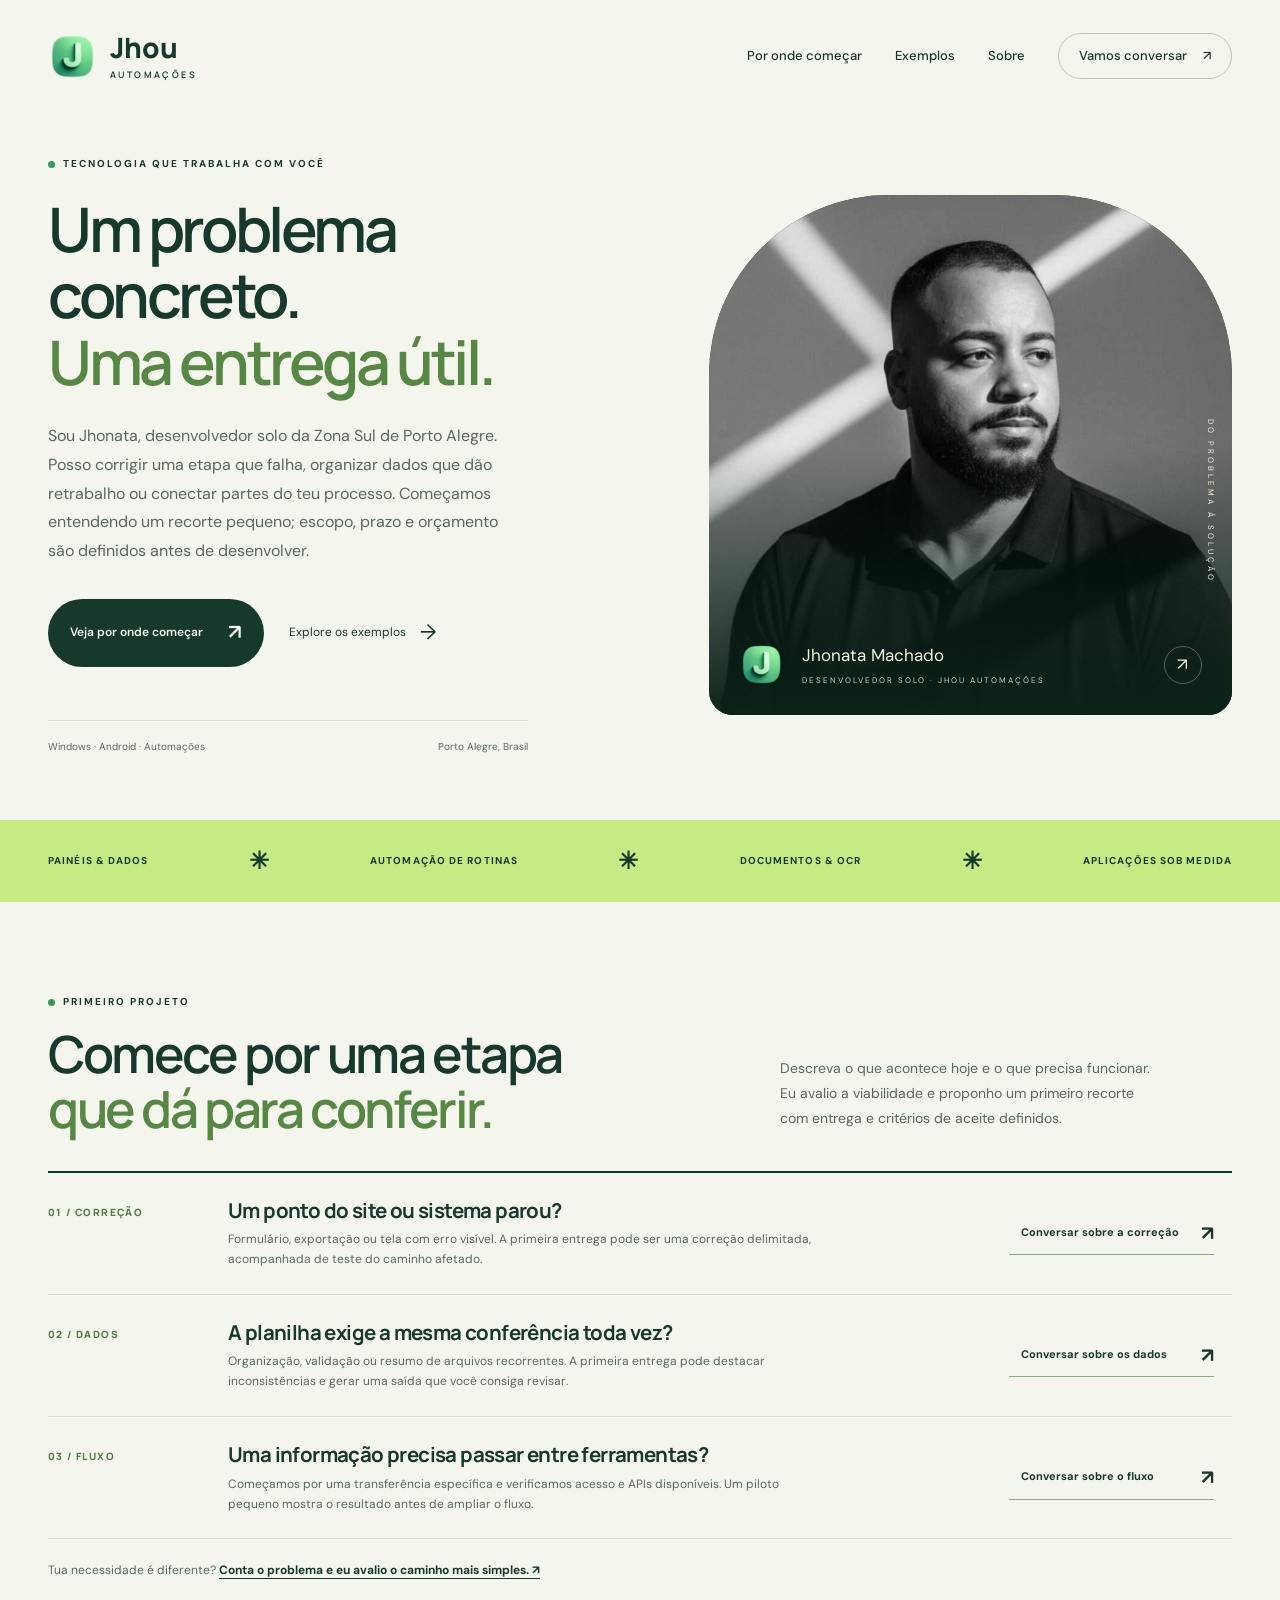
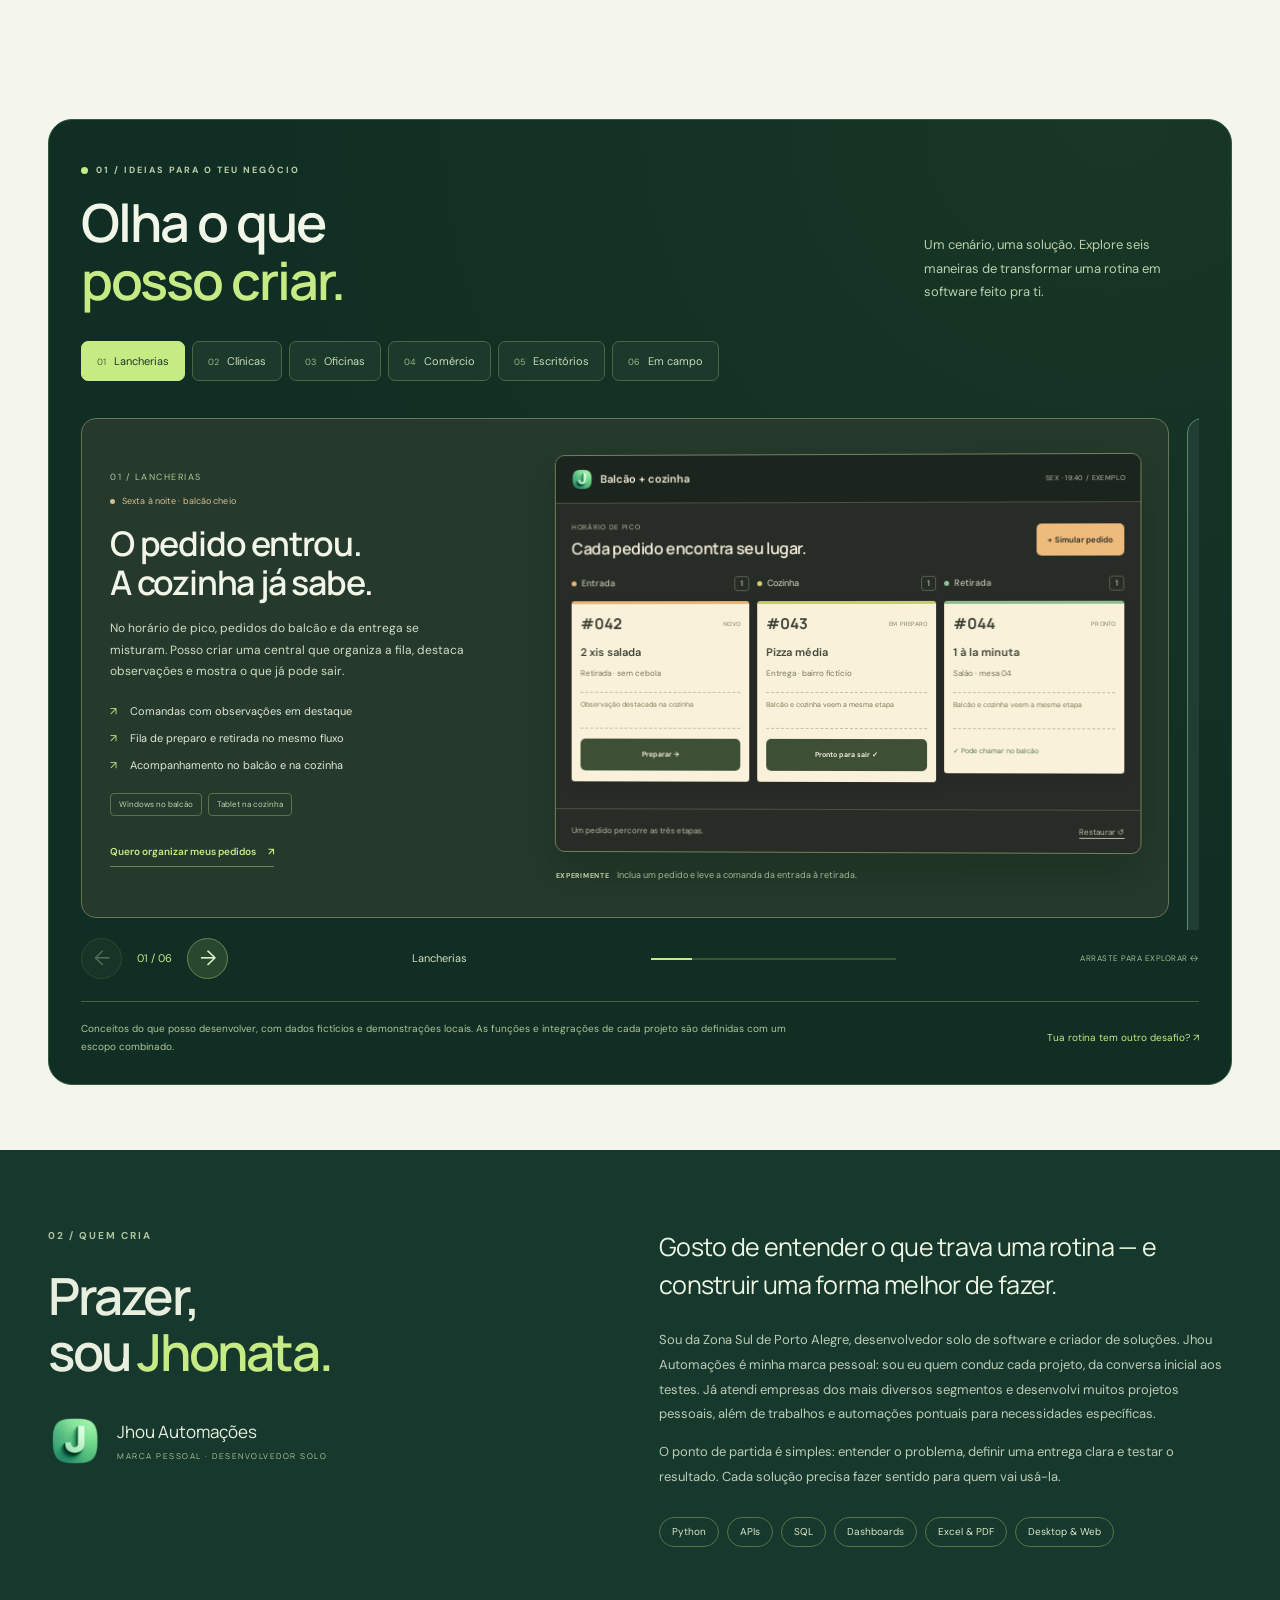
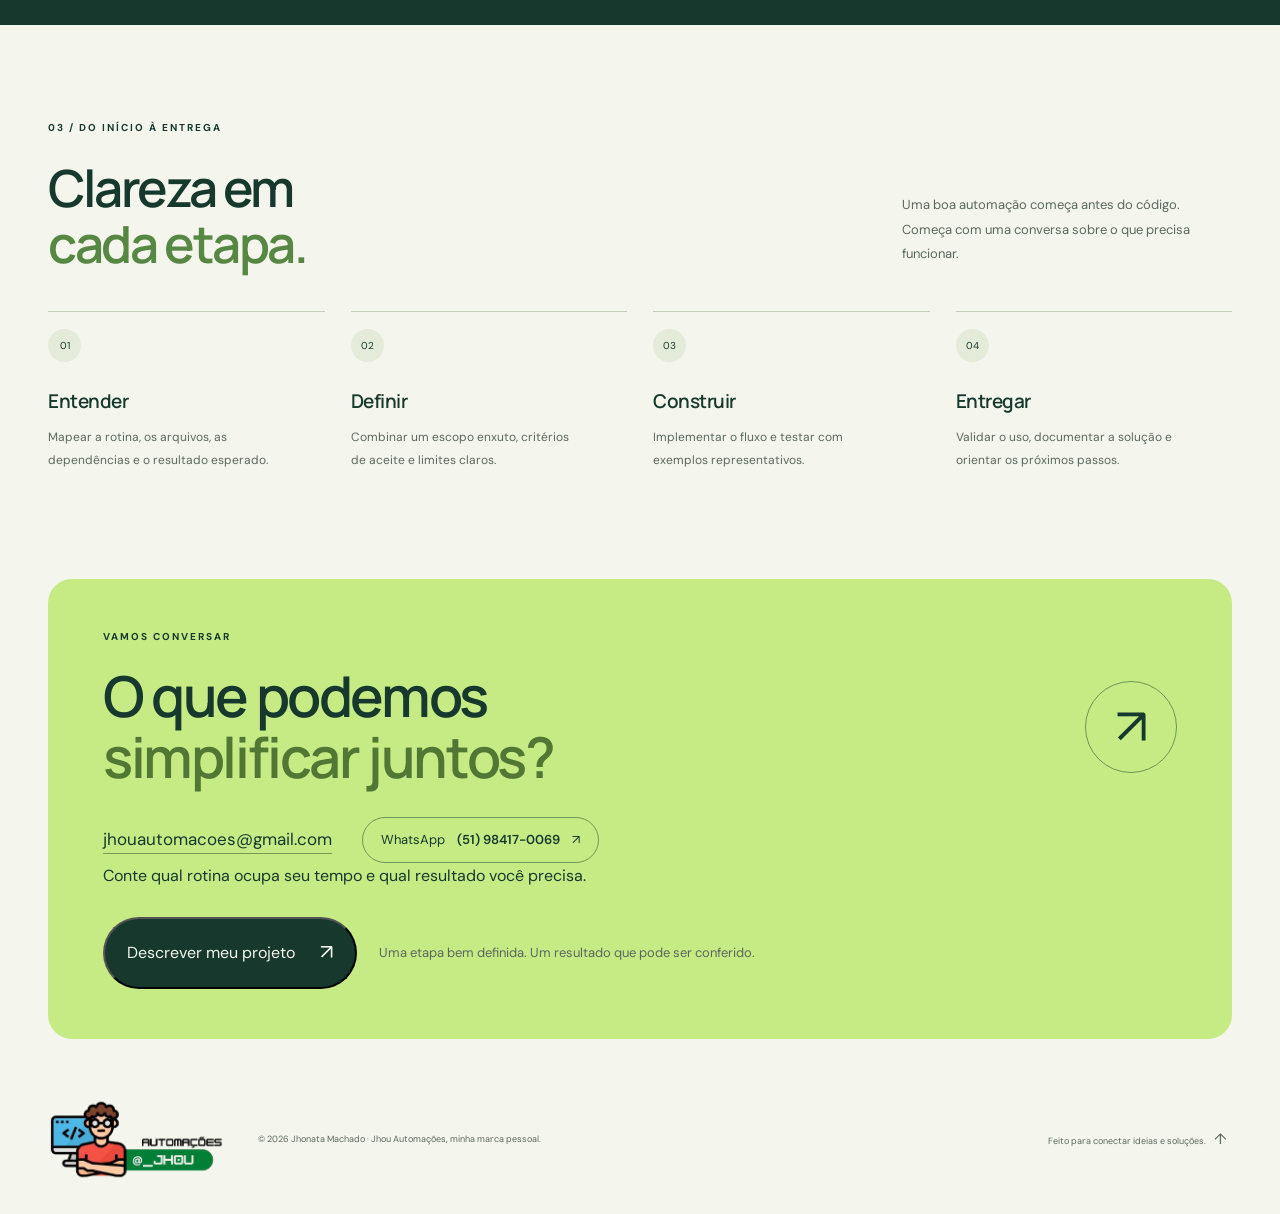
<file: index.html>
<!doctype html>
<html lang="pt-BR">
<head>
  <meta charset="utf-8"><meta name="viewport" content="width=device-width, initial-scale=1">
  <meta name="theme-color" content="#153e32">
  <meta name="description" content="Jhonata Machado, desenvolvedor solo da Jhou Automações em Porto Alegre. Correções pontuais, organização de dados e fluxos sob medida com escopo e testes claros.">
  <title>Jhou Automações — Jhonata Machado</title>
  <link rel="icon" href="jhou-mark.ico" type="image/x-icon"><link rel="stylesheet" href="style.css?v=20261010-solo">
  <script src="site.js?v=20261010-solo" defer></script>
  <link rel="stylesheet" href="pedido.css?v=1"><script src="pedido.js?v=1" defer></script>
  <link rel="stylesheet" href="solucoes.css?v=20261010-5"><script src="solucoes.js?v=20261010-5" defer></script>
  <link rel="stylesheet" href="cenarios.css?v=20261010-5">
  <link rel="stylesheet" href="comercial.css?v=20261103-1">
</head>
<body>
  <a class="skip" href="#conteudo">Pular para o conteúdo</a>
  <header class="header wrap">
    <a href="#inicio" class="brand" aria-label="Jhou Automações — início"><img class="brand-icon" src="jhou-mark.ico" alt="" width="49" height="49"><span>Jhou<span class="brand-sub">AUTOMAÇÕES</span></span></a>
    <button class="menu" aria-controls="nav" aria-expanded="false">Menu <span aria-hidden="true">☰</span></button>
    <nav id="nav" aria-label="Navegação principal"><a href="#comecar">Por onde começar</a><a href="#projetos">Exemplos</a><a href="#sobre">Sobre</a><a class="nav-contact" href="#contato">Vamos conversar <span aria-hidden="true">↗</span></a></nav>
  </header>
  <main id="conteudo">
    <section id="inicio" class="hero wrap">
      <div class="hero-copy"><p class="eyebrow"><span class="dot"></span> TECNOLOGIA QUE TRABALHA COM VOCÊ</p>
        <h1>Um problema concreto.<br><em>Uma entrega útil.</em></h1>
        <p class="lead">Sou Jhonata, desenvolvedor solo da Zona Sul de Porto Alegre. Posso corrigir uma etapa que falha, organizar dados que dão retrabalho ou conectar partes do teu processo. Começamos entendendo um recorte pequeno; escopo, prazo e orçamento são definidos antes de desenvolver.</p>
        <div class="hero-actions"><a class="button primary" href="#comecar">Veja por onde começar <span aria-hidden="true">↗</span></a><a class="text-link" href="#projetos">Explore os exemplos <span aria-hidden="true">→</span></a></div>
        <div class="hero-foot"><span>Windows · Android · Automações</span><span>Porto Alegre, Brasil</span></div>
      </div>
      <div class="portrait-panel"><img class="portrait" src="jhonata.jpg" alt="Jhonata Machado" width="1280" height="1262" fetchpriority="high"><span class="portrait-grid" aria-hidden="true"></span><div class="portrait-caption"><img class="caption-icon" src="jhou-mark.ico" alt="" width="45" height="45"><span>Jhonata Machado<small>DESENVOLVEDOR SOLO · JHOU AUTOMAÇÕES</small></span><span class="portrait-arrow" aria-hidden="true">↗</span></div><span class="image-label">DO PROBLEMA À SOLUÇÃO</span></div>
    </section>
    <div class="expertise"><div class="wrap"><span>PAINÉIS & DADOS</span><i aria-hidden="true">✳</i><span>AUTOMAÇÃO DE ROTINAS</span><i aria-hidden="true">✳</i><span>DOCUMENTOS & OCR</span><i aria-hidden="true">✳</i><span>APLICAÇÕES SOB MEDIDA</span></div></div>
    <section id="comecar" class="entry-offers wrap" aria-labelledby="entry-title">
      <div class="entry-intro"><p class="eyebrow"><span class="dot"></span> PRIMEIRO PROJETO</p><h2 id="entry-title">Comece por uma etapa<br><em>que dá para conferir.</em></h2><p>Descreva o que acontece hoje e o que precisa funcionar. Eu avalio a viabilidade e proponho um primeiro recorte com entrega e critérios de aceite definidos.</p></div>
      <div class="entry-list">
        <article class="entry-item"><span class="entry-number">01 / CORREÇÃO</span><div><h3>Um ponto do site ou sistema parou?</h3><p>Formulário, exportação ou tela com erro visível. A primeira entrega pode ser uma correção delimitada, acompanhada de teste do caminho afetado.</p></div><a href="#contato" aria-label="Conversar sobre uma correção pontual">Conversar sobre a correção <span aria-hidden="true">↗</span></a></article>
        <article class="entry-item"><span class="entry-number">02 / DADOS</span><div><h3>A planilha exige a mesma conferência toda vez?</h3><p>Organização, validação ou resumo de arquivos recorrentes. A primeira entrega pode destacar inconsistências e gerar uma saída que você consiga revisar.</p></div><a href="#contato" aria-label="Conversar sobre organização de dados">Conversar sobre os dados <span aria-hidden="true">↗</span></a></article>
        <article class="entry-item"><span class="entry-number">03 / FLUXO</span><div><h3>Uma informação precisa passar entre ferramentas?</h3><p>Começamos por uma transferência específica e verificamos acesso e APIs disponíveis. Um piloto pequeno mostra o resultado antes de ampliar o fluxo.</p></div><a href="#contato" aria-label="Conversar sobre um fluxo entre ferramentas">Conversar sobre o fluxo <span aria-hidden="true">↗</span></a></article>
      </div>
      <p class="entry-other">Tua necessidade é diferente? <a href="#contato">Conta o problema e eu avalio o caminho mais simples. <span aria-hidden="true">↗</span></a></p>
    </section>
    <section id="projetos" class="solutions wrap" data-revision="solucoes-05">
  <div class="solutions-head"><div><p class="eyebrow"><span class="dot"></span>01 / IDEIAS PARA O TEU NEGÓCIO</p><h2>Olha o que<br><em>posso criar.</em></h2></div><p>Um cenário, uma solução. Explore seis maneiras de transformar uma rotina em software feito pra ti.</p></div>
  <div class="sector-nav" role="group" aria-label="Escolher exemplo de solução"><button type="button" data-gallery-target="food" aria-pressed="true"><span>01</span>Lancherias</button><button type="button" data-gallery-target="clinic" aria-pressed="false"><span>02</span>Clínicas</button><button type="button" data-gallery-target="garage" aria-pressed="false"><span>03</span>Oficinas</button><button type="button" data-gallery-target="stock" aria-pressed="false"><span>04</span>Comércio</button><button type="button" data-gallery-target="docs" aria-pressed="false"><span>05</span>Escritórios</button><button type="button" data-gallery-target="android" aria-pressed="false"><span>06</span>Em campo</button></div>
  <div class="solution-rail" id="work-grid" tabindex="0" role="region" aria-label="Galeria de soluções; arraste ou use as setas do teclado"><article class="solution-slide scene-food" data-key="food" data-title="Lancherias" aria-label="Ideia 1 de 6: Lancherias">
      <div class="solution-text">
        <p class="solution-label">01 / LANCHERIAS</p>
        <div class="scenario-context"><span></span>Sexta à noite · balcão cheio</div>
        <h3>O pedido entrou.<br>A cozinha já sabe.</h3>
        <p>No horário de pico, pedidos do balcão e da entrega se misturam. Posso criar uma central que organiza a fila, destaca observações e mostra o que já pode sair.</p>
        <ul><li>Comandas com observações em destaque</li><li>Fila de preparo e retirada no mesmo fluxo</li><li>Acompanhamento no balcão e na cozinha</li></ul>
        <div class="solution-formats"><span>Windows no balcão</span><span>Tablet na cozinha</span></div>
        <a class="solution-link" href="mailto:jhouautomacoes@gmail.com?subject=Quero%20organizar%20meus%20pedidos">Quero organizar meus pedidos <span aria-hidden="true">↗</span></a>
      </div>
      <div class="solution-preview"><div data-demo="food"></div><p class="preview-caption"><span>EXPERIMENTE</span> Inclua um pedido e leve a comanda da entrada à retirada.</p></div>
    </article><article class="solution-slide scene-clinic" data-key="clinic" data-title="Clínicas" aria-label="Ideia 2 de 6: Clínicas">
      <div class="solution-text">
        <p class="solution-label">02 / CLÍNICAS</p>
        <div class="scenario-context"><span></span>Quarta à tarde · um cancelamento</div>
        <h3>Abriu um horário.<br>A agenda se reorganiza.</h3>
        <p>Um cancelamento deixa um espaço na agenda, enquanto outras pessoas aguardam atendimento. Posso reunir disponibilidade, lista de espera e confirmação em um painel da recepção.</p>
        <ul><li>Encaixes por preferência de horário</li><li>Confirmação e pendências em acompanhamento</li><li>Histórico administrativo de cada solicitação</li></ul>
        <div class="solution-formats"><span>Painel Web / Windows</span><span>Acesso pelo celular</span></div>
        <a class="solution-link" href="mailto:jhouautomacoes@gmail.com?subject=Quero%20melhorar%20minha%20agenda">Quero melhorar minha agenda <span aria-hidden="true">↗</span></a>
      </div>
      <div class="solution-preview"><div data-demo="clinic"></div><p class="preview-caption"><span>EXPERIMENTE</span> Reserve o horário livre para uma solicitação da lista de espera.</p></div>
    </article><article class="solution-slide scene-garage" data-key="garage" data-title="Oficinas" aria-label="Ideia 3 de 6: Oficinas">
      <div class="solution-text">
        <p class="solution-label">03 / OFICINAS</p>
        <div class="scenario-context"><span></span>Uma ordem · do orçamento à entrega</div>
        <h3>Orçamento entendido.<br>Serviço acompanhado.</h3>
        <p>O cliente quer saber o valor e a oficina precisa registrar o que foi autorizado. Posso conectar orçamento, aprovação e execução na mesma ordem de serviço.</p>
        <ul><li>Peças, serviços e valores discriminados</li><li>Registro de aprovação antes de iniciar</li><li>Etapas e resumo da entrega no histórico</li></ul>
        <div class="solution-formats"><span>Windows na oficina</span><span>Consulta no celular</span></div>
        <a class="solution-link" href="mailto:jhouautomacoes@gmail.com?subject=Quero%20acompanhar%20meus%20servi%C3%A7os">Quero acompanhar meus serviços <span aria-hidden="true">↗</span></a>
      </div>
      <div class="solution-preview"><div data-demo="garage"></div><p class="preview-caption"><span>EXPERIMENTE</span> Aprove o orçamento de exemplo e acompanhe as etapas até a entrega.</p></div>
    </article><article class="solution-slide scene-stock" data-key="stock" data-title="Comércio" aria-label="Ideia 4 de 6: Comércio">
      <div class="solution-text">
        <p class="solution-label">04 / COMÉRCIO</p>
        <div class="scenario-context"><span></span>Segunda de manhã · planejar a compra</div>
        <h3>A reposição começa<br>no que realmente sai.</h3>
        <p>Estoque baixo nem sempre diz quanto comprar. Posso cruzar a saída dos produtos com o saldo e o prazo do fornecedor para preparar uma lista que tu confere antes de pedir.</p>
        <ul><li>Saída média e cobertura por produto</li><li>Sugestão considerando prazo de entrega</li><li>Lista de reposição pronta para revisão</li></ul>
        <div class="solution-formats"><span>Windows na loja</span><span>Leitura no Android</span></div>
        <a class="solution-link" href="mailto:jhouautomacoes@gmail.com?subject=Quero%20planejar%20minha%20reposi%C3%A7%C3%A3o">Quero planejar minha reposição <span aria-hidden="true">↗</span></a>
      </div>
      <div class="solution-preview"><div data-demo="stock"></div><p class="preview-caption"><span>EXPERIMENTE</span> Altere a cobertura de 7 para 14 dias e veja a sugestão mudar.</p></div>
    </article><article class="solution-slide scene-docs" data-key="docs" data-title="Escritórios" aria-label="Ideia 5 de 6: Escritórios">
      <div class="solution-text">
        <p class="solution-label">05 / ESCRITÓRIOS</p>
        <div class="scenario-context"><span></span>Um lote de PDFs · uma base conferida</div>
        <h3>PDFs de um lado.<br>Dados prontos do outro.</h3>
        <p>Copiar valores e datas de vários documentos ocupa tempo e dificulta a conferência. Posso organizar os campos, mostrar a origem e separar as pendências antes de montar uma planilha.</p>
        <ul><li>Campos ligados à página de origem</li><li>Pendências destacadas para conferência</li><li>Exportação organizada para Excel ou CSV</li></ul>
        <div class="solution-formats"><span>Programa Windows</span><span>Automação de arquivos</span></div>
        <a class="solution-link" href="mailto:jhouautomacoes@gmail.com?subject=Quero%20organizar%20meus%20documentos">Quero organizar meus documentos <span aria-hidden="true">↗</span></a>
      </div>
      <div class="solution-preview"><div data-demo="docs"></div><p class="preview-caption"><span>EXPERIMENTE</span> Confira o campo pendente e abra a tabela do lote demonstrativo.</p></div>
    </article><article class="solution-slide scene-android" data-key="android" data-title="Em campo" aria-label="Ideia 6 de 6: Em campo">
      <div class="solution-text">
        <p class="solution-label">06 / EM CAMPO</p>
        <div class="scenario-context"><span></span>Fora do escritório · visita técnica</div>
        <h3>Terminou a visita?<br>O registro vai junto.</h3>
        <p>Quem trabalha na rua precisa registrar o serviço sem depender de mensagens soltas. Posso criar um app com checklist, observações e fila de envio para quando a conexão voltar.</p>
        <ul><li>Checklist e registros por visita</li><li>Fotos e observações vinculadas ao serviço</li><li>Sincronização com um painel no escritório</li></ul>
        <div class="solution-formats"><span>App Android</span><span>Painel no escritório</span></div>
        <a class="solution-link" href="mailto:jhouautomacoes@gmail.com?subject=Quero%20um%20app%20para%20minha%20rotina">Quero um app para minha rotina <span aria-hidden="true">↗</span></a>
      </div>
      <div class="solution-preview"><div data-demo="android"></div><p class="preview-caption"><span>EXPERIMENTE</span> Conclua o checklist, registre a visita e simule a sincronização.</p></div>
    </article></div>
  <div class="solution-nav"><div class="solution-controls"><button type="button" id="gallery-prev" aria-label="Exemplo anterior" disabled>←</button><span id="gallery-position" aria-live="polite">01 / 06</span><button type="button" id="gallery-next" aria-label="Próximo exemplo">→</button></div><span id="gallery-current">Lancherias</span><span class="rail-progress" aria-hidden="true"><i></i></span><span class="gallery-hint">ARRASTE PARA EXPLORAR ↔</span></div>
  <div class="solution-disclaimer"><p>Conceitos do que posso desenvolver, com dados fictícios e demonstrações locais. As funções e integrações de cada projeto são definidas com um escopo combinado.</p><a href="#contato">Tua rotina tem outro desafio? ↗</a></div>
</section>
    <section id="sobre" class="about"><div class="wrap about-grid"><div><p class="eyebrow">02 / QUEM CRIA</p><h2>Prazer,<br>sou <em>Jhonata.</em></h2><div class="about-brand"><img src="jhou-mark.ico" alt="" width="54" height="54" loading="lazy"><span>Jhou Automações<small>MARCA PESSOAL · DESENVOLVEDOR SOLO</small></span></div></div><div class="about-copy"><p class="big-text">Gosto de entender o que trava uma rotina — e construir uma forma melhor de fazer.</p><p>Sou da Zona Sul de Porto Alegre, desenvolvedor solo de software e criador de soluções. Jhou Automações é minha marca pessoal: sou eu quem conduz cada projeto, da conversa inicial aos testes. Já atendi empresas dos mais diversos segmentos e desenvolvi muitos projetos pessoais, além de trabalhos e automações pontuais para necessidades específicas.</p><p>O ponto de partida é simples: entender o problema, definir uma entrega clara e testar o resultado. Cada solução precisa fazer sentido para quem vai usá-la.</p><div class="tech-tags"><span>Python</span><span>APIs</span><span>SQL</span><span>Dashboards</span><span>Excel & PDF</span><span>Desktop & Web</span></div></div></div></section>
    <section id="processo" class="section wrap process"><div class="section-heading"><div><p class="eyebrow">03 / DO INÍCIO À ENTREGA</p><h2>Clareza em<br><em>cada etapa.</em></h2></div><p>Uma boa automação começa antes do código. Começa com uma conversa sobre o que precisa funcionar.</p></div><div class="steps"><article><span>01</span><h3>Entender</h3><p>Mapear a rotina, os arquivos, as dependências e o resultado esperado.</p></article><article><span>02</span><h3>Definir</h3><p>Combinar um escopo enxuto, critérios de aceite e limites claros.</p></article><article><span>03</span><h3>Construir</h3><p>Implementar o fluxo e testar com exemplos representativos.</p></article><article><span>04</span><h3>Entregar</h3><p>Validar o uso, documentar a solução e orientar os próximos passos.</p></article></div></section>
    <section id="contato" class="contact wrap"><p class="eyebrow">VAMOS CONVERSAR</p><div class="contact-row"><h2>O que podemos<br><em>simplificar juntos?</em></h2><a class="contact-arrow" href="mailto:jhouautomacoes@gmail.com" aria-label="Enviar e-mail para Jhonata Machado">↗</a></div><div class="contact-links"><a class="email" href="mailto:jhouautomacoes@gmail.com">jhouautomacoes@gmail.com</a><a class="whatsapp-link" href="https://wa.me/5551984170069" target="_blank" rel="noopener noreferrer" aria-label="Conversar com Jhonata Machado no WhatsApp">WhatsApp <span>(51) 98417-0069</span><span aria-hidden="true">↗</span></a></div><p>Conte qual rotina ocupa seu tempo e qual resultado você precisa.</p><div class="brief-actions"><button type="button" class="button primary" data-open-pedido>Descrever meu projeto <span aria-hidden="true">↗</span></button><span class="brief-note">Uma etapa bem definida. Um resultado que pode ser conferido.</span></div></section>
  </main>

<dialog id="pedido-dialog" class="brief-dialog" aria-labelledby="pedido-title">
  <header class="brief-head"><span class="eyebrow">JHOU / SEU PRÓXIMO PASSO</span><h2 id="pedido-title">Conte a rotina.<br>Vamos desenhar a solução.</h2><p>Pequenas automações, dados organizados e relatórios claros. Eu conduzo seu projeto com testes e escopo confirmado antes de começar.</p><button type="button" class="brief-close" data-close-pedido aria-label="Fechar formulário">×</button></header>
  <form id="pedido-form" class="brief-form">
    <label class="brief-field">Seu nome<input name="name" autocomplete="name" required minlength="2" maxlength="100"></label>
    <label class="brief-field">E-mail para resposta<input name="email" type="email" autocomplete="email" required maxlength="200"></label>
    <label class="brief-field">Qual resultado você procura?<select name="service"><option value="sob_medida">Avaliar uma correção ou solução pontual</option><option value="csv_limpeza">Conferir e organizar planilha ou CSV</option><option value="painel_csv">Criar um relatório ou painel de dados</option><option value="changelog_json">Organizar notas de versão</option></select></label>
    <label class="brief-field">Ferramenta utilizada<input name="tool" placeholder="Ex.: Excel, CSV, sistema web" maxlength="150"></label>
    <label class="brief-field brief-wide">O que acontece hoje?<textarea name="problem" placeholder="Descreva uma etapa específica e o que toma seu tempo." required minlength="10" maxlength="1500"></textarea></label>
    <label class="brief-field brief-wide">Como deve ficar?<textarea name="expected_result" placeholder="Qual saída ou resultado permitiria conferir que deu certo?" required minlength="5" maxlength="1000"></textarea></label>
    <label class="brief-field">Prazo desejado<input name="deadline" placeholder="Ex.: próxima semana" maxlength="120"></label>
    <label class="brief-field">Orçamento disponível, se definido<input name="budget" placeholder="Informe valor e moeda, se quiser" maxlength="120"></label>
    <label class="brief-trap" aria-hidden="true">Website<input name="website" tabindex="-1" autocomplete="off"></label>
    <label class="brief-consent brief-wide"><input type="checkbox" name="consent" required><span>Autorizo uma resposta sobre este pedido. Entendo que a execução usa agente de IA e que escopo, preço e prazo dependem de avaliação. Não enviarei senhas, documentos pessoais, dados sensíveis ou acessos de produção.</span></label>
    <button type="submit" class="button primary brief-submit">Preparar meu pedido <span aria-hidden="true">↗</span></button>
    <p id="pedido-status" class="brief-status brief-wide" role="status" aria-live="polite">O formulário funciona no seu navegador. Os dados só saem quando você enviar o e-mail; não há envio automático nem armazenamento neste site.</p>
    <pre id="pedido-preview" class="brief-preview brief-wide" hidden></pre>
    <div class="brief-tools brief-wide"><a id="pedido-email" class="button primary" hidden>Abrir e-mail para revisar e enviar ↗</a><button id="pedido-download" type="button" hidden>Baixar pedido em JSON</button></div>
  </form>
</dialog>

  <footer class="footer wrap"><img class="original-logo" src="jhou-logo.png" alt="Logo original Jhou Automações" width="391" height="186" loading="lazy"><div class="footer-copy"><span>© <span id="year">2026</span> Jhonata Machado · Jhou Automações, minha marca pessoal.</span><span>Feito para conectar ideias e soluções. <a href="#inicio" aria-label="Voltar ao início">↑</a></span></div></footer>
</body>
</html>
</file>
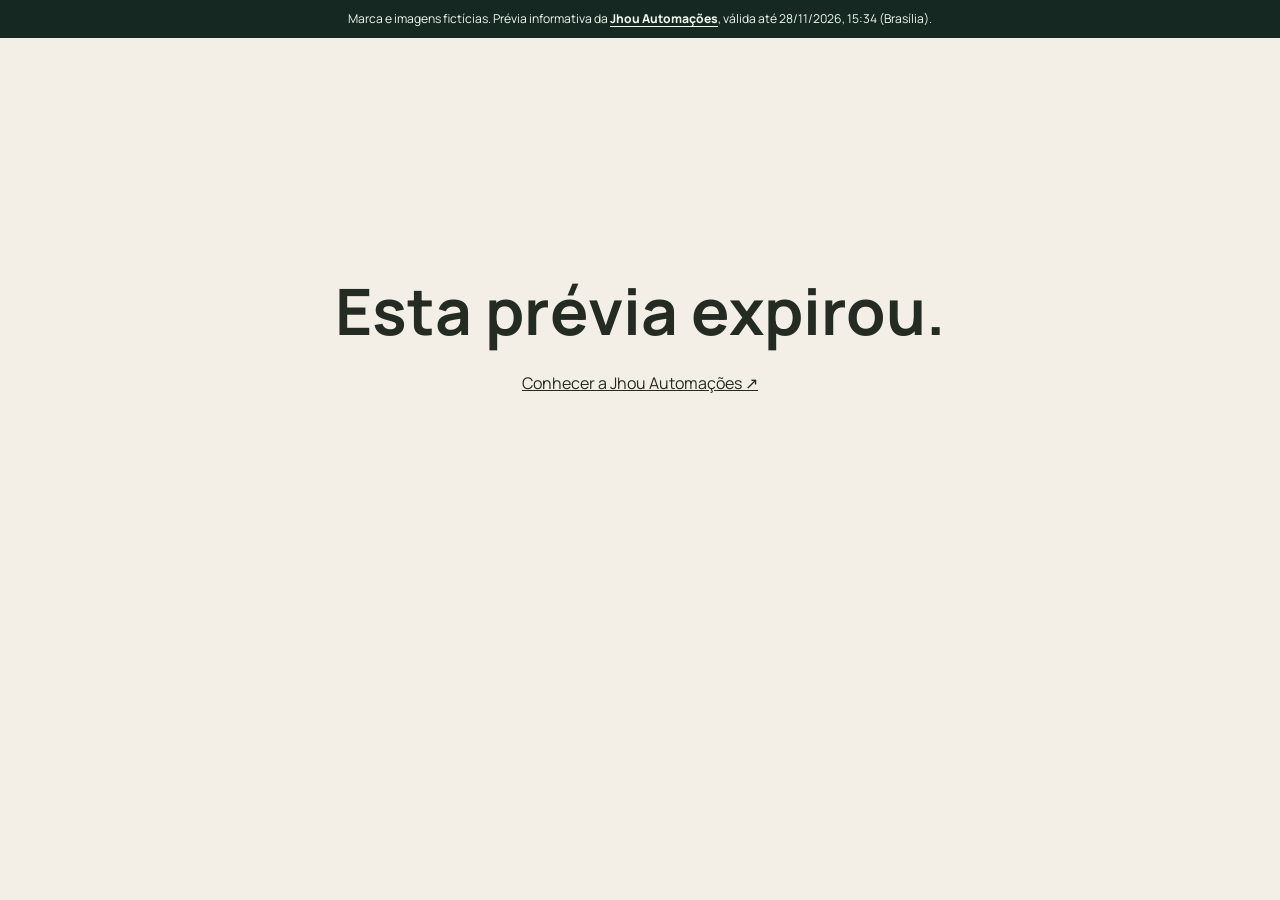
<file: sites-temporarios/sites-comerciais-20261125/arquitetura/index.html>
<!doctype html>
<html lang="pt-BR">
<head>
  <meta charset="utf-8">
  <meta name="viewport" content="width=device-width, initial-scale=1">
  <meta name="robots" content="noindex,nofollow,noarchive">
  <title>Morada Estúdio · Conceito de site</title>
  <link rel="stylesheet" href="../assets/base.css">
  <link rel="stylesheet" href="../assets/obra.css">
  <script src="../assets/shared.js" defer></script>
  <script src="../assets/obra.js" defer></script>
</head>
<body>
  <div class="preview-strip">Marca e imagens fictícias. Prévia informativa da <a href="https://jhouautomacoes-art.github.io/">Jhou Automações</a>, válida até <time datetime="2026-11-28T18:34:07.086Z">28/11/2026, 15:34 (Brasília)</time>.</div>
  <noscript><p>Ative o JavaScript para abrir esta demonstração.</p></noscript>
  <div id="demo" hidden>
    <header class="top wrap">
      <a class="brand" href="#inicio"><i aria-hidden="true">M</i> Morada Estúdio</a>
      <nav aria-label="Principal"><a class="nav-secondary" href="#servicos">Serviços</a><a href="#briefing">Planejar minha obra ↘</a></nav>
    </header>
    <main id="inicio">
      <section class="hero wrap" aria-labelledby="hero-title">
        <div class="hero-copy">
          <p class="eyebrow">Arquitetura e execução</p>
          <h1 id="hero-title">Sua obra começa no papel.</h1>
          <p>Do primeiro desenho ao acompanhamento da obra, veja como organizar seu projeto e dar o próximo passo.</p>
          <a class="action" href="#briefing">Montar pedido de orçamento <span aria-hidden="true">↗</span></a>
        </div>
        <figure>
          <img src="../assets/obra.webp" width="1440" height="960" alt="Casa térrea contemporânea com jardim tropical e pátio interno" fetchpriority="high">
          <figcaption>Residência ilustrativa</figcaption>
        </figure>
      </section>
      <section class="services wrap" id="servicos" aria-label="Serviços">
        <article><h2>Projeto</h2><p>Distribuição dos ambientes, materiais e decisões de execução.</p></article>
        <article><h2>Reforma</h2><p>Mapeamento das prioridades do imóvel para conversar sobre escopo.</p></article>
        <article><h2>Acompanhamento</h2><p>Registro das etapas e alinhamento de pendências ao longo da obra.</p></article>
      </section>
      <section class="brief wrap" id="briefing">
        <div class="brief-copy"><p class="eyebrow">Pedido de orçamento</p><h2>Conte o que você quer construir.</h2><p>Experimente organizar um briefing com dados de exemplo. O resumo fica nesta página e pode ser baixado como texto.</p></div>
        <div class="form-shell">
          <ol class="progress" aria-label="Etapas"><li aria-current="step">Serviço</li><li>Dimensões</li><li>Revisão</li></ol>
          <form id="brief" novalidate>
            <fieldset data-step="0">
              <legend tabindex="-1">Qual serviço você procura?</legend>
              <label class="option"><input type="radio" name="service" value="Projeto arquitetônico" required> Projeto arquitetônico</label>
              <label class="option"><input type="radio" name="service" value="Reforma" required> Reforma</label>
              <label class="option"><input type="radio" name="service" value="Acompanhamento de obra" required> Acompanhamento de obra</label>
            </fieldset>
            <fieldset data-step="1" hidden disabled>
              <legend tabindex="-1">Qual é o ponto de partida?</legend>
              <div class="form-grid">
                <label>Tipo de imóvel<select name="property" required><option value="">Selecione</option><option>Casa</option><option>Apartamento</option><option>Espaço comercial</option></select></label>
                <label>Área aproximada em m²<input name="area" type="number" min="1" max="10000" step="1" required placeholder="Ex.: 80"></label>
              </div>
            </fieldset>
            <fieldset data-step="2" hidden disabled>
              <legend tabindex="-1">Resumo do pedido</legend><pre id="summary"></pre>
            </fieldset>
            <div class="buttons"><button type="button" class="action secondary" id="back" hidden>Voltar</button><button type="submit" class="action" id="next">Continuar →</button><button type="button" class="action" id="download" hidden>Baixar briefing ↓</button></div>
            <p id="status" class="status" role="status" aria-live="polite"></p>
          </form>
        </div>
      </section>
    </main>
    <footer><div class="wrap"><p>Conceito independente. O fluxo real e o canal de recebimento seriam definidos com o negócio.</p><a href="https://jhouautomacoes-art.github.io/#contato">Conversar com Jhonata ↗</a></div></footer>
  </div>
  <main class="expiration" id="expiration" hidden><h1>Esta prévia expirou.</h1><a href="https://jhouautomacoes-art.github.io/">Conhecer a Jhou Automações ↗</a></main>
</body>
</html>
</file>
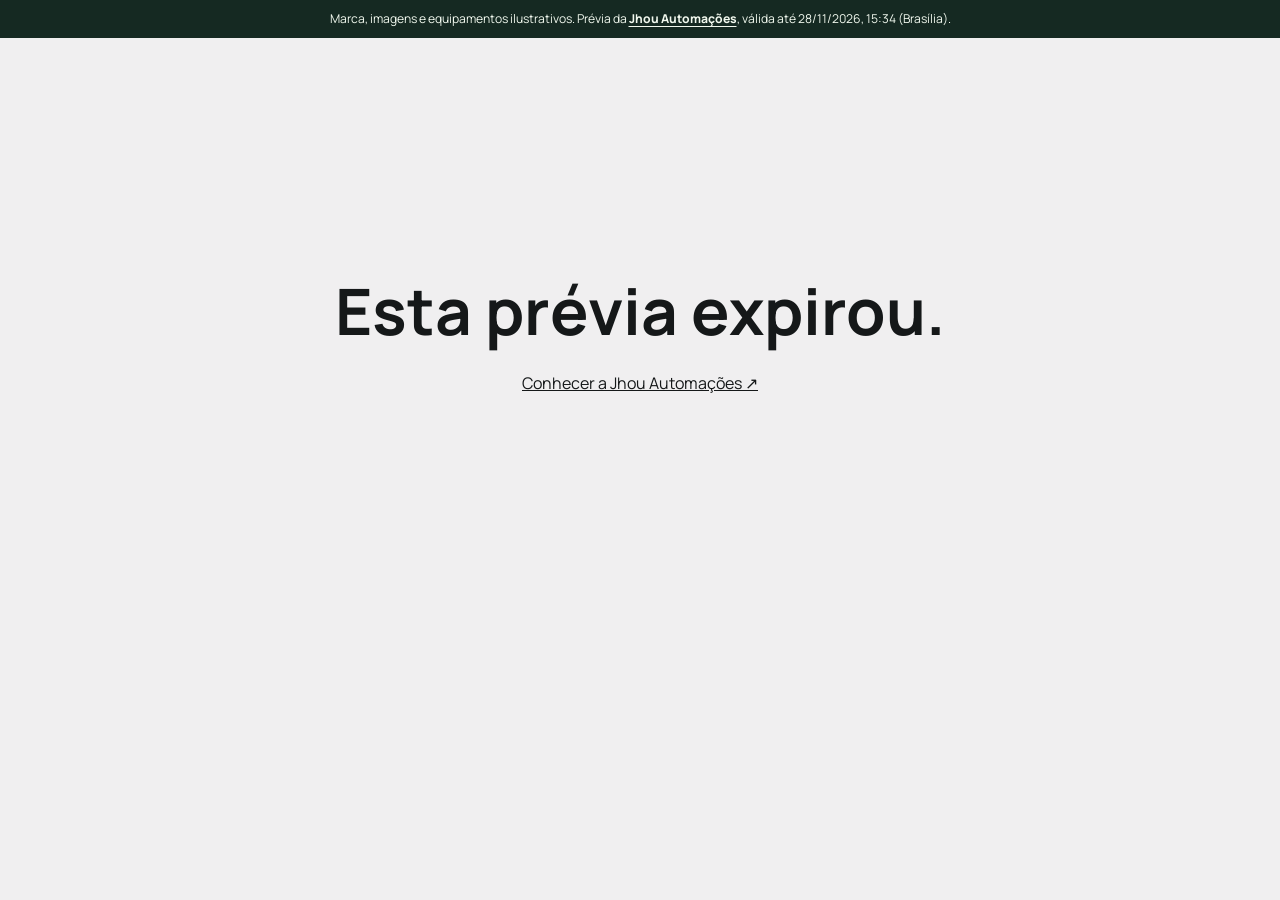
<file: sites-temporarios/sites-comerciais-20261125/cozinhas/index.html>
<!doctype html>
<html lang="pt-BR">
<head>
  <meta charset="utf-8">
  <meta name="viewport" content="width=device-width, initial-scale=1">
  <meta name="robots" content="noindex,nofollow,noarchive">
  <title>Forja Técnica · Conceito de site</title>
  <link rel="stylesheet" href="../assets/base.css">
  <link rel="stylesheet" href="../assets/cozinha.css">
  <script src="../assets/fuse.js" defer></script>
  <script src="../assets/shared.js" defer></script>
  <script src="../assets/cozinha.js" defer></script>
</head>
<body>
  <div class="preview-strip">Marca, imagens e equipamentos ilustrativos. Prévia da <a href="https://jhouautomacoes-art.github.io/">Jhou Automações</a>, válida até <time datetime="2026-11-28T18:34:07.086Z">28/11/2026, 15:34 (Brasília)</time>.</div>
  <noscript><p>Ative o JavaScript para abrir esta demonstração.</p></noscript>
  <div id="demo" hidden>
    <header class="top wrap">
      <a class="brand" href="#inicio"><i aria-hidden="true">F</i> Forja Técnica</a>
      <nav aria-label="Principal"><a class="nav-secondary" href="#catalogo">Equipamentos</a><a href="#cotacao">Lista de cotação ↘</a></nav>
    </header>
    <main id="inicio">
      <section class="hero wrap" aria-labelledby="hero-title">
        <div class="hero-copy"><p class="eyebrow">Cozinhas profissionais</p><h1 id="hero-title">Do preparo à expedição.</h1><p>Encontre os equipamentos por etapa de operação e reúna os itens para cotar com a equipe comercial.</p><a class="action" href="#catalogo">Explorar catálogo ↓</a></div>
        <figure><img src="../assets/cozinha.webp" width="1440" height="960" alt="Linha de preparo profissional em aço escovado, com iluminação quente" fetchpriority="high"><figcaption>Cozinha ilustrativa</figcaption></figure>
      </section>
      <section class="catalog wrap" id="catalogo">
        <h2>Monte sua lista.</h2><p class="intro">Teste a busca, selecione equipamentos e ajuste as quantidades. A lista pode ser baixada para conferência.</p>
        <div class="layout">
          <div>
            <div class="toolbar">
              <label for="search">Buscar equipamento<input type="search" id="search" placeholder="Ex.: forno ou refrigeração" autocomplete="off"></label>
              <div class="filters" aria-label="Filtrar categoria">
                <button type="button" data-filter="Todas" aria-pressed="true">Todas</button>
                <button type="button" data-filter="Cocção" aria-pressed="false">Cocção</button>
                <button type="button" data-filter="Refrigeração" aria-pressed="false">Refrigeração</button>
                <button type="button" data-filter="Preparo" aria-pressed="false">Preparo</button>
              </div>
              <p class="status" role="status" id="found"></p>
            </div>
            <div class="items" id="items"></div>
          </div>
          <aside class="quote" id="cotacao"><h2>Lista de cotação</h2><p id="count" aria-live="polite">0 equipamentos</p><ul id="lines"></ul><button class="action" type="button" id="download" disabled>Baixar lista ↓</button><p id="status" class="status" role="status"></p></aside>
        </div>
      </section>
    </main>
    <footer><div class="wrap"><p>Catálogo demonstrativo. A lista fica nesta página. Preços, estoque e integração dependeriam do escopo real.</p><a href="https://jhouautomacoes-art.github.io/#contato">Conversar com Jhonata ↗</a></div></footer>
  </div>
  <main class="expiration" id="expiration" hidden><h1>Esta prévia expirou.</h1><a href="https://jhouautomacoes-art.github.io/">Conhecer a Jhou Automações ↗</a></main>
</body>
</html>
</file>
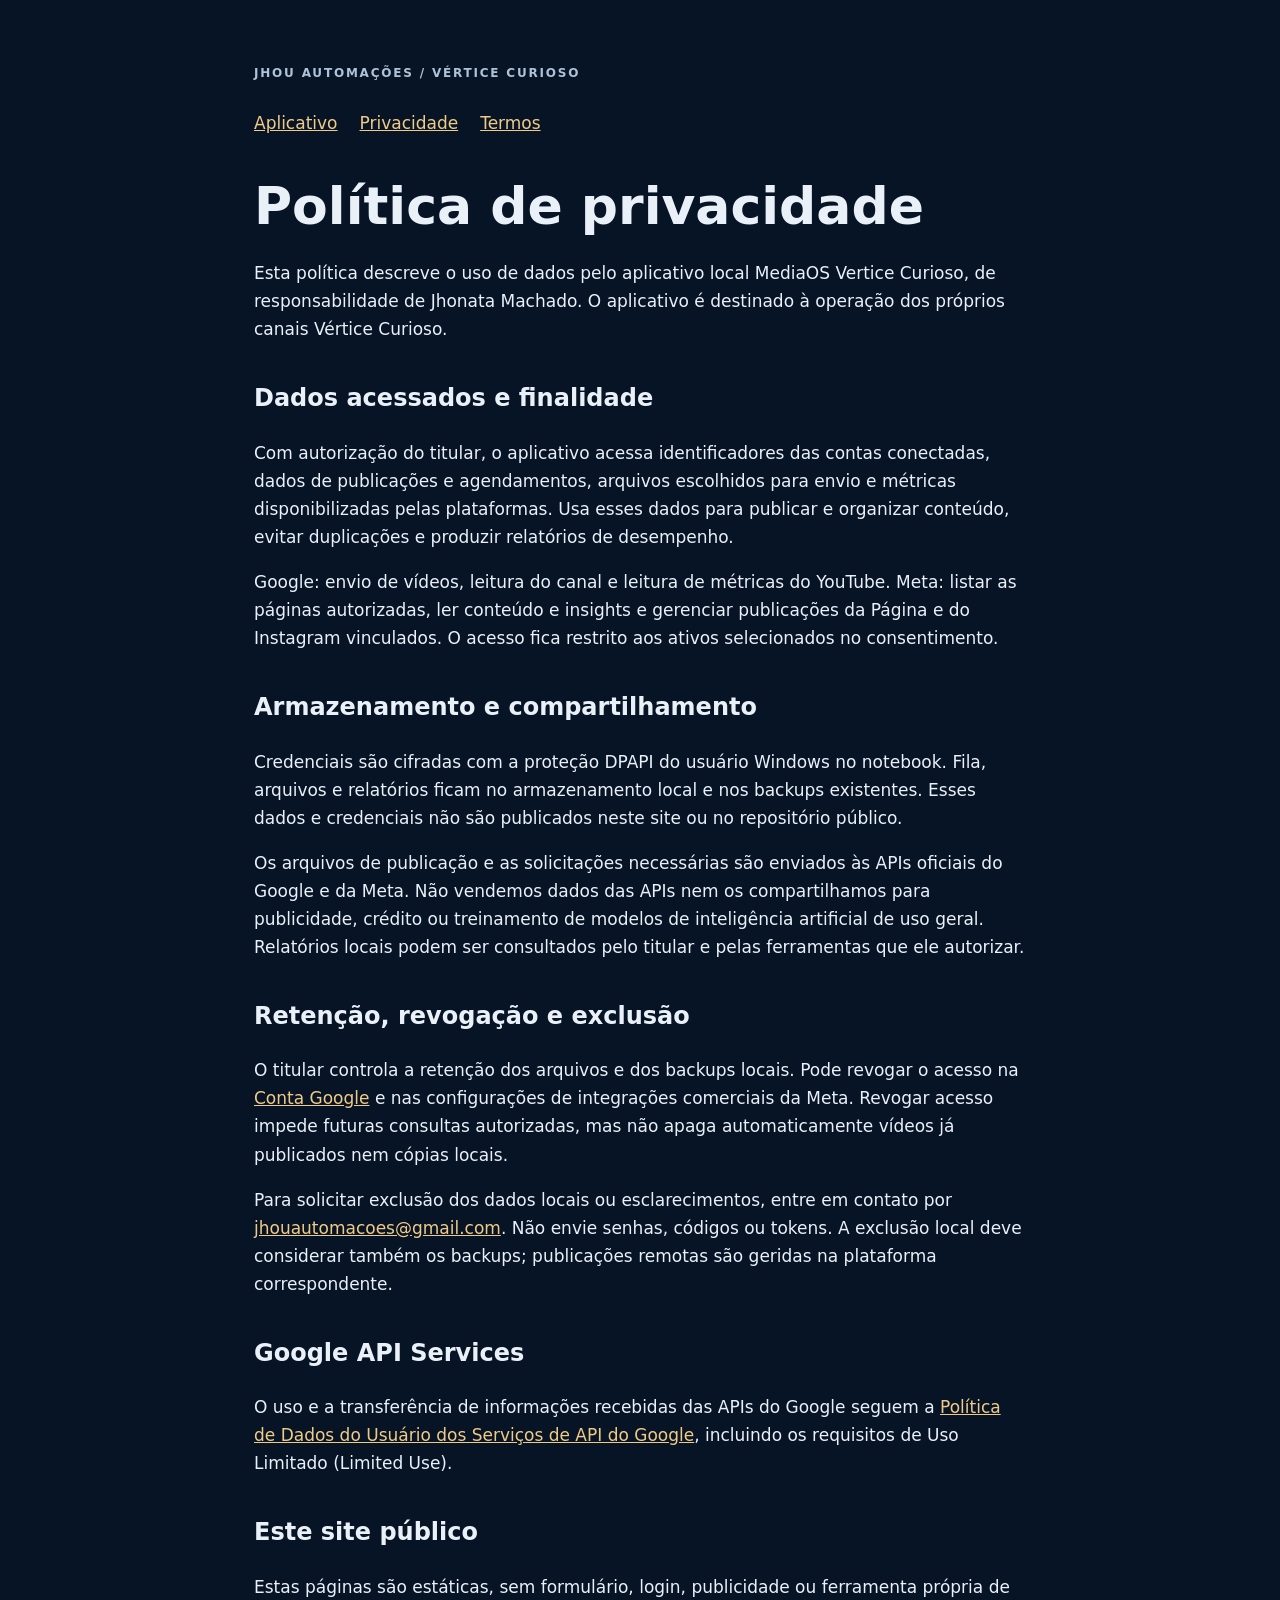
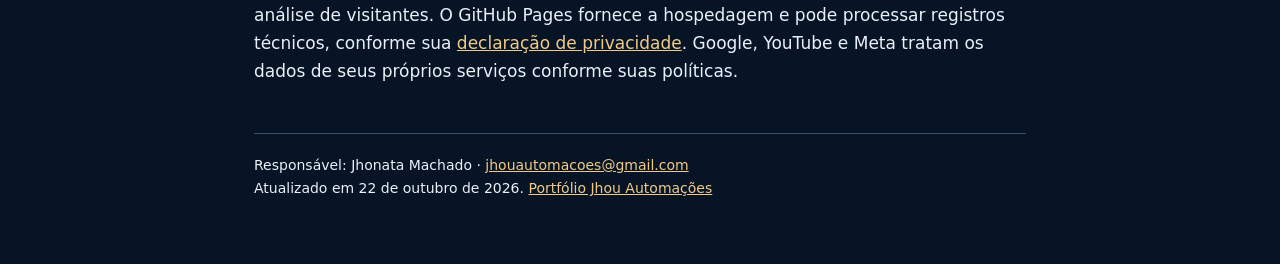
<file: mediaos-privacidade.html>
<!doctype html><html lang="pt-BR"><meta charset="utf-8"><meta name="viewport" content="width=device-width,initial-scale=1"><meta name="description" content="MediaOS Vertice Curioso: operação local, publicação orgânica e métricas oficiais."><title>Política de privacidade — MediaOS</title><style>*{box-sizing:border-box}body{margin:0;background:#071426;color:#eaf0f7;font:17px/1.65 system-ui,sans-serif}main{max-width:820px;margin:auto;padding:64px 24px}nav{display:flex;gap:22px;flex-wrap:wrap;margin:25px 0 40px}a{color:#f0cb87}a:focus-visible{outline:3px solid #f0cb87;outline-offset:5px}small,.eyebrow{color:#aec2d8}h1{font-size:clamp(34px,6vw,52px);line-height:1.12;margin:16px 0 24px}h2{font-size:24px;margin-top:36px}p,li{max-width:72ch}.eyebrow{letter-spacing:.15em;font-size:12px;font-weight:700}.panel{border:1px solid #38516c;border-radius:16px;padding:22px;background:#0d2036}footer{border-top:1px solid #38516c;margin-top:48px;padding-top:20px;font-size:14px}</style><main><div class="eyebrow">JHOU AUTOMAÇÕES / VÉRTICE CURIOSO</div><nav aria-label="MediaOS"><a href="mediaos.html">Aplicativo</a><a href="mediaos-privacidade.html">Privacidade</a><a href="mediaos-termos.html">Termos</a></nav><h1>Política de privacidade</h1><p>Esta política descreve o uso de dados pelo aplicativo local MediaOS Vertice Curioso, de responsabilidade de Jhonata Machado. O aplicativo é destinado à operação dos próprios canais Vértice Curioso.</p><h2>Dados acessados e finalidade</h2><p>Com autorização do titular, o aplicativo acessa identificadores das contas conectadas, dados de publicações e agendamentos, arquivos escolhidos para envio e métricas disponibilizadas pelas plataformas. Usa esses dados para publicar e organizar conteúdo, evitar duplicações e produzir relatórios de desempenho.</p><p>Google: envio de vídeos, leitura do canal e leitura de métricas do YouTube. Meta: listar as páginas autorizadas, ler conteúdo e insights e gerenciar publicações da Página e do Instagram vinculados. O acesso fica restrito aos ativos selecionados no consentimento.</p><h2>Armazenamento e compartilhamento</h2><p>Credenciais são cifradas com a proteção DPAPI do usuário Windows no notebook. Fila, arquivos e relatórios ficam no armazenamento local e nos backups existentes. Esses dados e credenciais não são publicados neste site ou no repositório público.</p><p>Os arquivos de publicação e as solicitações necessárias são enviados às APIs oficiais do Google e da Meta. Não vendemos dados das APIs nem os compartilhamos para publicidade, crédito ou treinamento de modelos de inteligência artificial de uso geral. Relatórios locais podem ser consultados pelo titular e pelas ferramentas que ele autorizar.</p><h2>Retenção, revogação e exclusão</h2><p>O titular controla a retenção dos arquivos e dos backups locais. Pode revogar o acesso na <a href="https://myaccount.google.com/connections">Conta Google</a> e nas configurações de integrações comerciais da Meta. Revogar acesso impede futuras consultas autorizadas, mas não apaga automaticamente vídeos já publicados nem cópias locais.</p><p>Para solicitar exclusão dos dados locais ou esclarecimentos, entre em contato por <a href="mailto:jhouautomacoes@gmail.com?subject=MediaOS%20-%20exclus%C3%A3o%20de%20dados">jhouautomacoes@gmail.com</a>. Não envie senhas, códigos ou tokens. A exclusão local deve considerar também os backups; publicações remotas são geridas na plataforma correspondente.</p><h2>Google API Services</h2><p>O uso e a transferência de informações recebidas das APIs do Google seguem a <a href="https://developers.google.com/terms/api-services-user-data-policy">Política de Dados do Usuário dos Serviços de API do Google</a>, incluindo os requisitos de Uso Limitado (Limited Use).</p><h2>Este site público</h2><p>Estas páginas são estáticas, sem formulário, login, publicidade ou ferramenta própria de análise de visitantes. O GitHub Pages fornece a hospedagem e pode processar registros técnicos, conforme sua <a href="https://docs.github.com/en/site-policy/privacy-policies/github-general-privacy-statement">declaração de privacidade</a>. Google, YouTube e Meta tratam os dados de seus próprios serviços conforme suas políticas.</p><footer>Responsável: Jhonata Machado · <a href="mailto:jhouautomacoes@gmail.com">jhouautomacoes@gmail.com</a><br>Atualizado em 22 de outubro de 2026. <a href="/">Portfólio Jhou Automações</a></footer></main></html>
</file>
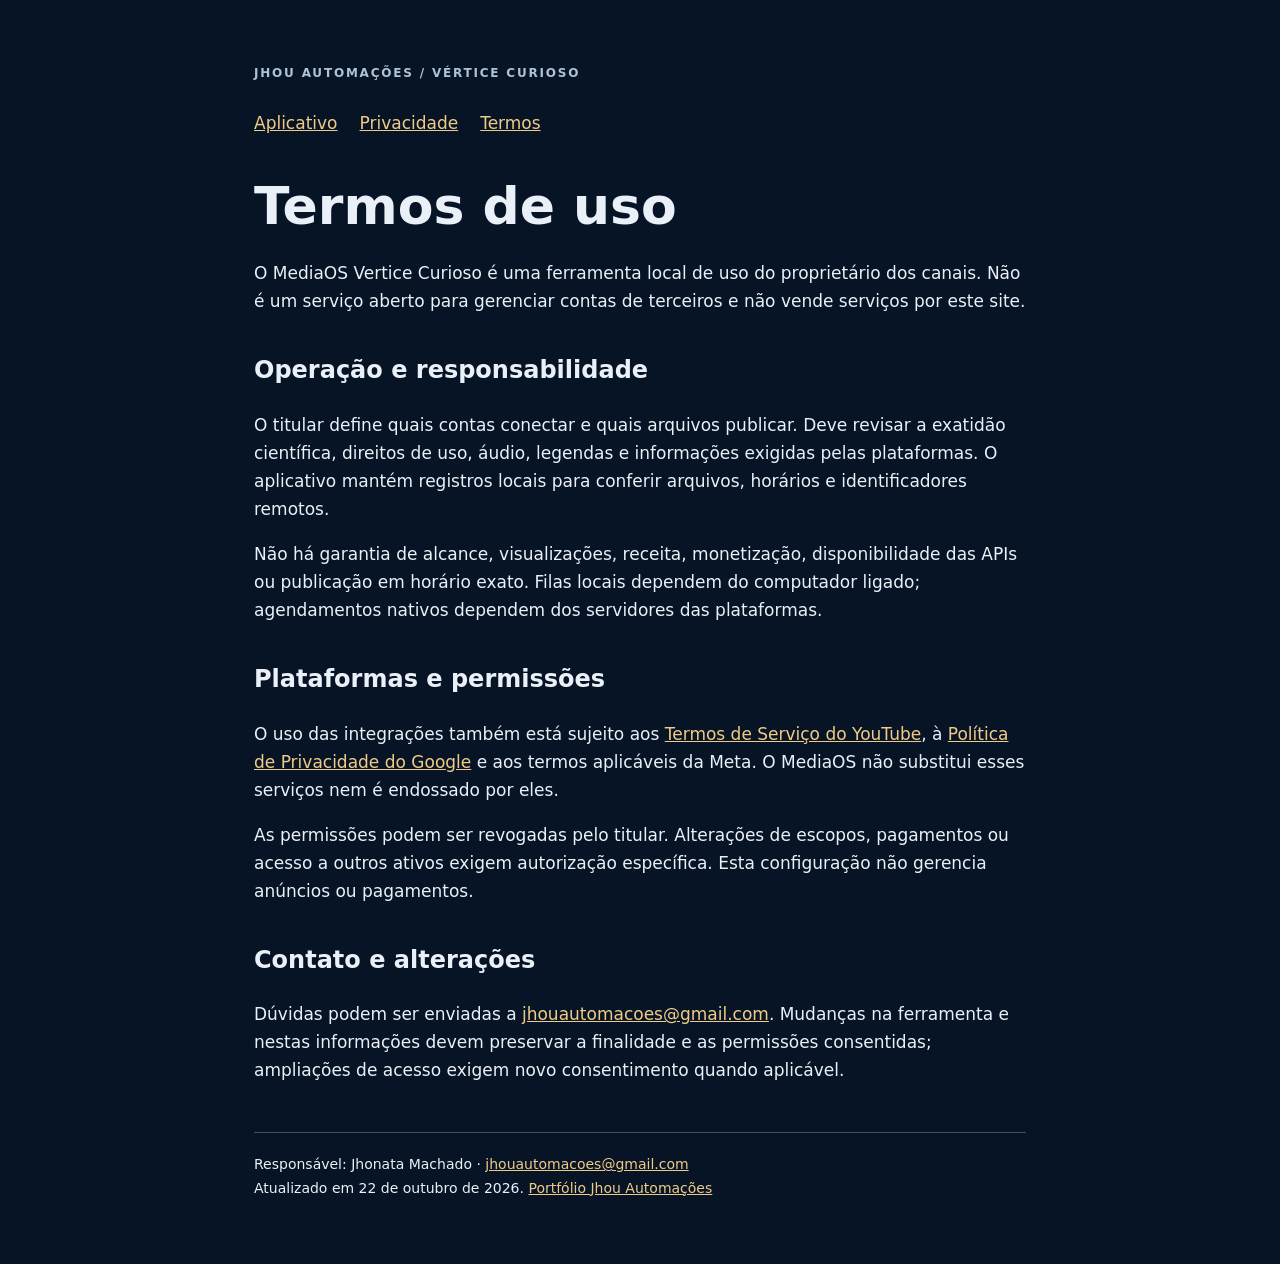
<file: mediaos-termos.html>
<!doctype html><html lang="pt-BR"><meta charset="utf-8"><meta name="viewport" content="width=device-width,initial-scale=1"><meta name="description" content="MediaOS Vertice Curioso: operação local, publicação orgânica e métricas oficiais."><title>Termos de uso — MediaOS</title><style>*{box-sizing:border-box}body{margin:0;background:#071426;color:#eaf0f7;font:17px/1.65 system-ui,sans-serif}main{max-width:820px;margin:auto;padding:64px 24px}nav{display:flex;gap:22px;flex-wrap:wrap;margin:25px 0 40px}a{color:#f0cb87}a:focus-visible{outline:3px solid #f0cb87;outline-offset:5px}small,.eyebrow{color:#aec2d8}h1{font-size:clamp(34px,6vw,52px);line-height:1.12;margin:16px 0 24px}h2{font-size:24px;margin-top:36px}p,li{max-width:72ch}.eyebrow{letter-spacing:.15em;font-size:12px;font-weight:700}.panel{border:1px solid #38516c;border-radius:16px;padding:22px;background:#0d2036}footer{border-top:1px solid #38516c;margin-top:48px;padding-top:20px;font-size:14px}</style><main><div class="eyebrow">JHOU AUTOMAÇÕES / VÉRTICE CURIOSO</div><nav aria-label="MediaOS"><a href="mediaos.html">Aplicativo</a><a href="mediaos-privacidade.html">Privacidade</a><a href="mediaos-termos.html">Termos</a></nav><h1>Termos de uso</h1><p>O MediaOS Vertice Curioso é uma ferramenta local de uso do proprietário dos canais. Não é um serviço aberto para gerenciar contas de terceiros e não vende serviços por este site.</p><h2>Operação e responsabilidade</h2><p>O titular define quais contas conectar e quais arquivos publicar. Deve revisar a exatidão científica, direitos de uso, áudio, legendas e informações exigidas pelas plataformas. O aplicativo mantém registros locais para conferir arquivos, horários e identificadores remotos.</p><p>Não há garantia de alcance, visualizações, receita, monetização, disponibilidade das APIs ou publicação em horário exato. Filas locais dependem do computador ligado; agendamentos nativos dependem dos servidores das plataformas.</p><h2>Plataformas e permissões</h2><p>O uso das integrações também está sujeito aos <a href="https://www.youtube.com/t/terms">Termos de Serviço do YouTube</a>, à <a href="https://www.google.com/policies/privacy/">Política de Privacidade do Google</a> e aos termos aplicáveis da Meta. O MediaOS não substitui esses serviços nem é endossado por eles.</p><p>As permissões podem ser revogadas pelo titular. Alterações de escopos, pagamentos ou acesso a outros ativos exigem autorização específica. Esta configuração não gerencia anúncios ou pagamentos.</p><h2>Contato e alterações</h2><p>Dúvidas podem ser enviadas a <a href="mailto:jhouautomacoes@gmail.com">jhouautomacoes@gmail.com</a>. Mudanças na ferramenta e nestas informações devem preservar a finalidade e as permissões consentidas; ampliações de acesso exigem novo consentimento quando aplicável.</p><footer>Responsável: Jhonata Machado · <a href="mailto:jhouautomacoes@gmail.com">jhouautomacoes@gmail.com</a><br>Atualizado em 22 de outubro de 2026. <a href="/">Portfólio Jhou Automações</a></footer></main></html>
</file>
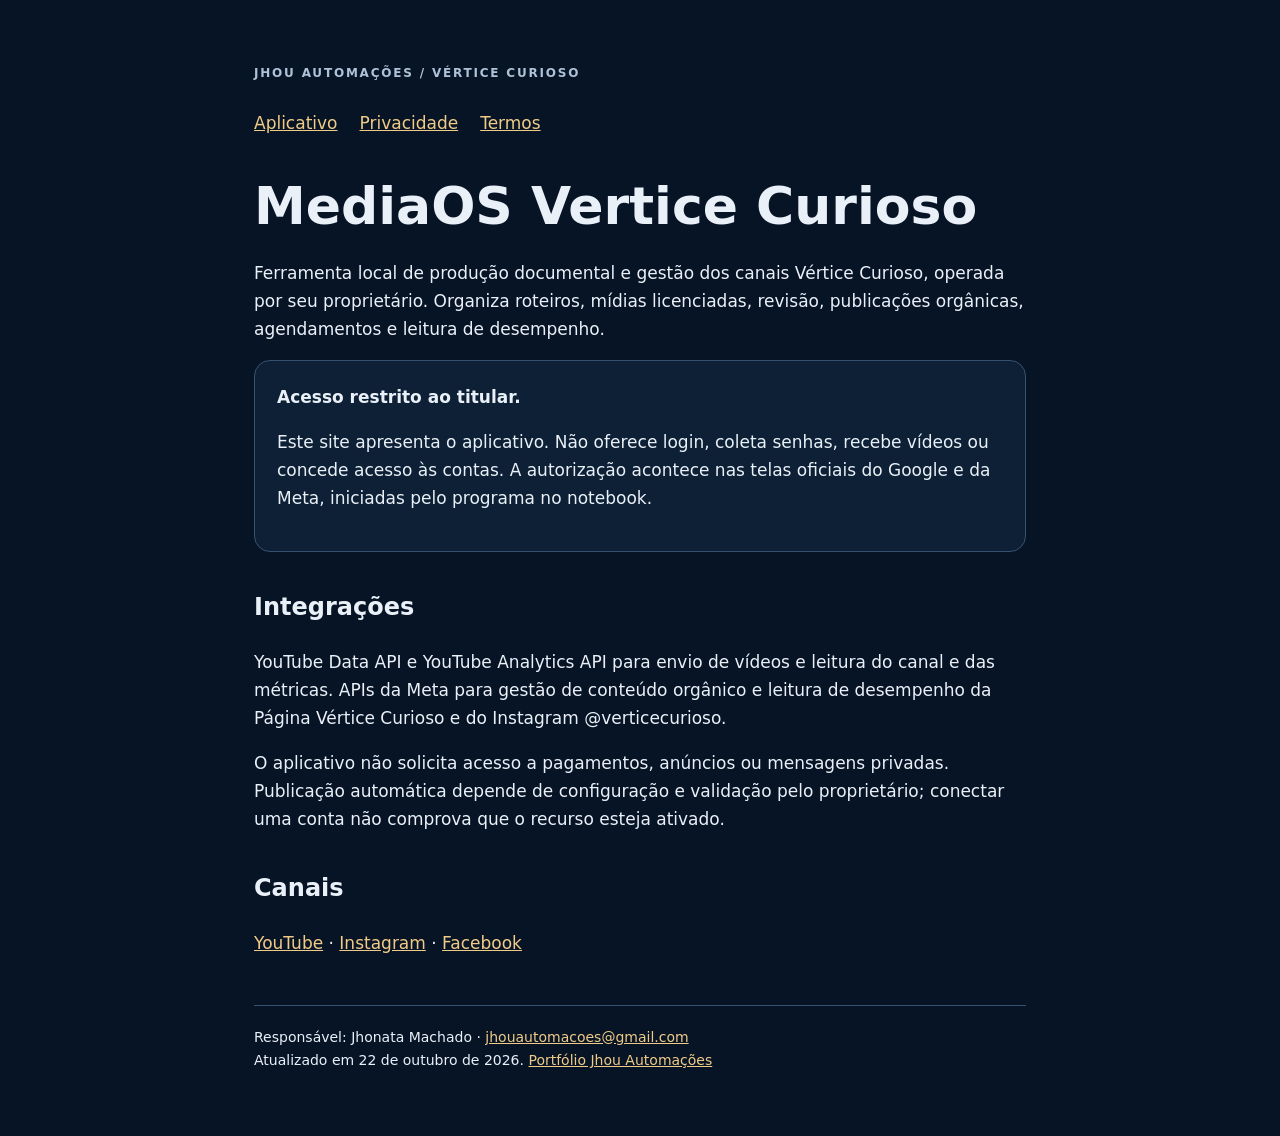
<file: mediaos.html>
<!doctype html><html lang="pt-BR"><meta charset="utf-8"><meta name="viewport" content="width=device-width,initial-scale=1"><meta name="description" content="MediaOS Vertice Curioso: operação local, publicação orgânica e métricas oficiais."><title>MediaOS Vertice Curioso — MediaOS</title><style>*{box-sizing:border-box}body{margin:0;background:#071426;color:#eaf0f7;font:17px/1.65 system-ui,sans-serif}main{max-width:820px;margin:auto;padding:64px 24px}nav{display:flex;gap:22px;flex-wrap:wrap;margin:25px 0 40px}a{color:#f0cb87}a:focus-visible{outline:3px solid #f0cb87;outline-offset:5px}small,.eyebrow{color:#aec2d8}h1{font-size:clamp(34px,6vw,52px);line-height:1.12;margin:16px 0 24px}h2{font-size:24px;margin-top:36px}p,li{max-width:72ch}.eyebrow{letter-spacing:.15em;font-size:12px;font-weight:700}.panel{border:1px solid #38516c;border-radius:16px;padding:22px;background:#0d2036}footer{border-top:1px solid #38516c;margin-top:48px;padding-top:20px;font-size:14px}</style><main><div class="eyebrow">JHOU AUTOMAÇÕES / VÉRTICE CURIOSO</div><nav aria-label="MediaOS"><a href="mediaos.html">Aplicativo</a><a href="mediaos-privacidade.html">Privacidade</a><a href="mediaos-termos.html">Termos</a></nav><h1>MediaOS Vertice Curioso</h1><p>Ferramenta local de produção documental e gestão dos canais Vértice Curioso, operada por seu proprietário. Organiza roteiros, mídias licenciadas, revisão, publicações orgânicas, agendamentos e leitura de desempenho.</p><div class="panel"><strong>Acesso restrito ao titular.</strong><p>Este site apresenta o aplicativo. Não oferece login, coleta senhas, recebe vídeos ou concede acesso às contas. A autorização acontece nas telas oficiais do Google e da Meta, iniciadas pelo programa no notebook.</p></div><h2>Integrações</h2><p>YouTube Data API e YouTube Analytics API para envio de vídeos e leitura do canal e das métricas. APIs da Meta para gestão de conteúdo orgânico e leitura de desempenho da Página Vértice Curioso e do Instagram @verticecurioso.</p><p>O aplicativo não solicita acesso a pagamentos, anúncios ou mensagens privadas. Publicação automática depende de configuração e validação pelo proprietário; conectar uma conta não comprova que o recurso esteja ativado.</p><h2>Canais</h2><p><a href="https://www.youtube.com/@verticecuriosobr">YouTube</a> · <a href="https://www.instagram.com/verticecurioso/">Instagram</a> · <a href="https://www.facebook.com/profile.php?id=61595451303260">Facebook</a></p><footer>Responsável: Jhonata Machado · <a href="mailto:jhouautomacoes@gmail.com">jhouautomacoes@gmail.com</a><br>Atualizado em 22 de outubro de 2026. <a href="/">Portfólio Jhou Automações</a></footer></main></html>
</file>
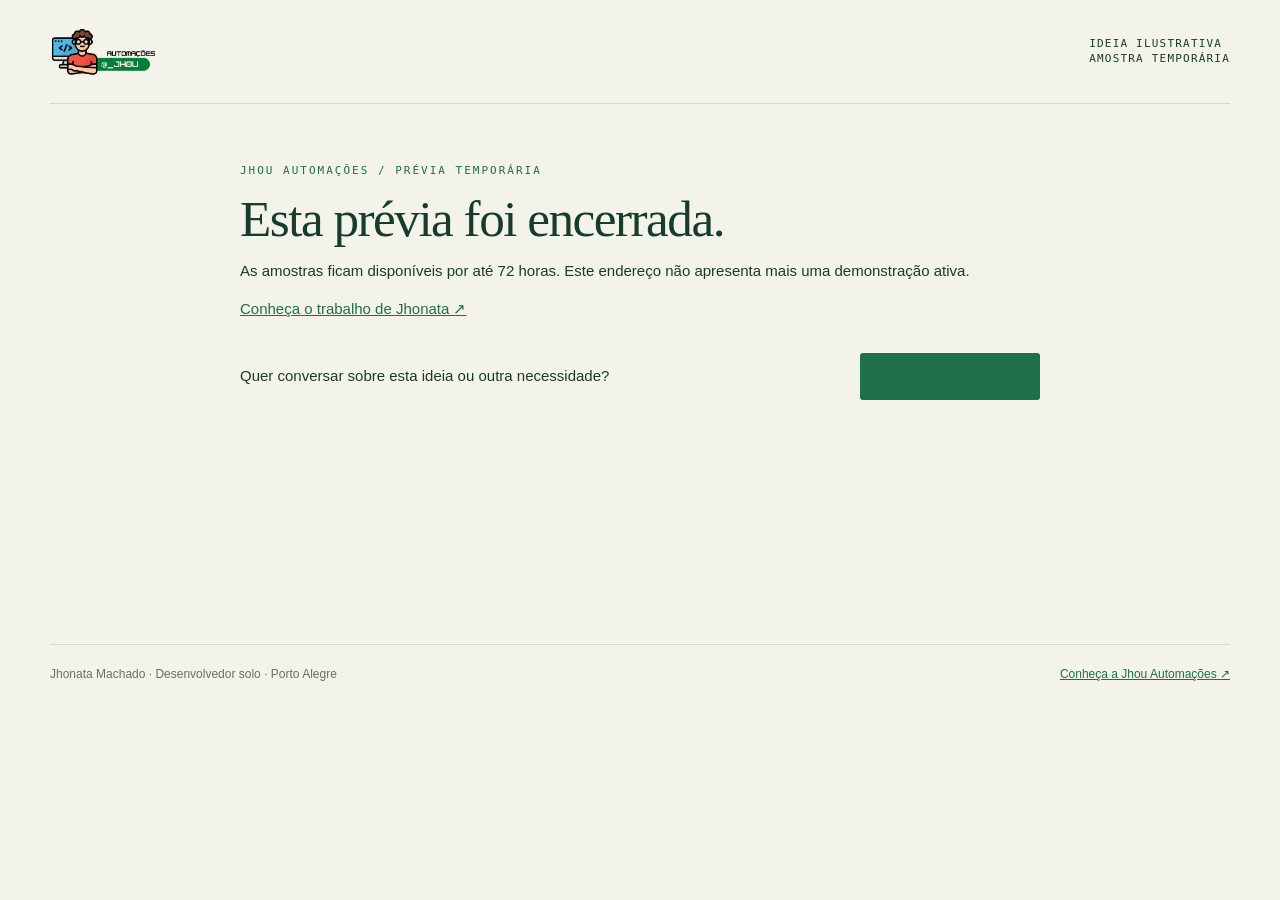
<file: previas.html>
<!doctype html>
<html lang="pt-BR">
<head>
<meta charset="utf-8"><meta name="robots" content="noindex,nofollow,noarchive"><meta name="referrer" content="no-referrer"><meta name="viewport" content="width=device-width, initial-scale=1">
<title>Prévia temporária · Jhou Automações</title>
<style>
:root{--paper:#f4f3ea;--ink:#173c2d;--muted:#647068;--line:#d7ddce;--green:#1d7049;--lime:#d5ed93;--white:#fffefa;--danger:#9a312d}*{box-sizing:border-box}body{margin:0;background:var(--paper);color:var(--ink);font:15px/1.5 Arial,sans-serif}header,main,footer{width:min(1180px,calc(100% - 48px));margin:auto}header{display:flex;align-items:center;justify-content:space-between;padding:24px 0;border-bottom:1px solid var(--line)}header img{width:115px;height:auto}header span{font:11px/1.4 monospace;text-transform:uppercase;letter-spacing:1.2px}.intro{padding:35px 0 27px;max-width:730px}.eyebrow{font:11px monospace;letter-spacing:2px;text-transform:uppercase;color:var(--green)}h1{font:clamp(34px,4vw,52px)/1.05 Georgia,serif;letter-spacing:-1.5px;margin:15px 0}h1 em{font-weight:normal;color:var(--green)}.intro p{color:var(--muted);max-width:600px;margin:0}.workspace{display:grid;grid-template-columns:1.1fr .9fr;gap:28px;align-items:start}.form-panel{background:var(--white);border:1px solid var(--line);padding:26px}.section-head{display:flex;align-items:center;gap:12px;margin:0 0 21px}.number{display:grid;place-items:center;width:27px;height:27px;background:var(--ink);color:var(--white);font:12px monospace}h2{font-size:17px;margin:0}.fields{display:grid;grid-template-columns:1fr 1fr;gap:18px}label{display:block;font-size:12px;font-weight:bold;margin-bottom:7px}input,select,textarea{font:14px Arial,sans-serif;width:100%;border:1px solid var(--line);border-radius:3px;padding:11px;background:var(--white);color:var(--ink)}textarea{resize:vertical;min-height:65px}input:focus-visible,select:focus-visible,textarea:focus-visible,button:focus-visible{outline:3px solid var(--lime);outline-offset:3px}.size-title{display:flex;justify-content:space-between;align-items:center;margin:23px 0 10px}.size-title span{font-size:12px;color:var(--muted)}.sizes{display:grid;grid-template-columns:repeat(5,1fr);gap:9px}.sizes label{text-align:center;font:12px monospace}.sizes input{text-align:center;padding:11px 3px}.span2{grid-column:1/-1}.secondary-fields{margin-top:22px}.actions{display:flex;gap:11px;margin-top:22px}button{border:0;border-radius:3px;background:var(--green);color:white;font-size:13px;font-weight:bold;padding:12px 17px;cursor:pointer;transition:background .15s}button:hover{background:var(--ink)}button.secondary{background:none;color:var(--ink);border:1px solid var(--line)}button:disabled{opacity:.45;cursor:not-allowed}#error{color:var(--danger);font-size:12px;min-height:18px;margin:10px 0 0}.preview{background:var(--ink);color:var(--white);padding:26px;position:sticky;top:22px}.preview .eyebrow{color:var(--lime)}.preview h2{font:27px Georgia,serif;margin-top:12px}.total{display:flex;align-items:baseline;gap:12px;padding:22px 0;border-bottom:1px solid #3c5d4c}.total strong{font:64px/1 Georgia,serif;letter-spacing:-3px;color:var(--lime)}.total span{color:#d0dbd4;font-size:13px}dl{margin:20px 0 0;display:grid;grid-template-columns:110px 1fr;gap:12px;font-size:13px}dt{color:#a8bbb0}dd{margin:0;overflow-wrap:anywhere}#grade{font:13px/1.7 monospace;color:var(--lime)}#summary{white-space:pre-wrap;font:13px/1.7 monospace;border-top:1px solid #3c5d4c;padding-top:18px;margin:20px 0 0;overflow-wrap:anywhere}.preview button{background:var(--lime);color:var(--ink);margin-top:20px}.preview button:hover{background:#e1f5b5}.status{color:#c6d5c9;font-size:12px;min-height:18px;margin:9px 0 0}.note{font-size:12px;color:var(--muted);padding:18px 0}footer{border-top:1px solid var(--line);padding:20px 0 25px;display:flex;justify-content:space-between;gap:15px;font-size:12px;color:var(--muted)}footer a{color:var(--green)}@media(max-width:720px){header,main,footer{width:calc(100% - 30px)}header{padding:15px 0}header span{font-size:9px;max-width:135px;text-align:right}.intro{padding:25px 0}.workspace{grid-template-columns:1fr;gap:15px}.form-panel,.preview{padding:20px}.preview{position:static}.fields{gap:14px}.sizes{gap:6px}footer{flex-direction:column}.intro h1{font-size:37px}.total strong{font-size:54px}}@media(prefers-reduced-motion:reduce){*{transition:none!important}}
[hidden]{display:none!important}.sample-notice{border-left:3px solid var(--green);background:var(--white);padding:15px 18px;margin:0 0 22px;font-size:13px}.sample-notice p{margin:6px 0;color:var(--muted)}.sample-notice strong{color:var(--green)}.expiry{font:11px/1.6 monospace;color:var(--green)}#expired{min-height:60vh;padding:60px 0;max-width:800px}#expired a{color:var(--green)}.contact-line{display:flex;justify-content:space-between;align-items:center;gap:20px;padding:18px 0 25px}.contact-line a{background:var(--green);color:white;padding:12px 18px;text-decoration:none;font-weight:bold;border-radius:3px}@media(max-width:720px){.contact-line{display:block}.contact-line a{display:inline-block;margin-top:12px}}
</style>
<link rel="stylesheet" href="servicos.css?v=20261014">
<link rel="stylesheet" href="negocios.css?v=20261014-2">
<link rel="stylesheet" href="conceitos.css?v=20261014-1">
</head>
<body>
<script type="application/json" id="samples-data">[{"id":"sites-comerciais-20261125","title":"Prévias de sites comerciais","template":"site-estatico","created_at":"2026-11-25T18:34:07+00:00","expires_at":"2026-11-28T18:34:07+00:00"}]</script>
<header><img src="jhou-logo.png" alt="Jhou Automações"><span>Ideia ilustrativa<br>Amostra temporária</span></header>
<main id="expired" hidden><div class="eyebrow">Jhou Automações / Prévia temporária</div><h1>Esta prévia foi encerrada.</h1><p>As amostras ficam disponíveis por até 72 horas. Este endereço não apresenta mais uma demonstração ativa.</p><p><a href="https://jhouautomacoes-art.github.io/">Conheça o trabalho de Jhonata ↗</a></p><div class="contact-line"><span>Quer conversar sobre esta ideia ou outra necessidade?</span><a href="https://wa.me/5551984170069" target="_blank" rel="noopener">Fale com Jhonata ↗</a></div></main>
<main id="demo" hidden><section class="intro"><div class="eyebrow">Do pedido ao orçamento</div><h1>Um pedido claro.<br><em>Uma conversa mais simples.</em></h1><p>Peças, cores, tamanhos e personalização no mesmo resumo. Um exemplo de como organizar a solicitação antes de cotar.</p></section>
<section class="sample-notice" aria-label="Sobre esta ideia"><strong id="sample-title"></strong><p>Esta é uma demonstração informativa, com dados fictícios. Ainda não conhecemos o fluxo de vocês. Os campos e as etapas são apenas uma ideia para avaliar e adaptar após uma conversa.</p><div class="expiry" id="expiry-text"></div></section>
<div class="workspace">
<form id="order" class="form-panel" novalidate><div class="section-head"><span class="number">01</span><h2>Monte o pedido de exemplo</h2></div>
<div class="fields"><div><label for="piece">Peça</label><select id="piece"><option>Camisa polo</option><option>Camiseta</option><option>Calça</option><option>Jaleco</option><option>Avental</option></select></div><div><label for="color">Cor</label><input id="color" value="Azul" maxlength="50"></div></div>
<div class="size-title"><label>Quantidades por tamanho</label><span>Somadas automaticamente</span></div>
<div class="sizes"><div><label for="q-PP">PP</label><input id="q-PP" type="number" min="0" max="999" step="1" value="0" aria-label="Quantidade PP"></div><div><label for="q-P">P</label><input id="q-P" type="number" min="0" max="999" step="1" value="8" aria-label="Quantidade P"></div><div><label for="q-M">M</label><input id="q-M" type="number" min="0" max="999" step="1" value="12" aria-label="Quantidade M"></div><div><label for="q-G">G</label><input id="q-G" type="number" min="0" max="999" step="1" value="10" aria-label="Quantidade G"></div><div><label for="q-GG">GG</label><input id="q-GG" type="number" min="0" max="999" step="1" value="0" aria-label="Quantidade GG"></div></div>
<div class="fields secondary-fields"><div><label for="finish">Personalização</label><select id="finish"><option>Bordado no peito</option><option>Estampa frontal</option><option>Estampa nas costas</option><option>Sem personalização</option><option>A combinar</option></select></div><div><label for="deadline">Entrega desejada</label><input id="deadline" maxlength="80" value="Data a combinar"></div><div class="span2"><label for="notes">Observações</label><textarea id="notes" maxlength="300">Logotipo e tecido a confirmar com a confecção.</textarea></div></div>
<div class="actions"><button type="submit">Gerar resumo</button><button type="button" id="reset" class="secondary">Limpar</button></div><p id="error" role="alert"></p></form>
<aside class="preview" aria-label="Prévia do pedido"><div class="eyebrow">02 / Resumo para cotação</div><h2>Os detalhes, juntos.</h2><div class="total"><strong id="total">30</strong><span>peças solicitadas</span></div><dl><dt>Peça / cor</dt><dd id="product">Camisa polo · Azul</dd><dt>Grade</dt><dd id="grade">P: 8 · M: 12 · G: 10</dd><dt>Personalização</dt><dd id="personalization">Bordado no peito</dd></dl><pre id="summary" aria-live="polite">Gere o resumo para conferir todos os detalhes.</pre><button type="button" id="copy" disabled>Copiar resumo</button><p id="copy-status" class="status" role="status"></p></aside>
</div><p class="note">Exemplo independente da Jhou Automações. Não calcula preços, não reserva produção e não envia pedidos. Dados apenas nesta página; nenhum cadastro ou integração.</p><div class="contact-line"><span>Quer conversar sobre esta ideia ou outra necessidade?</span><a href="https://wa.me/5551984170069" target="_blank" rel="noopener">Fale com Jhonata ↗</a></div></main>

<section id="service-demo" class="service-app" hidden aria-label="Central de serviços demonstrativa">
  <div class="s-notice"><div><strong id="s-sample-title"></strong><p>Ideia independente da Jhou Automações. Dados fictícios, sem conhecer o fluxo de vocês. Interações somente nesta página; não agenda visitas reais nem envia mensagens.</p></div><div id="s-expiry" class="s-expiry"></div></div>
  <div class="s-shell">
    <aside class="s-rail"><div class="s-brand"><img src="jhou-mark.ico" alt=""><div>Jhou<small>SERVIÇOS / CONCEITO</small></div></div>
      <nav aria-label="Áreas da demonstração"><button data-view="home" aria-current="page"><span class="s-navicon" aria-hidden="true">◫</span>Visão geral</button><button data-view="agenda"><span class="s-navicon" aria-hidden="true">▦</span>Agenda</button><button data-view="orders"><span class="s-navicon" aria-hidden="true">☷</span>Ordens de serviço</button><button data-view="assets"><span class="s-navicon" aria-hidden="true">◇</span>Equipamentos</button><button data-view="portal"><span class="s-navicon" aria-hidden="true">↗</span>Visão do cliente</button></nav>
      <div class="s-rail-note"><b>Um fluxo conectado.</b>Atendimento, operação e cliente na mesma ideia.<br><br>Ambiente demonstrativo<br>Sem dados da empresa.</div>
    </aside>
    <div class="s-body"><div class="s-toolbar"><div><div class="s-kicker">OPERAÇÃO / AMOSTRA INTERATIVA</div><h1 id="s-title">Central de serviços</h1></div><div class="s-toolbar-actions"><span class="s-preview-label">Dados fictícios</span><button class="s-secondary" data-action="reset">Restaurar exemplo ↺</button></div></div>
    <div class="s-grid"><section id="s-content" class="s-main" aria-label="Área de trabalho"></section><aside id="s-detail" class="s-detail" aria-label="Detalhes da ordem"></aside></div>
    <div class="s-foot"><span>Visitas e indicadores calculados a partir das ordens de exemplo.</span><span>Jhonata Machado · Desenvolvedor solo</span></div></div>
  </div>
  <div id="s-status" class="s-status" role="status" aria-live="polite"></div>
  <div class="s-disclosure"><span>Possível solução web, Windows ou Android, conforme escopo. Sem integração, login, sincronização ou laudo técnico nesta amostra. Recarregar restaura os dados.</span><a href="https://wa.me/5551984170069" target="_blank" rel="noopener">Conversar sobre esta ou outra necessidade ↗</a></div>
  <div style="font-size:11px;color:#68756d"><a href="https://jhouautomacoes-art.github.io/">Conheça a Jhou Automações ↗</a> · Marca pessoal de Jhonata, da Zona Sul de Porto Alegre</div>
</section>

<main id="business-demo" hidden>
  <section class="n-notice" aria-label="Sobre esta ideia"><div><strong id="n-sample-title"></strong><p>Demonstração independente da Jhou Automações, com dados fictícios. É uma ideia informativa: ainda não conheço o fluxo do negócio. Etapas, recursos e horários precisam de avaliação antes de um projeto real.</p></div><small id="n-expiry"></small></section>
  <div class="n-shell">
    <aside class="n-rail"><div class="n-brand"><img src="j.svg" alt=""><div><b id="n-app-title"></b><small>JHOU / AMOSTRA</small></div></div><nav id="n-nav" aria-label="Navegação da demonstração"></nav><div class="n-rail-bottom"><span>DADOS FICTÍCIOS<br>ESTADO SOMENTE NESTA PÁGINA</span><button type="button" data-n-action="reset">Restaurar amostra ↺</button></div></aside>
    <section class="n-main"><div class="n-toolbar"><h1 id="n-heading" tabindex="-1"></h1><span>EXPERIMENTE / SEM ENVIO REAL</span></div><div id="n-content"></div><p id="n-status" class="n-status" role="status" tabindex="-1"></p></section>
    <aside id="n-detail" class="n-detail" aria-label="Registro em foco"></aside>
  </div>
  <div class="n-footer"><p>Sem login real, envio, integração, análise de arquivos, produção ou reserva. Não é prontuário, contrato ou inspeção técnica. Recarregar restaura a amostra. Soluções Windows, Android ou web dependem de escopo.</p><a href="https://wa.me/5551984170069" target="_blank" rel="noopener">Conversar com Jhonata ↗</a></div>
</main>
<main id="concept-demo" hidden>
  <section class="c-notice" aria-label="Sobre esta ideia"><div><strong id="c-sample-title"></strong><p>Ideia informativa e independente, com dados inventados. Ainda não conhecemos o processo interno deste negócio. A operação e os valores mostrados precisam de validação antes de qualquer projeto real.</p></div><small id="c-expiry"></small></section>
  <div id="c-app"></div><p id="c-status" role="status" aria-live="polite"></p>
  <div class="c-footer"><p>Interações somente nesta página. Nenhum pedido, orçamento, movimentação de estoque ou aprovação é enviado ou gravado. Recarregar restaura a amostra. Uma solução real pode ser web, Windows ou Android conforme escopo.</p><a href="https://wa.me/5551984170069" target="_blank" rel="noopener">Conversar sobre esta ideia ou outra necessidade ↗</a></div>
</main>
<footer><span>Jhonata Machado · Desenvolvedor solo · Porto Alegre<br><small id="visit-notice" hidden>Esta prévia contabiliza visitas de forma agregada. A contagem não identifica quem abriu o link.</small></span><a href="https://jhouautomacoes-art.github.io/" target="_blank" rel="noopener">Conheça a Jhou Automações ↗</a></footer>
<script type="application/json" id="analytics-config">{"websiteId":"3b4dad1c-55f0-405f-9c82-a52ce7089000"}</script>
<script src="preview-analytics.js?v=20261015"></script>
<script>
'use strict';
const sizes=['PP','P','M','G','GG'];
let activeSample=null,deadlineMs=0,startWall=Date.now(),startMono=performance.now();
function wallNow(){return Math.max(Date.now(),startWall+(performance.now()-startMono));}
function expire(){activeSample=null;document.getElementById('service-demo').hidden=true;document.getElementById('business-demo').hidden=true;document.getElementById('concept-demo').hidden=true;document.body.classList.remove('has-service');document.dispatchEvent(new Event('sample-expired'));document.getElementById('demo').hidden=true;document.getElementById('expired').hidden=false;document.getElementById('order').reset();document.getElementById('summary').textContent='';document.getElementById('copy').disabled=true;document.getElementById('sample-title').textContent='';}
function active(){if(!activeSample||wallNow()>=deadlineMs){expire();return false;}return true;}

const el=id=>document.getElementById(id);let reviewed='';
function values(){const counts=sizes.map(size=>({size,n:Number(el('q-'+size).value)}));const valid=counts.every(x=>Number.isInteger(x.n)&&x.n>=0&&x.n<=999);return {counts,valid,total:valid?counts.reduce((a,b)=>a+b.n,0):0,grade:valid?counts.filter(x=>x.n>0).map(x=>x.size+': '+x.n).join(' · '):'Quantidade inválida'};}
function refresh(){if(!active())return;const v=values();el('total').textContent=v.valid?String(v.total):'—';el('product').textContent=el('piece').value+' · '+(el('color').value.trim()||'Cor a confirmar');el('grade').textContent=v.grade||'Selecione as quantidades';el('personalization').textContent=el('finish').value;reviewed='';el('copy').disabled=true;el('copy-status').textContent='';el('summary').textContent='Gere o resumo para conferir todos os detalhes.';el('error').textContent='';}
el('order').addEventListener('input',refresh);el('order').addEventListener('change',refresh);
el('order').addEventListener('submit',e=>{e.preventDefault();if(!active())return;const v=values();if(!v.valid||v.total<1){el('error').textContent='Informe pelo menos uma peça, com quantidades inteiras de 0 a 999.';return;}if(!el('color').value.trim()){el('error').textContent='Informe a cor desejada ou escreva "a combinar".';return;}reviewed=['PEDIDO DE EXEMPLO — SEM ENVIO','Peça: '+el('piece').value,'Cor: '+el('color').value.trim(),'Grade: '+v.grade,'Total: '+v.total+' peças','Personalização: '+el('finish').value,'Entrega desejada: '+(el('deadline').value.trim()||'A combinar'),'Observações: '+(el('notes').value.trim()||'Nenhuma'),'Preço, tecido, logotipo e prazo dependem da análise da confecção.'].join('\n');el('summary').textContent=reviewed;el('copy').disabled=false;el('error').textContent='';});
el('reset').addEventListener('click',()=>{sizes.forEach(s=>el('q-'+s).value='0');el('color').value='';el('deadline').value='';el('notes').value='';el('piece').selectedIndex=0;el('finish').selectedIndex=4;refresh();});
el('copy').addEventListener('click',async()=>{if(!active()||!reviewed)return;try{await navigator.clipboard.writeText(reviewed);el('copy-status').textContent='Resumo copiado. Nenhum pedido foi enviado.';}catch{el('copy-status').textContent='Selecione o resumo acima e copie manualmente.';}});

try {
 const requested=new URLSearchParams(location.search).get('amostra');
 const registry=JSON.parse(document.getElementById('samples-data').textContent);
 if(!Array.isArray(registry)||registry.length>20)throw Error('Invalid registry');
 const matches=registry.filter(s=>s.id===requested);
 if(matches.length!==1)throw Error('Unknown sample');
 const sample=matches[0],created=Date.parse(sample.created_at),expires=Date.parse(sample.expires_at);
 if(!['uniformes','servicos','grafica','locacao','recepcao','pedra','oficina','impressoras','site-estatico'].includes(sample.template)||!Number.isFinite(created)||!Number.isFinite(expires)||expires<=created||expires-created>72*3600000||wallNow()<created||wallNow()>=expires)throw Error('Unavailable');
 if(sample.template==='site-estatico'){
  if(!/^[a-z0-9-]{4,64}$/.test(sample.id))throw Error('Invalid site id');
  location.replace('sites-temporarios/'+sample.id+'/arquitetura/');
  throw Error('Opening website sample');
 }
 activeSample=sample;deadlineMs=Math.min(expires,created+72*3600000);
 document.getElementById('sample-title').textContent=sample.title;
 const date=new Intl.DateTimeFormat('pt-BR',{timeZone:'America/Sao_Paulo',dateStyle:'short',timeStyle:'short'}).format(deadlineMs);
 document.getElementById('expiry-text').textContent='Disponível até '+date+' (Porto Alegre). Prazo máximo de 72h; depois expira automaticamente. As amostras vencidas são removidas na limpeza automática do site.';
 if(sample.template==='servicos'){
  document.getElementById('service-demo').hidden=false;document.body.classList.add('has-service');
  document.getElementById('s-sample-title').textContent=sample.title;
  document.getElementById('s-expiry').textContent='Amostra temporária · até '+date+' (Porto Alegre). Máximo 72h.';
 }else if(['grafica','locacao','recepcao'].includes(sample.template)){
  const business=document.getElementById('business-demo');business.dataset.template=sample.template;business.hidden=false;
  document.getElementById('n-sample-title').textContent=sample.title;
  document.getElementById('n-expiry').textContent='Até '+date+' (Porto Alegre)\nPrazo máximo de 72h';
 }else if(['pedra','oficina','impressoras'].includes(sample.template)){
  const concept=document.getElementById('concept-demo');concept.dataset.template=sample.template;concept.hidden=false;
  document.getElementById('c-sample-title').textContent=sample.title;
  document.getElementById('c-expiry').textContent='Disponível até '+date+' (Porto Alegre)\nPrazo máximo de 72h';
 }else document.getElementById('demo').hidden=false;
 if(window.JhouPreviewAnalytics)window.JhouPreviewAnalytics.track(sample);
 setTimeout(expire,Math.max(0,deadlineMs-wallNow()));
 document.addEventListener('visibilitychange',()=>{if(!document.hidden)active();});
 window.addEventListener('focus',()=>active());
} catch {expire();}

</script>
<script src="servicos-model.js?v=20261014"></script>
<script src="servicos-ui.js?v=20261014"></script>
<script src="negocios-model.js?v=20261014-2"></script>
<script src="negocios-ui.js?v=20261014-2"></script>
<script src="conceitos-model.js?v=20261014-1"></script>
<script src="conceitos-ui.js?v=20261014-1"></script>
</body></html>
</file>
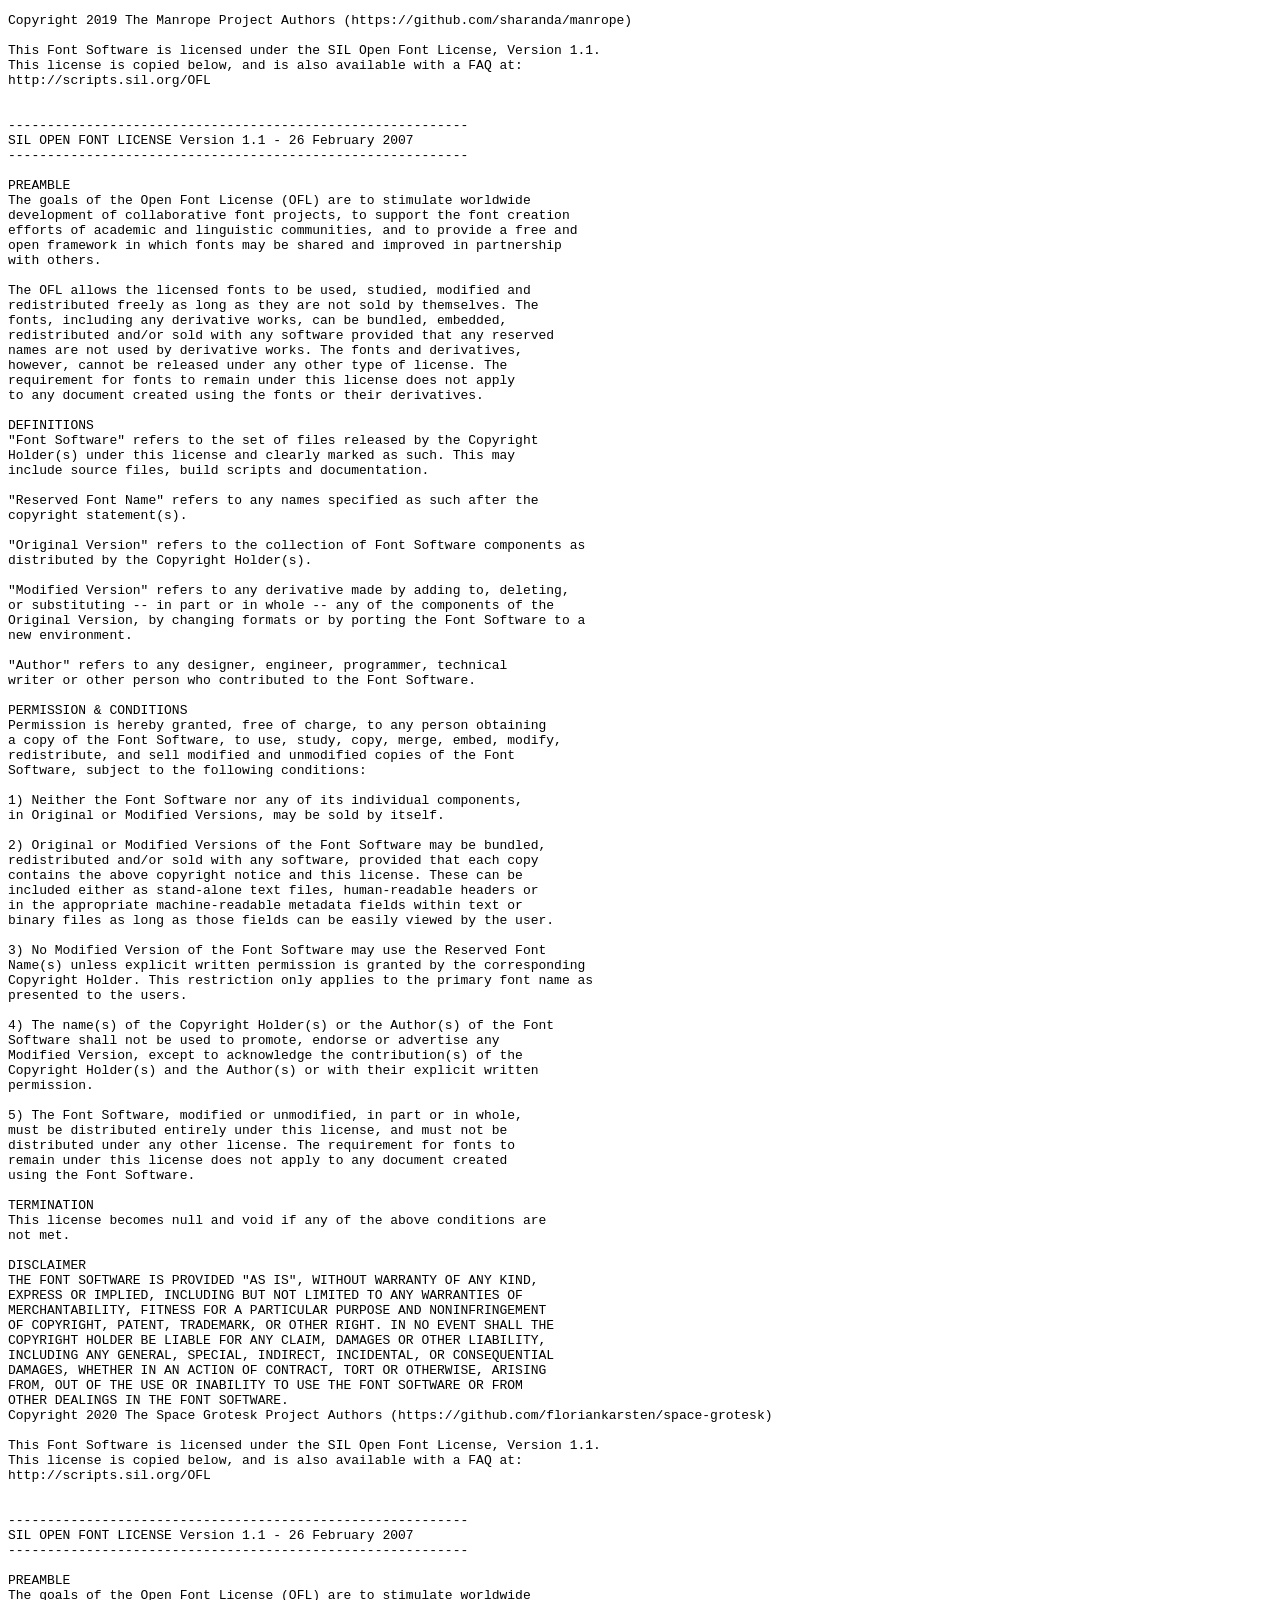
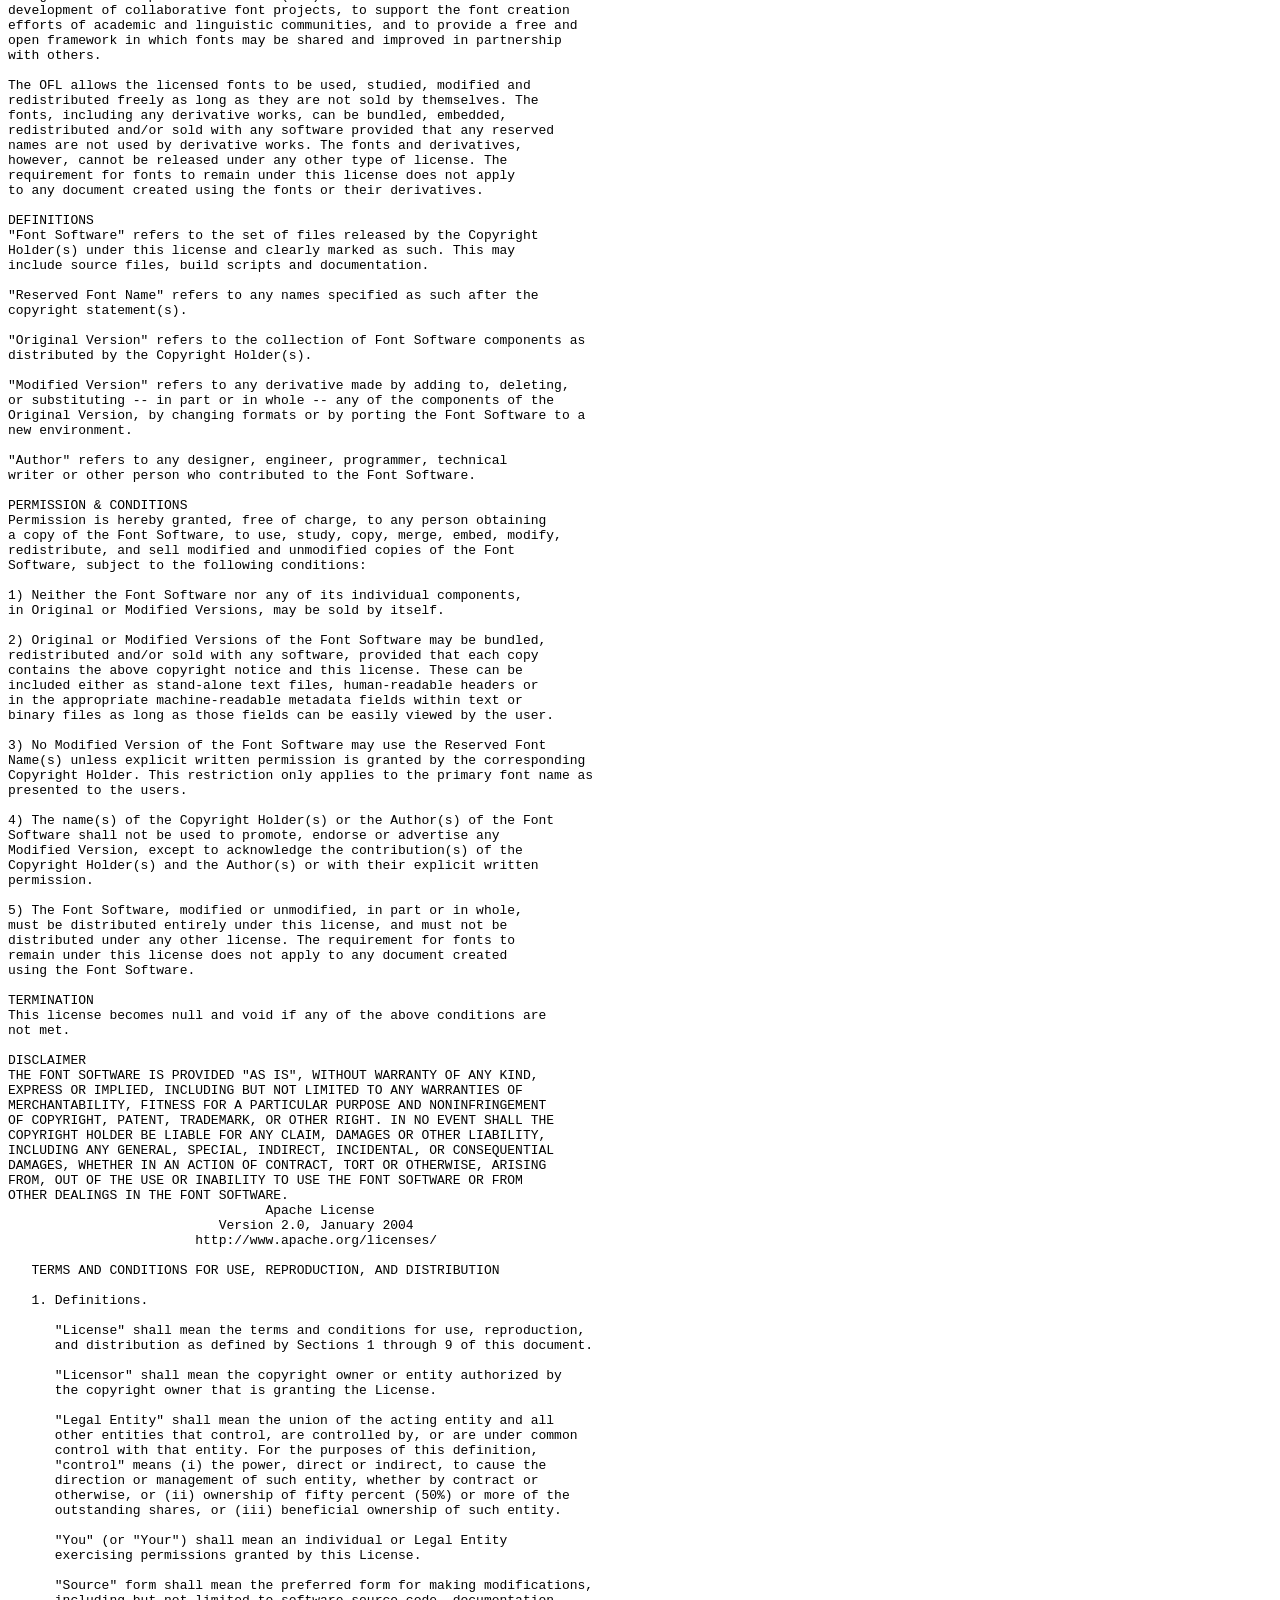
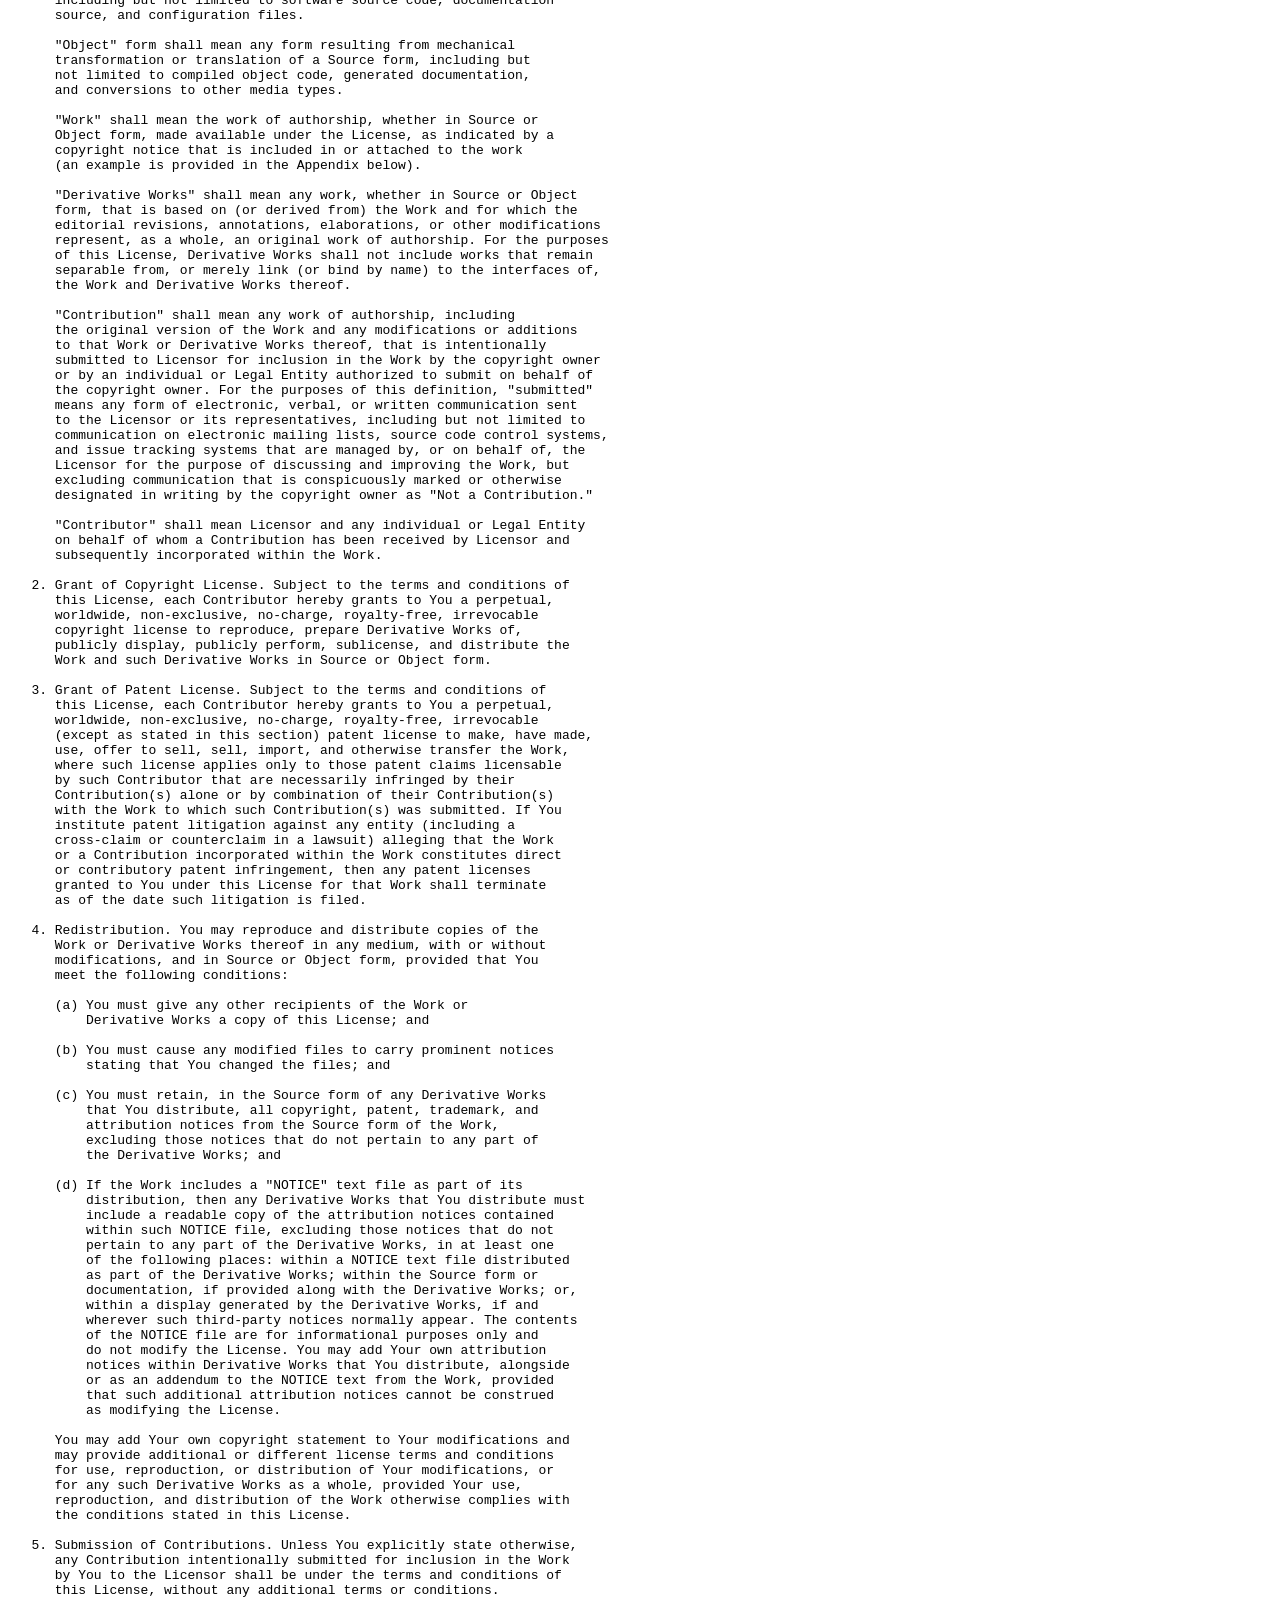
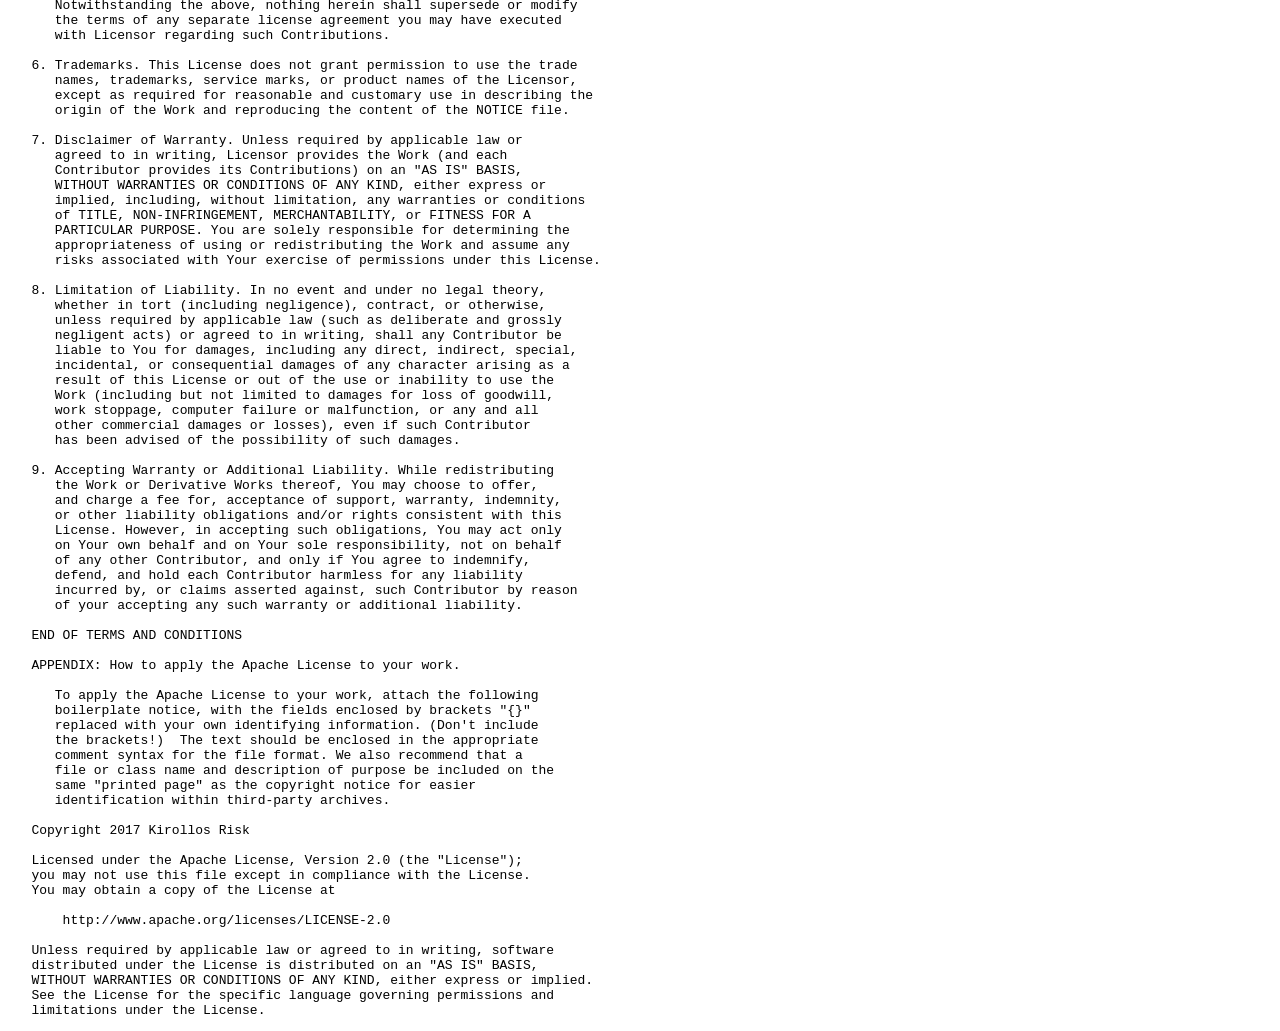
<file: sites-temporarios/sites-comerciais-20261125/assets/licencas.html>
<!doctype html><meta charset="utf-8"><meta name="robots" content="noindex,nofollow,noarchive"><title>Licenças</title><pre>Copyright 2019 The Manrope Project Authors (https://github.com/sharanda/manrope)

This Font Software is licensed under the SIL Open Font License, Version 1.1.
This license is copied below, and is also available with a FAQ at:
http://scripts.sil.org/OFL


-----------------------------------------------------------
SIL OPEN FONT LICENSE Version 1.1 - 26 February 2007
-----------------------------------------------------------

PREAMBLE
The goals of the Open Font License (OFL) are to stimulate worldwide
development of collaborative font projects, to support the font creation
efforts of academic and linguistic communities, and to provide a free and
open framework in which fonts may be shared and improved in partnership
with others.

The OFL allows the licensed fonts to be used, studied, modified and
redistributed freely as long as they are not sold by themselves. The
fonts, including any derivative works, can be bundled, embedded,
redistributed and/or sold with any software provided that any reserved
names are not used by derivative works. The fonts and derivatives,
however, cannot be released under any other type of license. The
requirement for fonts to remain under this license does not apply
to any document created using the fonts or their derivatives.

DEFINITIONS
"Font Software" refers to the set of files released by the Copyright
Holder(s) under this license and clearly marked as such. This may
include source files, build scripts and documentation.

"Reserved Font Name" refers to any names specified as such after the
copyright statement(s).

"Original Version" refers to the collection of Font Software components as
distributed by the Copyright Holder(s).

"Modified Version" refers to any derivative made by adding to, deleting,
or substituting -- in part or in whole -- any of the components of the
Original Version, by changing formats or by porting the Font Software to a
new environment.

"Author" refers to any designer, engineer, programmer, technical
writer or other person who contributed to the Font Software.

PERMISSION &amp; CONDITIONS
Permission is hereby granted, free of charge, to any person obtaining
a copy of the Font Software, to use, study, copy, merge, embed, modify,
redistribute, and sell modified and unmodified copies of the Font
Software, subject to the following conditions:

1) Neither the Font Software nor any of its individual components,
in Original or Modified Versions, may be sold by itself.

2) Original or Modified Versions of the Font Software may be bundled,
redistributed and/or sold with any software, provided that each copy
contains the above copyright notice and this license. These can be
included either as stand-alone text files, human-readable headers or
in the appropriate machine-readable metadata fields within text or
binary files as long as those fields can be easily viewed by the user.

3) No Modified Version of the Font Software may use the Reserved Font
Name(s) unless explicit written permission is granted by the corresponding
Copyright Holder. This restriction only applies to the primary font name as
presented to the users.

4) The name(s) of the Copyright Holder(s) or the Author(s) of the Font
Software shall not be used to promote, endorse or advertise any
Modified Version, except to acknowledge the contribution(s) of the
Copyright Holder(s) and the Author(s) or with their explicit written
permission.

5) The Font Software, modified or unmodified, in part or in whole,
must be distributed entirely under this license, and must not be
distributed under any other license. The requirement for fonts to
remain under this license does not apply to any document created
using the Font Software.

TERMINATION
This license becomes null and void if any of the above conditions are
not met.

DISCLAIMER
THE FONT SOFTWARE IS PROVIDED "AS IS", WITHOUT WARRANTY OF ANY KIND,
EXPRESS OR IMPLIED, INCLUDING BUT NOT LIMITED TO ANY WARRANTIES OF
MERCHANTABILITY, FITNESS FOR A PARTICULAR PURPOSE AND NONINFRINGEMENT
OF COPYRIGHT, PATENT, TRADEMARK, OR OTHER RIGHT. IN NO EVENT SHALL THE
COPYRIGHT HOLDER BE LIABLE FOR ANY CLAIM, DAMAGES OR OTHER LIABILITY,
INCLUDING ANY GENERAL, SPECIAL, INDIRECT, INCIDENTAL, OR CONSEQUENTIAL
DAMAGES, WHETHER IN AN ACTION OF CONTRACT, TORT OR OTHERWISE, ARISING
FROM, OUT OF THE USE OR INABILITY TO USE THE FONT SOFTWARE OR FROM
OTHER DEALINGS IN THE FONT SOFTWARE.
Copyright 2020 The Space Grotesk Project Authors (https://github.com/floriankarsten/space-grotesk)

This Font Software is licensed under the SIL Open Font License, Version 1.1.
This license is copied below, and is also available with a FAQ at:
http://scripts.sil.org/OFL


-----------------------------------------------------------
SIL OPEN FONT LICENSE Version 1.1 - 26 February 2007
-----------------------------------------------------------

PREAMBLE
The goals of the Open Font License (OFL) are to stimulate worldwide
development of collaborative font projects, to support the font creation
efforts of academic and linguistic communities, and to provide a free and
open framework in which fonts may be shared and improved in partnership
with others.

The OFL allows the licensed fonts to be used, studied, modified and
redistributed freely as long as they are not sold by themselves. The
fonts, including any derivative works, can be bundled, embedded,
redistributed and/or sold with any software provided that any reserved
names are not used by derivative works. The fonts and derivatives,
however, cannot be released under any other type of license. The
requirement for fonts to remain under this license does not apply
to any document created using the fonts or their derivatives.

DEFINITIONS
"Font Software" refers to the set of files released by the Copyright
Holder(s) under this license and clearly marked as such. This may
include source files, build scripts and documentation.

"Reserved Font Name" refers to any names specified as such after the
copyright statement(s).

"Original Version" refers to the collection of Font Software components as
distributed by the Copyright Holder(s).

"Modified Version" refers to any derivative made by adding to, deleting,
or substituting -- in part or in whole -- any of the components of the
Original Version, by changing formats or by porting the Font Software to a
new environment.

"Author" refers to any designer, engineer, programmer, technical
writer or other person who contributed to the Font Software.

PERMISSION &amp; CONDITIONS
Permission is hereby granted, free of charge, to any person obtaining
a copy of the Font Software, to use, study, copy, merge, embed, modify,
redistribute, and sell modified and unmodified copies of the Font
Software, subject to the following conditions:

1) Neither the Font Software nor any of its individual components,
in Original or Modified Versions, may be sold by itself.

2) Original or Modified Versions of the Font Software may be bundled,
redistributed and/or sold with any software, provided that each copy
contains the above copyright notice and this license. These can be
included either as stand-alone text files, human-readable headers or
in the appropriate machine-readable metadata fields within text or
binary files as long as those fields can be easily viewed by the user.

3) No Modified Version of the Font Software may use the Reserved Font
Name(s) unless explicit written permission is granted by the corresponding
Copyright Holder. This restriction only applies to the primary font name as
presented to the users.

4) The name(s) of the Copyright Holder(s) or the Author(s) of the Font
Software shall not be used to promote, endorse or advertise any
Modified Version, except to acknowledge the contribution(s) of the
Copyright Holder(s) and the Author(s) or with their explicit written
permission.

5) The Font Software, modified or unmodified, in part or in whole,
must be distributed entirely under this license, and must not be
distributed under any other license. The requirement for fonts to
remain under this license does not apply to any document created
using the Font Software.

TERMINATION
This license becomes null and void if any of the above conditions are
not met.

DISCLAIMER
THE FONT SOFTWARE IS PROVIDED "AS IS", WITHOUT WARRANTY OF ANY KIND,
EXPRESS OR IMPLIED, INCLUDING BUT NOT LIMITED TO ANY WARRANTIES OF
MERCHANTABILITY, FITNESS FOR A PARTICULAR PURPOSE AND NONINFRINGEMENT
OF COPYRIGHT, PATENT, TRADEMARK, OR OTHER RIGHT. IN NO EVENT SHALL THE
COPYRIGHT HOLDER BE LIABLE FOR ANY CLAIM, DAMAGES OR OTHER LIABILITY,
INCLUDING ANY GENERAL, SPECIAL, INDIRECT, INCIDENTAL, OR CONSEQUENTIAL
DAMAGES, WHETHER IN AN ACTION OF CONTRACT, TORT OR OTHERWISE, ARISING
FROM, OUT OF THE USE OR INABILITY TO USE THE FONT SOFTWARE OR FROM
OTHER DEALINGS IN THE FONT SOFTWARE.
                                 Apache License
                           Version 2.0, January 2004
                        http://www.apache.org/licenses/

   TERMS AND CONDITIONS FOR USE, REPRODUCTION, AND DISTRIBUTION

   1. Definitions.

      "License" shall mean the terms and conditions for use, reproduction,
      and distribution as defined by Sections 1 through 9 of this document.

      "Licensor" shall mean the copyright owner or entity authorized by
      the copyright owner that is granting the License.

      "Legal Entity" shall mean the union of the acting entity and all
      other entities that control, are controlled by, or are under common
      control with that entity. For the purposes of this definition,
      "control" means (i) the power, direct or indirect, to cause the
      direction or management of such entity, whether by contract or
      otherwise, or (ii) ownership of fifty percent (50%) or more of the
      outstanding shares, or (iii) beneficial ownership of such entity.

      "You" (or "Your") shall mean an individual or Legal Entity
      exercising permissions granted by this License.

      "Source" form shall mean the preferred form for making modifications,
      including but not limited to software source code, documentation
      source, and configuration files.

      "Object" form shall mean any form resulting from mechanical
      transformation or translation of a Source form, including but
      not limited to compiled object code, generated documentation,
      and conversions to other media types.

      "Work" shall mean the work of authorship, whether in Source or
      Object form, made available under the License, as indicated by a
      copyright notice that is included in or attached to the work
      (an example is provided in the Appendix below).

      "Derivative Works" shall mean any work, whether in Source or Object
      form, that is based on (or derived from) the Work and for which the
      editorial revisions, annotations, elaborations, or other modifications
      represent, as a whole, an original work of authorship. For the purposes
      of this License, Derivative Works shall not include works that remain
      separable from, or merely link (or bind by name) to the interfaces of,
      the Work and Derivative Works thereof.

      "Contribution" shall mean any work of authorship, including
      the original version of the Work and any modifications or additions
      to that Work or Derivative Works thereof, that is intentionally
      submitted to Licensor for inclusion in the Work by the copyright owner
      or by an individual or Legal Entity authorized to submit on behalf of
      the copyright owner. For the purposes of this definition, "submitted"
      means any form of electronic, verbal, or written communication sent
      to the Licensor or its representatives, including but not limited to
      communication on electronic mailing lists, source code control systems,
      and issue tracking systems that are managed by, or on behalf of, the
      Licensor for the purpose of discussing and improving the Work, but
      excluding communication that is conspicuously marked or otherwise
      designated in writing by the copyright owner as "Not a Contribution."

      "Contributor" shall mean Licensor and any individual or Legal Entity
      on behalf of whom a Contribution has been received by Licensor and
      subsequently incorporated within the Work.

   2. Grant of Copyright License. Subject to the terms and conditions of
      this License, each Contributor hereby grants to You a perpetual,
      worldwide, non-exclusive, no-charge, royalty-free, irrevocable
      copyright license to reproduce, prepare Derivative Works of,
      publicly display, publicly perform, sublicense, and distribute the
      Work and such Derivative Works in Source or Object form.

   3. Grant of Patent License. Subject to the terms and conditions of
      this License, each Contributor hereby grants to You a perpetual,
      worldwide, non-exclusive, no-charge, royalty-free, irrevocable
      (except as stated in this section) patent license to make, have made,
      use, offer to sell, sell, import, and otherwise transfer the Work,
      where such license applies only to those patent claims licensable
      by such Contributor that are necessarily infringed by their
      Contribution(s) alone or by combination of their Contribution(s)
      with the Work to which such Contribution(s) was submitted. If You
      institute patent litigation against any entity (including a
      cross-claim or counterclaim in a lawsuit) alleging that the Work
      or a Contribution incorporated within the Work constitutes direct
      or contributory patent infringement, then any patent licenses
      granted to You under this License for that Work shall terminate
      as of the date such litigation is filed.

   4. Redistribution. You may reproduce and distribute copies of the
      Work or Derivative Works thereof in any medium, with or without
      modifications, and in Source or Object form, provided that You
      meet the following conditions:

      (a) You must give any other recipients of the Work or
          Derivative Works a copy of this License; and

      (b) You must cause any modified files to carry prominent notices
          stating that You changed the files; and

      (c) You must retain, in the Source form of any Derivative Works
          that You distribute, all copyright, patent, trademark, and
          attribution notices from the Source form of the Work,
          excluding those notices that do not pertain to any part of
          the Derivative Works; and

      (d) If the Work includes a "NOTICE" text file as part of its
          distribution, then any Derivative Works that You distribute must
          include a readable copy of the attribution notices contained
          within such NOTICE file, excluding those notices that do not
          pertain to any part of the Derivative Works, in at least one
          of the following places: within a NOTICE text file distributed
          as part of the Derivative Works; within the Source form or
          documentation, if provided along with the Derivative Works; or,
          within a display generated by the Derivative Works, if and
          wherever such third-party notices normally appear. The contents
          of the NOTICE file are for informational purposes only and
          do not modify the License. You may add Your own attribution
          notices within Derivative Works that You distribute, alongside
          or as an addendum to the NOTICE text from the Work, provided
          that such additional attribution notices cannot be construed
          as modifying the License.

      You may add Your own copyright statement to Your modifications and
      may provide additional or different license terms and conditions
      for use, reproduction, or distribution of Your modifications, or
      for any such Derivative Works as a whole, provided Your use,
      reproduction, and distribution of the Work otherwise complies with
      the conditions stated in this License.

   5. Submission of Contributions. Unless You explicitly state otherwise,
      any Contribution intentionally submitted for inclusion in the Work
      by You to the Licensor shall be under the terms and conditions of
      this License, without any additional terms or conditions.
      Notwithstanding the above, nothing herein shall supersede or modify
      the terms of any separate license agreement you may have executed
      with Licensor regarding such Contributions.

   6. Trademarks. This License does not grant permission to use the trade
      names, trademarks, service marks, or product names of the Licensor,
      except as required for reasonable and customary use in describing the
      origin of the Work and reproducing the content of the NOTICE file.

   7. Disclaimer of Warranty. Unless required by applicable law or
      agreed to in writing, Licensor provides the Work (and each
      Contributor provides its Contributions) on an "AS IS" BASIS,
      WITHOUT WARRANTIES OR CONDITIONS OF ANY KIND, either express or
      implied, including, without limitation, any warranties or conditions
      of TITLE, NON-INFRINGEMENT, MERCHANTABILITY, or FITNESS FOR A
      PARTICULAR PURPOSE. You are solely responsible for determining the
      appropriateness of using or redistributing the Work and assume any
      risks associated with Your exercise of permissions under this License.

   8. Limitation of Liability. In no event and under no legal theory,
      whether in tort (including negligence), contract, or otherwise,
      unless required by applicable law (such as deliberate and grossly
      negligent acts) or agreed to in writing, shall any Contributor be
      liable to You for damages, including any direct, indirect, special,
      incidental, or consequential damages of any character arising as a
      result of this License or out of the use or inability to use the
      Work (including but not limited to damages for loss of goodwill,
      work stoppage, computer failure or malfunction, or any and all
      other commercial damages or losses), even if such Contributor
      has been advised of the possibility of such damages.

   9. Accepting Warranty or Additional Liability. While redistributing
      the Work or Derivative Works thereof, You may choose to offer,
      and charge a fee for, acceptance of support, warranty, indemnity,
      or other liability obligations and/or rights consistent with this
      License. However, in accepting such obligations, You may act only
      on Your own behalf and on Your sole responsibility, not on behalf
      of any other Contributor, and only if You agree to indemnify,
      defend, and hold each Contributor harmless for any liability
      incurred by, or claims asserted against, such Contributor by reason
      of your accepting any such warranty or additional liability.

   END OF TERMS AND CONDITIONS

   APPENDIX: How to apply the Apache License to your work.

      To apply the Apache License to your work, attach the following
      boilerplate notice, with the fields enclosed by brackets "{}"
      replaced with your own identifying information. (Don't include
      the brackets!)  The text should be enclosed in the appropriate
      comment syntax for the file format. We also recommend that a
      file or class name and description of purpose be included on the
      same "printed page" as the copyright notice for easier
      identification within third-party archives.

   Copyright 2017 Kirollos Risk

   Licensed under the Apache License, Version 2.0 (the "License");
   you may not use this file except in compliance with the License.
   You may obtain a copy of the License at

       http://www.apache.org/licenses/LICENSE-2.0

   Unless required by applicable law or agreed to in writing, software
   distributed under the License is distributed on an "AS IS" BASIS,
   WITHOUT WARRANTIES OR CONDITIONS OF ANY KIND, either express or implied.
   See the License for the specific language governing permissions and
   limitations under the License.
</pre>
</file>
<file: style.css>
@import url('https://fonts.googleapis.com/css2?family=DM+Sans:wght@400;500;600;700&family=Manrope:wght@400;500;600;700;800&display=swap');
:root{--paper:#f4f5ed;--ink:#17392d;--green:#c6eb85;--muted:#5b685e;--line:#d9ded3;--radius:24px}*{box-sizing:border-box}html{scroll-behavior:smooth;scroll-padding-top:32px}body{margin:0;background:var(--paper);color:var(--ink);font-family:'DM Sans',Arial,sans-serif;font-size:16px;line-height:1.6}a{color:inherit;text-decoration:none}button{font:inherit;cursor:pointer}button,a,summary{-webkit-tap-highlight-color:transparent}a:focus-visible,button:focus-visible,summary:focus-visible{outline:3px solid #247745;outline-offset:5px}button:focus-visible{border-radius:5px}.wrap{width:min(1280px,calc(100% - 96px));margin:auto}.header{display:flex;align-items:center;justify-content:space-between;min-height:112px;gap:32px}.brand{display:flex;align-items:center;gap:13px;font-family:Manrope,Arial,sans-serif;font-size:28px;font-weight:800;line-height:1}.monogram{height:49px;width:49px;display:flex;align-items:center;justify-content:center;background:var(--ink);border-radius:13px;color:var(--green);font-size:36px;position:relative}.monogram span{font-size:18px;position:absolute;right:5px;top:4px}.brand-sub{display:block;letter-spacing:2.4px;font-size:9px;font-weight:600;margin-top:9px}.header nav{display:flex;align-items:center;gap:33px;font-size:13px;font-weight:500}.header nav a:hover{text-decoration:underline;text-underline-offset:5px}.nav-contact{border:1px solid #bac7b9;border-radius:99px;padding:12px 20px}.nav-contact span{padding-left:13px}.menu{display:none}.hero{display:grid;grid-template-columns:1.15fr 1fr;gap:60px;padding:44px 0 65px;align-items:center}.eyebrow{font-size:10px;letter-spacing:2px;font-weight:700;display:flex;gap:8px;align-items:center;margin:0 0 24px}.dot{width:7px;height:7px;background:#359854;border-radius:50%}h1,h2,h3,p{margin-top:0}h1,h2{font-family:Manrope,Arial,sans-serif;font-weight:600;letter-spacing:-3.4px;line-height:1.08}h1{font-size:clamp(42px,4.8vw,69px);margin-bottom:27px}em{font-style:normal;color:#568743}h1 em{white-space:nowrap}.lead{color:var(--muted);max-width:465px;font-size:16px;line-height:1.8;margin-bottom:33px}.hero-actions{display:flex;gap:25px;align-items:center;flex-wrap:wrap;font-size:12px}.button{display:inline-flex;align-items:center;gap:25px;padding:17px 22px;border-radius:99px;font-weight:600}.primary{background:var(--ink);color:var(--paper)}.primary:hover{background:#285543}.button span,.text-link span{font-size:21px}.text-link{display:flex;align-items:center;gap:14px}.hero-foot{border-top:1px solid var(--line);display:flex;justify-content:space-between;gap:12px;max-width:480px;margin-top:53px;padding-top:18px;font-size:10px;color:var(--muted)}.portrait-panel{position:relative;height:520px;border-radius:180px 180px 24px 24px;overflow:hidden;background:#153e32}.portrait{width:100%;height:100%;object-fit:cover;object-position:center 24%;filter:contrast(1.04)}.portrait-panel:after{content:'';position:absolute;inset:0;background:linear-gradient(0deg,rgba(10,35,25,.96),transparent 52%);pointer-events:none}.portrait-grid{position:absolute;inset:0;background:linear-gradient(90deg,transparent 49.8%,#d4efaf33 50%,transparent 50.2%),linear-gradient(transparent 49.8%,#d4efaf33 50%,transparent 50.2%);background-size:110px 110px;opacity:.22}.portrait-caption{position:absolute;z-index:2;bottom:28px;left:30px;right:30px;display:flex;align-items:center;gap:18px;color:#f1f5df;font-size:17px}.caption-mark{font-family:Manrope,sans-serif;font-weight:700;font-size:45px;color:var(--green)}.portrait-caption small{display:block;font-size:8px;letter-spacing:2px;color:#c5d4bc;margin-top:5px}.portrait-arrow{margin-left:auto;width:38px;height:38px;border:1px solid #b7c89b66;border-radius:50%;display:grid;place-items:center}.image-label{position:absolute;z-index:2;top:43%;right:15px;color:#eff5df;writing-mode:vertical-rl;font-size:8px;letter-spacing:3px}.expertise{background:var(--green);padding:22px 0}.expertise .wrap{display:flex;justify-content:space-between;align-items:center;gap:20px;font-size:10px;font-weight:700;letter-spacing:1.1px}.expertise i{font-style:normal;font-size:24px}.section{padding:95px 0}.section-heading{display:flex;justify-content:space-between;align-items:flex-end;gap:35px;margin-bottom:40px}h2{font-size:clamp(35px,4vw,54px);margin-bottom:0;letter-spacing:-2.4px}.section-heading>p{width:330px;margin:0 0 4px;color:var(--muted);font-size:13px;line-height:1.9}.filters{display:flex;gap:9px;margin:10px 0 27px;flex-wrap:wrap}.filters button{border:1px solid #c5cfbf;border-radius:50px;background:transparent;color:var(--muted);padding:8px 17px;font-size:11px}.filters button[aria-pressed=true]{background:var(--ink);border-color:var(--ink);color:var(--paper)}.project-grid{display:grid;grid-template-columns:1fr 1fr;gap:35px 28px}.project[hidden]{display:none}.project-visual{border-radius:20px;height:295px;padding:23px 28px;overflow:hidden}.dashboard{background:#e4eadb}.document{background:#d4e8c0}.routine{background:#dce7e0}.workspace{background:#d8e3cf}.mock-head{display:flex;align-items:center;justify-content:space-between;gap:12px;font-size:10px;font-weight:500}.mock-head span:first-child{display:flex;align-items:center;gap:7px}.mock-head i{display:block;width:6px;height:6px;border-radius:50%;background:#478745}.mock-head span:last-child{font-size:6px;letter-spacing:1px;opacity:.7}.mock-metrics{display:grid;grid-template-columns:repeat(3,1fr);gap:10px;margin-top:22px}.mock-metrics>div{background:#f8faef;padding:12px 15px;border-radius:10px}.mock-metrics small{font-size:8px;display:block;color:var(--muted)}.mock-metrics b{font-size:26px;font-family:Manrope,sans-serif;line-height:1.6}.mock-metrics span{font-size:6px;display:block;color:var(--muted)}.chart{height:104px;display:flex;align-items:end;justify-content:space-between;gap:18px;margin-top:15px;border-bottom:1px solid #bacbb0;background:repeating-linear-gradient(0deg,transparent 0,transparent 33px,#acba9e22 34px)}.chart>span{display:block;flex:1;height:var(--bar);background:#8ba95c;border-radius:5px 5px 0 0}.chart>span:nth-last-child(2){background:var(--ink)}.chart-labels{display:flex;justify-content:space-between;font-size:6px;margin:6px 9px}.project-info{padding:24px 4px 0}.project-tag{font-size:8px;letter-spacing:1.5px;color:#668351;margin-bottom:10px;font-weight:700}.project-info h3{font-family:Manrope,sans-serif;font-size:24px;letter-spacing:-.7px;margin-bottom:12px;font-weight:600}.project-info>p:not(.project-tag){font-size:13px;line-height:1.85;color:var(--muted);max-width:480px;margin-bottom:17px}.project-info details{border-top:1px solid var(--line);border-bottom:1px solid var(--line);font-size:12px}.project-info summary{padding:13px 0;list-style:none;display:flex;justify-content:space-between;cursor:pointer}.project-info summary::-webkit-details-marker{display:none}.project-info summary span{font-size:20px;line-height:1}.project-info details[open] summary span{transform:rotate(45deg)}details ul{padding-left:18px;margin:0 0 15px;color:var(--muted);line-height:1.9}.doc-stack{position:relative;height:222px;display:flex;justify-content:center;align-items:center}.sheet{position:relative;top:8px;background:#f7faed;width:176px;height:186px;border-radius:5px;padding:20px;transform:rotate(-6deg);box-shadow:0 10px 22px #41624416}.sheet.back{position:absolute;transform:rotate(8deg);top:28px;left:calc(50% - 70px);background:#b5cd9d}.doc-type{font-size:8px;font-weight:700;letter-spacing:2px}.doc-line{height:4px;background:#d4ddc5;margin-top:13px;border-radius:2px}.doc-line.short{width:65%}.doc-highlight{margin-top:15px;padding:7px 3px;background:#cbe5a4;font-size:8px}.ocr-stamp{position:absolute;right:22px;bottom:25px;border-radius:12px;background:var(--ink);color:var(--green);font-family:Manrope,sans-serif;font-size:32px;padding:15px 18px;transform:rotate(7deg);box-shadow:0 8px 25px #17392d22}.ocr-stamp small{display:block;font-size:5px;letter-spacing:.6px}.flow{display:flex;flex-direction:column;align-items:center;gap:4px;margin-top:15px}.flow-node{width:230px;border:1px solid #c6d3c6;border-radius:10px;background:#f6f9f0;padding:9px 16px;display:grid;grid-template-columns:30px 1fr;align-items:center}.flow-node>span{grid-row:span 2;font-size:20px}.flow-node b{font-size:10px;font-weight:500}.flow-node small{font-size:7px;opacity:.7}.flow-node.active{background:var(--ink);color:#f6f9ee}.flow-node.active>span{color:var(--green)}.flow-arrow{line-height:1;font-size:14px;opacity:.5}.workspace-shell{display:grid;grid-template-columns:45px 1fr;background:#f8faef;margin-top:20px;border:1px solid #c3d1b5;border-radius:9px;overflow:hidden;height:217px}.workspace-shell aside{background:var(--ink);display:flex;flex-direction:column;align-items:center;gap:18px;padding-top:16px;color:var(--green)}.workspace-shell aside b{font-family:Manrope,sans-serif;font-size:21px}.workspace-shell aside span{width:17px;height:5px;background:#aabf9e44;border-radius:2px}.workspace-shell aside span.selected{background:var(--green)}.workspace-shell>div{padding:20px}.workspace-title{font-size:15px;letter-spacing:-.3px}.workspace-title small{display:block;font-size:7px;color:var(--muted);margin-top:4px}.module-grid{display:grid;grid-template-columns:1fr 1fr;gap:8px;margin-top:15px}.module-grid>div{display:flex;align-items:center;gap:10px;border:1px solid #d6dfcd;border-radius:7px;padding:8px 12px;color:#58843e}.module-grid small{font-size:8px;color:var(--ink)}.workspace-progress{margin-top:15px;display:flex;align-items:center;gap:7px;font-size:6px;color:var(--muted)}.workspace-progress i{width:5px;height:5px;border-radius:50%;background:#629443}.about{background:var(--ink);color:#e9efde;padding:78px 0}.about-grid{display:grid;grid-template-columns:1fr 1.1fr;gap:90px}.about .eyebrow{color:#afc19e}.about em{color:var(--green)}.original-logo{display:block;height:auto;background:transparent}.about-copy .big-text{font-family:Manrope,sans-serif;font-size:25px;line-height:1.5;letter-spacing:-.7px;margin-bottom:25px}.about-copy>p{color:#bccbb6;font-size:13px;line-height:1.9}.about-copy .big-text{color:#edf5e3}.tech-tags{display:flex;gap:8px;flex-wrap:wrap;margin-top:28px}.tech-tags span{border:1px solid #547447;padding:6px 12px;border-radius:40px;font-size:10px;color:#d7e5c7}.steps{display:grid;grid-template-columns:repeat(4,1fr);gap:26px}.steps article{border-top:1px solid #c4cebb;padding-top:17px}.steps article>span{display:inline-grid;place-items:center;background:#e4ebd9;width:33px;height:33px;border-radius:50%;font-size:10px}.steps h3{font-size:19px;font-family:Manrope,sans-serif;margin:24px 0 10px;font-weight:600;letter-spacing:-.5px}.steps p{font-size:12px;color:var(--muted);line-height:1.9;max-width:225px}.contact{background:var(--green);border-radius:var(--radius);padding:50px 55px;margin-bottom:55px}.contact .eyebrow{margin-bottom:21px}.contact-row{display:flex;align-items:center;justify-content:space-between;gap:20px}.contact h2{font-size:clamp(34px,4.4vw,60px)}.contact h2 em{color:#527634}.contact-arrow{display:grid;place-items:center;border:1px solid #6d9456;width:92px;height:92px;border-radius:50%;font-size:51px;transition:background .2s}.contact-arrow:hover{background:var(--ink);color:var(--green)}.email{display:inline-block;margin-top:29px;border-bottom:1px solid #799955;font-size:17px}.contact>p:last-child{font-size:11px;margin:12px 0 0;color:#4a663c}.footer{padding-bottom:30px;display:flex;justify-content:space-between;gap:20px;font-size:9px;color:var(--muted)}.footer a{display:inline-flex;justify-content:center;width:24px;font-size:15px}.sr-only,.skip:not(:focus){position:absolute;width:1px;height:1px;padding:0;margin:-1px;overflow:hidden;clip:rect(0,0,0,0);white-space:nowrap;border:0}.skip:focus{position:fixed;z-index:20;background:var(--ink);color:white;top:5px;left:5px;padding:12px}@media(min-width:1500px){.hero{gap:100px}}@media(max-width:1050px){.wrap{width:calc(100% - 64px)}.hero{gap:32px}.portrait-panel{height:475px}.header nav{gap:22px}h1{font-size:49px;letter-spacing:-2.5px}.hero-foot{flex-direction:column;gap:3px}.about-grid{gap:45px}.project-visual{padding:20px;height:290px}.mock-head span:last-child{font-size:5px}.ocr-stamp{right:0}.expertise .wrap{font-size:8px;gap:10px}}@media(max-width:760px){.wrap{width:calc(100% - 40px)}.header{min-height:87px;position:relative}.brand{font-size:25px}.monogram{width:43px;height:43px;font-size:32px}.menu{display:flex;gap:12px;align-items:center;background:transparent;border:1px solid #bdc9b5;border-radius:30px;padding:8px 14px;font-size:11px;color:var(--ink)}.header nav{display:none;position:absolute;left:0;right:0;top:78px;z-index:10;flex-direction:column;align-items:stretch;background:#eef1e5;border:1px solid #c9d4bd;padding:20px;border-radius:15px;gap:19px;box-shadow:0 15px 30px #153e321a}.header nav.open{display:flex}.hero{grid-template-columns:1fr;gap:34px;padding:30px 0 38px}.eyebrow{font-size:8px;letter-spacing:1.5px;margin-bottom:20px}h1{font-size:clamp(37px,8.6vw,59px);letter-spacing:-2px;line-height:1.13;margin-bottom:20px}.lead{font-size:14px;max-width:500px}.hero-actions{gap:20px}.hero-foot{margin-top:27px;flex-direction:row;font-size:8px;max-width:none}.portrait-panel{height:460px;max-width:520px;width:100%;justify-self:center;border-radius:160px 160px 20px 20px}.portrait-caption{left:25px;right:25px}.expertise{padding:16px 0}.expertise .wrap{display:grid;grid-template-columns:1fr 1fr;gap:12px 20px;font-size:8px}.expertise i{display:none}.section{padding:58px 0}.section-heading{display:block;margin-bottom:30px}.section-heading>p{width:auto;max-width:440px;margin-top:22px;font-size:12px}h2{font-size:40px;letter-spacing:-1.7px}.project-grid{grid-template-columns:1fr;gap:32px}.project-visual{height:300px;padding:23px 25px}.mock-head span:last-child{font-size:6px}.chart{height:110px}.ocr-stamp{right:22px}.project-info h3{font-size:23px}.about{padding:55px 0}.about-grid{grid-template-columns:1fr;gap:28px}.original-logo{width:180px;margin-top:25px}.about-copy .big-text{font-size:23px}.steps{grid-template-columns:1fr 1fr;gap:24px}.steps h3{margin-top:18px}.contact{padding:33px 26px;margin-bottom:30px}.contact h2{font-size:35px;letter-spacing:-1.8px}.contact-arrow{width:53px;height:53px;flex-shrink:0;font-size:30px}.email{font-size:15px;overflow-wrap:anywhere}.footer{display:block;font-size:8px}.footer>span{display:block;margin-bottom:9px}}@media(max-width:380px){.wrap{width:calc(100% - 32px)}.hero-actions{gap:14px;font-size:10px}.button{gap:13px;padding:14px 16px}.portrait-panel{height:385px}.project-visual{padding:20px 16px}.mock-head span:last-child{font-size:5px}.mock-metrics>div{padding:12px 9px}.contact h2{font-size:30px}.contact-row{gap:8px}.contact{padding:30px 22px}.steps{gap:16px}.filters{gap:6px}.filters button{padding:8px 13px}}@media(prefers-reduced-motion:reduce){html{scroll-behavior:auto}*{transition:none!important}}
</file>
<file: pedido.css>
.brief-actions{display:flex;align-items:center;gap:22px;flex-wrap:wrap;margin-top:28px}.brief-actions .button{cursor:pointer;font:inherit}.brief-note{font-size:13px;color:#5b685e;max-width:390px;line-height:1.7}.brief-dialog{padding:0;border:1px solid #7e9a6b;background:#f4f5ed;color:#17392d;width:min(880px,calc(100% - 30px));max-height:90dvh;overflow:auto}.brief-dialog::backdrop{background:#091e17cc;backdrop-filter:blur(7px)}.brief-head{position:relative;padding:35px 38px 22px;border-bottom:1px solid #c8d2ba;background:#17392d;color:#f4f5ed}.brief-head h2{font-family:Manrope,Arial,sans-serif;font-size:clamp(26px,4vw,38px);line-height:1.15;letter-spacing:-1px;margin:12px 45px 14px 0}.brief-head p{font-size:13px;max-width:590px;line-height:1.7;color:#d0dfc3}.brief-close{position:absolute;right:20px;top:22px;background:none;border:1px solid #7c9b6e;color:#f4f5ed;width:38px;height:38px;font-size:24px;cursor:pointer}.brief-form{padding:28px 38px 35px;display:grid;grid-template-columns:1fr 1fr;gap:20px}.brief-field{display:grid;gap:7px;font-size:13px;font-weight:500}.brief-field input,.brief-field select,.brief-field textarea{background:#fffef9;border:1px solid #a6b69b;border-radius:0;padding:12px 13px;color:#17392d;font:14px 'DM Sans',Arial,sans-serif;width:100%;box-sizing:border-box}.brief-field textarea{resize:vertical;min-height:95px}.brief-wide{grid-column:1/-1}.brief-consent{display:flex;gap:10px;font-size:12px;line-height:1.7;align-items:flex-start}.brief-consent input{margin-top:4px;accent-color:#426738;flex-shrink:0}.brief-submit{justify-self:start;border:0;cursor:pointer}.brief-status{font-size:13px;line-height:1.7;border-left:3px solid #6f9559;padding-left:14px;margin:0}.brief-preview{white-space:pre-wrap;overflow-wrap:anywhere;font:12px/1.7 'DM Sans',Arial,sans-serif;padding:18px;background:#e8edde;max-height:190px;overflow:auto;margin:0}.brief-tools{display:flex;gap:15px;flex-wrap:wrap;align-items:center}.brief-tools button{background:none;border:0;border-bottom:1px solid #648452;color:#17392d;padding:6px 0;font:13px Arial;cursor:pointer}.brief-trap{position:absolute;left:-9999px;opacity:0;pointer-events:none}.brief-dialog :focus-visible{outline:3px solid #568743;outline-offset:3px}.brief-tools [hidden],.brief-preview[hidden]{display:none}@media(max-width:600px){.brief-head{padding:25px 23px 15px}.brief-form{padding:23px;grid-template-columns:1fr;gap:16px}.brief-field{grid-column:1}.brief-actions{gap:10px}.brief-dialog{max-height:94dvh}.brief-head h2{font-size:29px}}
</file>
<file: solucoes.css>
/* Concrete solution gallery: one use case and one working demonstration per slide. */
.brand-icon{width:49px;height:49px;object-fit:contain}.caption-icon{width:45px;height:45px;object-fit:contain}.about-brand{display:flex;align-items:center;gap:15px;margin-top:35px;font:17px Manrope,Arial,sans-serif}.about-brand small{display:block;color:#afc19e;font-size:8px;letter-spacing:1.5px;margin-top:7px}.footer .original-logo{width:190px;height:auto;max-width:35%;background:transparent}.footer-copy{display:flex;gap:25px;justify-content:space-between;align-items:center;flex:1}.footer-copy>span:last-child{text-align:right}
.solutions{--stage:#102e23;background:var(--stage);color:#f1f6e9;border:1px solid #335940;border-radius:24px;padding:43px 32px 28px;margin-top:55px;margin-bottom:65px;overflow:hidden;position:relative}.solutions:before{content:"";position:absolute;inset:0;background:radial-gradient(ellipse at 90% 0%,#466a3526,transparent 58%);pointer-events:none}.solutions>*{position:relative}.solutions-head{display:flex;align-items:end;justify-content:space-between;gap:38px;margin-bottom:28px}.solutions .eyebrow{color:#bfceae;margin-bottom:16px;font-size:9px}.solutions .dot{background:var(--green)}.solutions h2{font-size:clamp(36px,4.1vw,58px);line-height:1.1;letter-spacing:-2px}.solutions h2 em{color:var(--green)}.solutions-head>p{max-width:275px;color:#bdceae;font-size:13px;line-height:1.8;margin:0 0 6px}.sector-nav{display:flex;gap:7px;overflow-x:auto;scrollbar-width:thin;scrollbar-color:#6d8a54 transparent;padding:4px 3px 15px;margin:0 -3px 18px}.sector-nav button{flex-shrink:0;min-height:40px;padding:9px 15px;color:#c9d9bc;background:#1b3a2b;border:1px solid #496447;border-radius:7px;font-size:11px;transition:background .2s,border-color .2s}.sector-nav button span{font-size:9px;color:#9bb587;margin-right:8px}.sector-nav button[aria-pressed=true]{background:var(--green);color:#17392d;border-color:var(--green)}.sector-nav button[aria-pressed=true] span{color:#486a35}.sector-nav button:hover{border-color:var(--green)}.solutions button:focus-visible,.solutions a:focus-visible,.solutions input:focus-visible{outline:3px solid #c6eb85;outline-offset:4px}
.solution-rail{display:flex;gap:18px;position:relative;overflow-x:auto;scroll-snap-type:x mandatory;scrollbar-width:none;padding:4px 0 12px;cursor:grab}.solution-rail::-webkit-scrollbar{display:none}.solution-rail.is-dragging{scroll-snap-type:none;cursor:grabbing;user-select:none}.solution-slide{flex:0 0 calc(100% - 30px);min-width:0;scroll-snap-align:start;border:1px solid #476c48;border-radius:15px;background:#163829;display:grid;grid-template-columns:.82fr 1.18fr;gap:28px;padding:30px;align-items:center;overflow:hidden;min-height:445px;transition:border-color .2s}.solution-slide:focus-within{border-color:#b9d98e}.solution-text{min-width:0}.solution-label{font-size:9px;letter-spacing:1.5px;color:#aeca91;margin:0 0 17px}.solution-text h3{font:600 clamp(29px,3vw,40px)/1.13 Manrope,Arial,sans-serif;letter-spacing:-1.2px;margin:0 0 16px;max-width:380px}.solution-text>p:not(.solution-label){font-size:13px;color:#d0ddc5;line-height:1.85;max-width:345px;margin:0 0 19px}.solution-text ul{list-style:none;padding:0;margin:0 0 24px;font-size:12px;color:#dfe8d6;line-height:1.65}.solution-text li{margin:9px 0;padding-left:20px;position:relative}.solution-text li:before{content:"↗";color:var(--green);position:absolute;left:0}.solution-formats{display:flex;gap:6px;flex-wrap:wrap;margin-bottom:24px}.solution-formats span{border:1px solid #567449;border-radius:4px;padding:4px 8px;font-size:9px;color:#c0d3af}.solution-link{display:inline-flex;align-items:center;gap:20px;font-size:11px;font-weight:600;color:var(--green);border-bottom:1px solid #69884c;padding-bottom:6px}.solution-preview{min-width:0;position:relative}.preview-window{background:#f5f7ee;color:#183a2b;border:1px solid #aec79a;border-radius:11px;box-shadow:0 18px 35px #04130c33;overflow:hidden;min-height:330px;transform:perspective(1800px) rotateY(-2deg);transition:transform .25s}.solution-slide:hover .preview-window{transform:none}.preview-bar{display:flex;align-items:center;justify-content:space-between;gap:12px;padding:13px 16px;border-bottom:1px solid #d8e0cf;background:#edf1e4}.preview-app{display:flex;align-items:center;gap:8px;font-size:11px;font-weight:600}.preview-app img{width:23px;height:23px}.demo-badge{font-size:7px;letter-spacing:1px;border:1px solid #bdcba9;border-radius:3px;padding:3px 5px;white-space:nowrap}.preview-body{padding:19px 17px 16px}.preview-heading{display:flex;align-items:start;justify-content:space-between;gap:12px;margin-bottom:18px}.preview-heading small{display:block;font-size:8px;letter-spacing:.8px;color:#667b56;margin-bottom:4px}.preview-heading h4{font:600 17px/1.3 Manrope,Arial,sans-serif;letter-spacing:-.4px;margin:0}.preview-count{white-space:nowrap;font-size:9px;border-radius:20px;background:#e1ebd5;padding:6px 9px}.demo-order{display:grid;grid-template-columns:1fr auto;gap:4px 14px;background:white;border:1px solid #d8e2cc;border-radius:7px;padding:12px;margin-top:8px}.record-id{font-size:8px;letter-spacing:.7px;color:#64814d}.demo-order strong{font-size:12px;display:block;font-weight:600;margin-top:2px}.demo-order p{font-size:10px;color:#6a7b60;margin:3px 0 0}.record-action{display:flex;flex-direction:column;gap:7px;align-items:end;justify-content:center}.stage-pill{font-size:8px;padding:4px 7px;background:#edf1e5;color:#607246;border-radius:4px;white-space:nowrap}.stage-pill[data-stage="1"]{background:#e7edc6;color:#5e691e}.stage-pill[data-stage="2"]{background:#d4e9c2;color:#2b6129}.demo-action{font:600 9px/1.3 'DM Sans',Arial,sans-serif;border:0;border-radius:4px;background:#183b2b;color:#f4f8ed;padding:8px 10px;min-height:30px;cursor:pointer}.demo-action:hover{background:#396b3e}.demo-action:disabled{background:#e0e8d6;color:#637257;cursor:default}.demo-footer{display:flex;align-items:center;justify-content:space-between;gap:12px;margin-top:16px}.demo-reset{background:none;border:0;color:#587848;text-decoration:underline;text-underline-offset:3px;font-size:9px;padding:5px 0}.demo-feedback{font-size:9px;color:#647557;text-align:right;line-height:1.4}.preview-caption{font-size:9px;color:#b5cba3;margin:13px 3px 0;line-height:1.7}.schedule-row{display:grid;grid-template-columns:45px 1fr auto;align-items:center;gap:11px;padding:13px 0;border-bottom:1px solid #d9e2cc}.schedule-row time{font-size:12px;font-weight:600}.schedule-row strong{font-size:11px;display:block}.schedule-row small{font-size:9px;color:#657756}.schedule-state{display:flex;flex-direction:column;gap:6px;align-items:end}.stock-meters{display:flex;gap:8px;margin-bottom:15px}.stock-meters>div{flex:1;padding:10px 12px;border-radius:6px;background:#e4ecd8;font-size:9px;color:#5c7350}.stock-meters b{display:block;font:600 24px/1.2 Manrope,Arial,sans-serif;color:#244d32;margin-top:5px}.stock-row{display:grid;grid-template-columns:1fr auto auto;align-items:center;gap:12px;border-bottom:1px solid #d9e2cc;padding:12px 0}.stock-row strong{font-size:11px;display:block}.stock-row small{display:block;font-size:9px;color:#687b58}.stock-level{font-size:12px;font-weight:600;color:#6c792a}.stock-level small{font-size:8px;font-weight:400}.document-search{display:block;font-size:9px;font-weight:600;color:#577445;margin-bottom:14px}.document-search input{display:block;width:100%;background:white;border:1px solid #c3d4b2;border-radius:5px;padding:9px 11px;margin-top:6px;font:11px 'DM Sans',Arial,sans-serif;outline-color:#397b37}.document-row{display:flex;justify-content:space-between;gap:10px;padding:11px 0;border-bottom:1px solid #d9e2cc;font-size:10px}.document-row span{color:#5b7250}.document-row strong{font-size:11px;text-align:right;font-weight:600}.document-source{font-size:8px;color:#718166;background:#e6eddb;padding:7px 9px;border-radius:4px;margin-top:13px}.empty-demo{font-size:11px;color:#637955;padding:22px 0;text-align:center}.mobile-preview{display:flex;align-items:center;justify-content:center;gap:22px}.phone-demo{width:252px;flex:0 0 252px;border:6px solid #41684c;border-radius:27px;box-shadow:0 17px 30px #051a1040;background:#f5f7ee;color:#183a2b;padding:17px 13px;min-height:360px;position:relative}.phone-sensor{width:45px;height:5px;background:#759263;border-radius:7px;margin:0 auto 15px}.phone-head{display:flex;align-items:center;justify-content:space-between;font-size:10px;font-weight:600}.phone-head img{width:23px;height:23px}.phone-demo h4{font:600 23px/1.2 Manrope,Arial,sans-serif;letter-spacing:-.5px;margin:22px 0 6px}.phone-demo>p{font-size:10px;color:#647858;margin:0 0 16px}.phone-progress{background:#e1eacf;border-radius:8px;padding:13px;margin-bottom:15px}.phone-progress>div:first-child{display:flex;justify-content:space-between;font-size:10px}.task-bar{height:5px;background:#c3d4ad;border-radius:10px;margin-top:9px;overflow:hidden}.task-bar i{display:block;height:100%;background:#4d7e37;transition:width .2s}.phone-task{display:flex;align-items:center;gap:9px;padding:12px 0;border-bottom:1px solid #d4dfc7;font-size:11px;cursor:pointer}.phone-task input{width:16px;height:16px;accent-color:#437b37;flex-shrink:0}.phone-task.is-done span{text-decoration:line-through;color:#7b8a6d}.mobile-note{font:500 20px/1.45 Manrope,Arial,sans-serif;color:#c6eb85;max-width:125px}.mobile-note small{display:block;font:9px/1.8 'DM Sans',Arial,sans-serif;color:#b5cba3;margin-top:14px}.solution-nav{display:flex;justify-content:space-between;align-items:center;gap:20px;margin-top:8px}.solution-controls{display:flex;align-items:center;gap:15px}.solution-controls button{width:41px;height:41px;background:#27482f;color:#d9edc6;border:1px solid #68854e;border-radius:50%;font-size:21px}.solution-controls button:hover:not(:disabled){background:#486935}.solution-controls button:disabled{opacity:.3;cursor:default}#gallery-position{font-size:11px;color:#c6eb85;font-variant-numeric:tabular-nums}#gallery-current{font-size:11px;color:#d0dfc2}.rail-progress{height:2px;background:#365536;flex:1;max-width:245px;overflow:hidden}.rail-progress i{display:block;height:100%;background:#c6eb85;transition:width .3s}.solution-disclaimer{display:flex;align-items:center;justify-content:space-between;gap:25px;border-top:1px solid #446340;padding-top:18px;margin-top:22px}.solution-disclaimer p{font-size:10px;color:#aec49b;line-height:1.8;max-width:710px;margin:0}.solution-disclaimer a{font-size:10px;color:#c6eb85;white-space:nowrap}.gallery-hint{font-size:8px;color:#a5bc95;letter-spacing:.5px}
.contact-links{display:flex;align-items:center;gap:18px 30px;flex-wrap:wrap;margin-top:29px}.contact-links .email{margin-top:0}.whatsapp-link{display:inline-flex;align-items:center;gap:12px;border:1px solid #719653;padding:12px 18px;border-radius:30px;font-size:13px;transition:background .2s,color .2s}.whatsapp-link:hover{background:var(--ink);color:var(--green)}.whatsapp-link span:first-child{font-weight:600}
@media(max-width:1100px){.solution-slide{grid-template-columns:.8fr 1.2fr;gap:20px;padding:23px}.solution-text h3{font-size:32px}.solution-text>p:not(.solution-label){font-size:12px}.preview-body{padding:16px 13px}.mobile-note{display:none}.solution-disclaimer p{max-width:590px}}
@media(max-width:850px){.solution-slide{grid-template-columns:1fr;gap:23px;align-items:start}.solution-text{display:grid;grid-template-columns:1fr 1fr;gap:0 23px}.solution-label,.solution-text h3,.solution-text>p{grid-column:1}.solution-text ul{grid-column:2;grid-row:2/4;align-self:center;margin:0}.solution-formats{grid-column:1;margin:3px 0 0}.solution-link{grid-column:2;justify-self:start;align-self:center}.solution-preview{max-width:540px;width:100%;justify-self:center}.solution-text h3{font-size:33px}.solution-slide{min-height:0}.solutions-head>p{max-width:220px}.rail-progress{display:none}.gallery-hint{display:none}}
@media(max-width:760px){.brand-icon{width:43px;height:43px}.footer-copy{display:block;font-size:8px}.footer-copy>span{display:block;margin-bottom:8px}.footer-copy>span:last-child{text-align:left}.footer .original-logo{max-width:140px;width:140px;margin:0 0 18px}.about-brand{margin-top:27px}.contact-links{align-items:flex-start;flex-direction:column;gap:15px}.whatsapp-link{font-size:12px;padding:11px 15px}.solutions{padding:29px 17px 23px;margin-top:35px;margin-bottom:35px;border-radius:18px}.solutions-head{display:block;margin-bottom:21px}.solutions h2{font-size:35px;letter-spacing:-1.4px}.solutions-head>p{max-width:340px;font-size:12px;margin:18px 0 0}.sector-nav{gap:6px;margin-bottom:13px;padding-bottom:12px}.sector-nav button{padding:8px 12px;font-size:10px;min-height:38px}.sector-nav button span{display:none}.solution-slide{flex-basis:calc(100% - 12px);padding:19px 16px;gap:25px;border-radius:12px}.solution-text{display:block}.solution-label{font-size:8px;margin-bottom:12px}.solution-text h3{font-size:30px;letter-spacing:-1px;max-width:none;margin-bottom:13px}.solution-text>p:not(.solution-label){font-size:12px;margin-bottom:15px;max-width:none}.solution-text ul{font-size:11px;margin-bottom:17px}.solution-text li{margin:6px 0}.solution-formats{margin:0 0 17px}.preview-window{transform:none}.preview-bar{padding:11px 12px;gap:7px}.preview-app{font-size:10px;gap:6px}.preview-app img{width:20px;height:20px}.demo-badge{font-size:6px;letter-spacing:.4px;padding:3px 4px}.preview-body{padding:16px 12px 12px}.preview-heading{gap:6px;margin-bottom:14px}.preview-heading h4{font-size:15px}.preview-count{font-size:8px;padding:5px 7px}.demo-order{padding:10px;gap:4px 8px}.demo-order strong{font-size:11px}.demo-order p{font-size:9px}.record-id{font-size:7px}.demo-action{font-size:8px;padding:7px 8px}.stage-pill{font-size:7px}.schedule-row{grid-template-columns:35px 1fr auto;gap:6px}.schedule-row time{font-size:11px}.schedule-row strong{font-size:10px}.schedule-row small{font-size:8px}.stock-row{grid-template-columns:1fr auto auto;gap:7px}.stock-row strong{font-size:10px}.stock-row small{font-size:8px}.stock-meters>div{padding:9px;font-size:8px}.stock-level{font-size:11px}.stock-meters b{font-size:21px}.document-row{font-size:9px;gap:6px}.document-row strong{font-size:10px}.preview-caption{font-size:8px}.phone-demo{width:230px;flex-basis:230px;padding:14px 12px}.solution-nav{gap:12px}.solution-controls{gap:12px}.solution-controls button{width:36px;height:36px;font-size:19px}#gallery-current{font-size:9px;max-width:130px;text-align:right}.solution-disclaimer{display:block}.solution-disclaimer p{font-size:9px}.solution-disclaimer a{display:inline-block;margin-top:12px}.demo-footer{gap:8px}.demo-feedback{font-size:8px;max-width:145px}.preview-window{min-height:320px}}
@media(max-width:380px){.solutions{padding-left:13px;padding-right:13px}.solution-slide{padding:17px 13px;flex-basis:calc(100% - 8px)}.solution-text h3{font-size:27px}.preview-body{padding:13px 9px}.demo-order{padding:8px;gap:4px 6px}.demo-order strong{font-size:10px}.preview-app{font-size:9px}.stock-row{gap:5px}.stock-row .demo-action{padding:7px 6px}.schedule-row{grid-template-columns:30px 1fr auto;gap:5px}.schedule-row strong{font-size:9px}.schedule-row .demo-action{padding:7px 6px;font-size:7px}.phone-demo{width:210px;flex-basis:210px}.document-row strong{font-size:9px}.document-source{font-size:7px}}
@media(prefers-reduced-motion:reduce){.solution-rail{scroll-behavior:auto}.preview-window{transform:none!important}.solutions *{transition:none!important}}
@media(max-width:850px){.solution-slide{align-content:start}}
@media(max-width:380px){.phone-demo{max-width:100%;flex-shrink:1}}
</file>
<file: cenarios.css>
/* Each prototype has its own visual language, inside the Jhou gallery. */
.solution-rail{align-items:flex-start;overflow-y:hidden;transition:height .2s ease}
.solution-slide{grid-template-columns:.83fr 1.17fr;min-height:500px;gap:26px;padding:28px;align-content:center}
.solution-text h3{font-size:clamp(28px,2.65vw,38px);max-width:390px;margin-bottom:17px}
.solution-text>p:not(.solution-label){font-size:12px;line-height:1.8;max-width:355px}
.scenario-context{display:flex;align-items:center;gap:7px;color:#acc19b;font-size:9px;margin:0 0 16px;letter-spacing:.1px}
.scenario-context>span{width:5px;height:5px;border-radius:50%;background:currentColor}
.solution-label{margin-bottom:10px}.solution-text ul{font-size:11px;margin-bottom:19px}.solution-formats{margin-bottom:21px}.solution-formats span{font-size:8px}.solution-link{font-size:10px;gap:12px}
.preview-caption{font-size:9px;margin-top:14px;max-width:540px;line-height:1.8}.preview-caption>span{color:#d2e4b4;letter-spacing:.7px;font-size:7px;margin-right:6px;font-weight:700}
.concept-window{--demo-bg:#f5f4ec;--demo-ink:#283a2e;--demo-line:#d7ddcf;--demo-accent:#254c34;--demo-soft:#e7eddd;--demo-muted:#6a7962;--demo-paper:#fffefa;background:var(--demo-bg);color:var(--demo-ink);border:1px solid #9fae94;border-radius:10px;box-shadow:0 18px 36px #07160c40;overflow:hidden;transform:perspective(1800px) rotateY(-2deg);transition:transform .25s}
.solution-slide:hover .concept-window{transform:none}.concept-top{display:flex;align-items:center;justify-content:space-between;gap:10px;border-bottom:1px solid var(--demo-line);padding:12px 15px;background:var(--demo-soft)}
.concept-top>span{display:flex;align-items:center;gap:7px;font-size:11px;font-weight:600}.concept-top img{width:23px;height:23px}.concept-top>small{font-size:7px;letter-spacing:.4px;text-align:right;color:var(--demo-muted)}
.concept-body{padding:18px 16px}.concept-heading{display:flex;align-items:center;justify-content:space-between;gap:10px;margin-bottom:17px}.concept-heading small{display:block;font-size:7px;letter-spacing:.7px;color:var(--demo-muted);margin-bottom:6px}.concept-heading h4{font:600 17px/1.3 Manrope,Arial,sans-serif;letter-spacing:-.4px;margin:0}
.concept-action{border:1px solid transparent;background:var(--demo-accent,#25503a);color:var(--demo-bg,#f5f4ec);border-radius:5px;padding:8px 10px;font:600 9px/1.3 'DM Sans',Arial,sans-serif;min-height:32px;cursor:pointer;white-space:nowrap}
.concept-action:hover:not(:disabled){filter:brightness(1.14)}.concept-action:disabled{background:var(--demo-soft,#e8efdc);color:var(--demo-muted,#68815b);border-color:var(--demo-line,#bdcba9);cursor:default}.concept-footer{display:flex;justify-content:space-between;align-items:center;gap:10px;padding:11px 16px;border-top:1px solid var(--demo-line);color:var(--demo-muted);font-size:8px;line-height:1.5}.concept-footer>span{max-width:75%}.concept-footer button{font:8px 'DM Sans',Arial,sans-serif;border:0;padding:5px 0;background:none;color:inherit;white-space:nowrap;text-decoration:underline;text-underline-offset:3px}.quiet-note{font-size:8px;line-height:1.7;color:var(--demo-muted);margin-top:12px}

/* 01. A kitchen display, warm tickets against a dark counter. */
.scene-food{background:#253a2c;border-color:#697458}.scene-food .scenario-context{color:#d6be94}.scene-food .concept-window{--demo-bg:#282c27;--demo-ink:#f2ecd9;--demo-line:#4a5142;--demo-accent:#edbb7c;--demo-soft:#343a2f;--demo-muted:#b7b9a4;border-color:#73805f}
.scene-food .concept-top{background:#1c241e}.scene-food .concept-heading h4{font-size:16px}.scene-food .concept-heading .concept-action{font-size:8px}.kitchen-board{display:grid;grid-template-columns:repeat(3,minmax(0,1fr));gap:8px}.kitchen-lane h5{display:flex;align-items:center;gap:5px;font-size:9px;font-weight:500;margin:0 0 10px;color:#c3c5af}.kitchen-lane h5>i{width:5px;height:5px;background:#e9b67b;border-radius:50%}.kitchen-lane:nth-child(2) h5>i{background:#d1d276}.kitchen-lane:nth-child(3) h5>i{background:#93c29b}.kitchen-lane h5>span{margin-left:auto;border:1px solid #535e4b;padding:0 5px;border-radius:3px;font-size:8px}.kitchen-ticket{background:#faf1db;color:#3e4335;border-radius:3px;padding:11px 9px;position:relative;margin-bottom:9px;border-top:3px solid #e7b77c;box-shadow:0 5px 10px #0c120d18}.kitchen-lane:nth-child(2) .kitchen-ticket{border-top-color:#c6ca72}.kitchen-lane:nth-child(3) .kitchen-ticket{border-top-color:#8fbc91}.ticket-id{display:flex;align-items:center;justify-content:space-between;gap:4px;font:700 15px/1.2 Manrope,Arial,sans-serif;margin-bottom:12px}.ticket-id>span{font:6px 'DM Sans',Arial,sans-serif;letter-spacing:.2px;color:#758060;text-align:right}.kitchen-ticket>strong{display:block;font-size:11px;font-weight:600;line-height:1.4;margin-bottom:7px}.kitchen-ticket>p{font-size:8px;line-height:1.6;color:#737459;margin-bottom:12px}.ticket-note{border-top:1px dashed #bcc3a3;border-bottom:1px dashed #bcc3a3;padding:7px 0;font-size:7px;line-height:1.5;margin-bottom:10px;color:#777750;min-height:37px}.kitchen-ticket .concept-action{width:100%;font-size:7px;padding:8px 4px;background:#3d5035;color:#fff9ea;white-space:normal}.ticket-ready{display:block;font-size:7px;line-height:1.6;color:#527444;padding:6px 0}.lane-empty{font-size:9px;text-align:center;color:#999e8b;padding:29px 10px;border:1px dashed #59624e;border-radius:5px}.lane-tabs{display:none}

/* 02. A calm reception agenda with a visible opening. */
.scene-clinic{background:#203e34;border-color:#5e8770}.scene-clinic .concept-window{--demo-bg:#f0f6f4;--demo-ink:#284b4a;--demo-line:#d3e3de;--demo-accent:#31716d;--demo-soft:#e3eeea;--demo-muted:#668781;--demo-paper:#fcfffd;border-color:#b0cfbf;border-radius:15px}.scene-clinic .concept-top{background:#e6f0ee}.day-strip{display:flex;justify-content:space-between;gap:6px;margin-bottom:16px}.day-strip>span{display:block;flex:1;border-radius:8px;text-align:center;padding:7px 5px;font-size:8px;color:#7a9388;background:#e7eeeb}.day-strip small{display:block;font:600 18px/1.4 Manrope,Arial,sans-serif;color:#50766a}.day-strip .day-active{background:#386f64;color:#dfeee3}.day-strip .day-active small{color:#fff}.appointment-list>div{display:flex;align-items:center;gap:15px;padding:12px 11px;border-bottom:1px solid #d7e4dd;font-size:11px}.appointment-list time{font-size:10px;font-weight:600;flex-shrink:0}.appointment-list span{flex:1;font-size:11px;font-weight:500}.appointment-list small{display:block;font-size:8px;color:#77958a;margin-top:2px}.appointment-list b{font-size:10px;color:#749c86}.appointment-list .vacancy{background:#e8f1de;border:1px dashed #a6bf90;border-radius:7px;margin:4px 0;color:#4d764c}.appointment-list .vacancy small{color:#7b9364}.appointment-list .vacancy-filled{border-style:solid;background:#dcefe3}.waitlist-card{display:flex;align-items:center;gap:12px;padding:13px 12px;background:#fffefa;border:1px solid #d4e0d3;border-radius:8px;margin-top:18px}.waitlist-card>div{flex:1}.waitlist-card small{font-size:7px;letter-spacing:.8px;color:#7c9485}.waitlist-card strong{display:block;font-size:11px;margin-top:3px}.waitlist-card p{font-size:8px;color:#80917b;line-height:1.5;margin:4px 0 0}.waitlist-card .concept-action{font-size:8px;padding:9px 10px}

/* 03. An industrial service record, clear items and approval stages. */
.scene-garage{background:#293930;border-color:#737b55}.scene-garage .scenario-context{color:#c8c899}.scene-garage .concept-window{--demo-bg:#273733;--demo-ink:#edf1e4;--demo-line:#506359;--demo-accent:#c8d884;--demo-soft:#34483e;--demo-muted:#b0c2a8;border-radius:4px;border-color:#6f896d;background-image:linear-gradient(#dbe9c408 1px,transparent 1px),linear-gradient(90deg,#dbe9c408 1px,transparent 1px);background-size:20px 20px}.scene-garage .concept-top{background:#1f302a}.scene-garage .concept-heading{margin-bottom:22px}.service-timeline{display:flex;margin-bottom:23px;gap:5px}.service-timeline>span{flex:1;position:relative;display:flex;flex-direction:column;gap:7px;color:#819989;font-size:8px}.service-timeline>span:before{content:'';position:absolute;top:11px;left:25px;right:-4px;height:1px;background:#506559}.service-timeline>span:last-child:before{display:none}.service-timeline b{position:relative;width:23px;height:23px;display:grid;place-items:center;border:1px solid #6a816b;border-radius:3px;font-size:9px;color:#8fab86;background:#2b3e33}.service-timeline .step-done{color:#d9eab8}.service-timeline .step-done b{background:#cbdc8b;color:#31452a;border-color:#cbdc8b}.quote-sheet{background:#f3f1e7;color:#3e4936;padding:16px;border:1px solid #dde2cb;box-shadow:4px 4px 0 #8ca07140;transform:rotate(-.5deg)}.quote-sheet>div{display:flex;align-items:center;justify-content:space-between;gap:15px;padding:9px 0;border-bottom:1px solid #d6dbc5;font-size:10px}.quote-sheet>div:last-child{border:0}.quote-sheet b{font-size:11px;font-weight:600;white-space:nowrap}.quote-sheet .quote-title{display:block;padding-top:0}.quote-title strong{display:block;font:600 14px Manrope,Arial,sans-serif}.quote-title>span{font-size:6px;letter-spacing:.8px;color:#7c8d6b;display:block;margin:5px 0 2px}.quote-sheet .quote-total{padding-bottom:0}.quote-total b{font:700 19px/1.3 Manrope,Arial,sans-serif;color:#35502e}.service-context{display:flex;gap:12px;align-items:center;margin:20px 0 16px}.service-context>i{display:grid;place-items:center;flex-shrink:0;width:27px;height:27px;border:1px solid #728b60;border-radius:50%;font-style:normal;color:#d1dd9e;font-size:12px}.service-context p{margin:0}.service-context strong{display:block;font-size:11px;font-weight:500}.service-context span{display:block;font-size:8px;color:#a7b79a;line-height:1.6;margin-top:3px}.completion-note{font-size:10px;color:#cedf9e;background:#3e5339;padding:11px 13px;border:1px solid #6f8755;border-radius:4px}

/* 04. A merchant's purchasing desk, quantities and planning horizon. */
.scene-stock{background:#263c2d;border-color:#789053}.scene-stock .concept-window{--demo-bg:#f6f4e8;--demo-ink:#3d502e;--demo-line:#d8dfbf;--demo-accent:#687f32;--demo-soft:#e8edce;--demo-muted:#829063;border-color:#a9bc75;border-radius:8px}.scene-stock .concept-top{background:#eaf0ce}.coverage-selector{display:flex;align-items:center;justify-content:space-between;gap:12px;font-size:10px;color:#7e8b5c;padding:10px 12px;background:#ebeeda;border-radius:5px;margin-bottom:16px}.coverage-selector>div{display:flex;gap:4px}.coverage-selector button{font-size:9px;background:none;border:1px solid #c4cfa3;border-radius:4px;padding:6px 11px;color:#697b48}.coverage-selector button[aria-pressed=true]{background:#6a803d;color:#fffdeb;border-color:#6a803d}.purchase-labels,.purchase-row{display:grid;grid-template-columns:1fr 65px 65px;gap:12px;align-items:center}.purchase-labels{font-size:7px;letter-spacing:.3px;color:#8b956f;border-bottom:1px solid #d7debf;padding-bottom:9px}.purchase-labels>span:not(:first-child){text-align:center}.purchase-row{padding:14px 0;border-bottom:1px solid #d9dfc6}.purchase-row strong{display:block;font-size:11px;font-weight:600}.purchase-row small{display:block;font-size:8px;font-weight:400;color:#8c976f;margin-top:3px;line-height:1.6}.purchase-row>b{font:600 21px/1.2 Manrope,Arial,sans-serif;text-align:center}.purchase-row>b small{font-size:7px;font-family:'DM Sans',Arial,sans-serif;margin-top:1px}.purchase-row .recommended{color:#63852f;background:#e5ebca;border-radius:5px;padding:6px 0}.purchase-summary{display:flex;align-items:center;justify-content:space-between;gap:10px;margin-top:18px;background:#e5eccb;border:1px solid #d0dbac;border-radius:6px;padding:13px}.purchase-summary>span{font-size:6px;color:#82935d;letter-spacing:.6px}.purchase-summary strong{display:block;font:600 24px/1.3 Manrope,Arial,sans-serif;color:#4f7029;letter-spacing:-.5px;margin:4px 0}.purchase-summary small{display:block;font-size:7px;letter-spacing:0}.purchase-summary .concept-action{font-size:8px}

/* 05. An annotated source page beside its review and export states. */
.scene-docs{background:#23382d;border-color:#698268}.scene-docs .concept-window{--demo-bg:#e8ede4;--demo-ink:#384b3e;--demo-line:#c9d3c0;--demo-accent:#4a6e4c;--demo-soft:#dce5d5;--demo-muted:#6f866b;border-color:#a8bca0;border-radius:7px}.audit-count{font-size:8px;color:#6c7550;border:1px solid #b9c49d;background:#e9edcf;border-radius:4px;padding:6px 8px;white-space:nowrap}.document-tabs{display:flex;gap:5px;border-bottom:1px solid #c9d5be;margin-bottom:15px;padding-bottom:8px}.document-tabs button{font:9px 'DM Sans',Arial,sans-serif;background:none;border:1px solid transparent;border-radius:4px;padding:7px 10px;color:#7b8d71}.document-tabs button[aria-pressed=true]{background:#4d6d47;color:#f3f8ec}.batch-tabs{display:flex;gap:6px;margin-bottom:13px}.batch-tabs button{flex:1;display:flex;justify-content:space-between;align-items:center;gap:7px;background:#edf1e9;border:1px solid #c1cdb6;border-radius:4px;padding:7px 9px;font:8px 'DM Sans',Arial,sans-serif;color:#7b8f70}.batch-tabs button[aria-pressed=true]{border-color:#8b9d69;background:#f7f8ea;color:#40573a}.batch-tabs i{font-style:normal;color:#728856}.source-paper{background:#fffefa;border:1px solid #d8dccb;box-shadow:4px 4px 0 #cbd2bd;padding:17px 18px;margin:0 3px 18px 0;transform:rotate(-.5deg);font-family:Georgia,serif;position:relative}.source-paper>div{border-bottom:1px solid #e1e4d4;padding-bottom:9px;margin-bottom:12px}.source-paper>div span{display:block;font:7px 'DM Sans',Arial,sans-serif;letter-spacing:1px;color:#8e9a7c}.source-paper>div small{font:7px 'DM Sans',Arial,sans-serif;color:#9dA38a}.source-paper>strong{font-weight:400;font-size:17px;letter-spacing:-.4px}.source-paper p{font-size:11px;margin:12px 0 8px;color:#7a846c}.source-paper mark{display:block;background:#d9e6b3;border:1px solid #b9cc8a;border-radius:3px;padding:8px;font-size:11px;line-height:1.5;color:#486138}.source-reference{display:block;font:7px 'DM Sans',Arial,sans-serif;color:#89a064;margin-top:7px;text-align:right}.review-field{display:flex;align-items:center;justify-content:space-between;gap:10px;background:#f8faed;border:1px solid #c5d2b1;padding:11px 13px;border-radius:6px}.review-field small{font-size:6px;letter-spacing:.7px;color:#879574}.review-field strong{display:block;font:600 17px/1.5 Manrope,Arial,sans-serif;color:#52653a}.review-field .concept-action{font-size:8px}.checked-field{font-size:9px;color:#758e58}.export-preview{border:1px solid #bbc9ae;border-radius:6px;overflow:hidden;background:#fafcf0;min-height:280px}.export-header{display:flex;align-items:center;justify-content:space-between;gap:10px;background:#d9e5c9;padding:12px;font-size:10px}.export-header small{font-size:6px;color:#718952;text-align:right}.export-preview table{width:100%;border-collapse:collapse;font-size:9px;text-align:left}.export-preview th{font-size:8px;font-weight:600;background:#eff4e3;color:#729155}.export-preview td,.export-preview th{padding:11px 10px;border-bottom:1px solid #dce4d0}.export-preview td{white-space:nowrap}.export-preview .cell-pending{color:#92914b;background:#eef0d7}.export-preview>p{font-size:9px;color:#799068;padding:13px;margin:0;line-height:1.7}

/* 06. A field app with a local queue and a matching desk status. */
.scene-android{background:#183b31;border-color:#65865c}.field-preview{display:flex;justify-content:center;align-items:center;gap:24px}.field-phone{--demo-bg:#f2f7e9;--demo-ink:#254d34;--demo-line:#d5e2c6;--demo-accent:#427142;--demo-soft:#dfebcc;--demo-muted:#7b9467;width:260px;flex:0 0 260px;border:7px solid #0c2118;border-radius:30px;padding:12px 13px 0;background:#f2f7e9;color:#254d34;box-shadow:0 0 0 1px #617b56,0 20px 30px #081c1345;overflow:hidden}.field-phone .phone-sensor{width:43px;height:4px;background:#476543;margin:1px auto 15px}.field-app{display:flex;align-items:center;gap:6px;border-bottom:1px solid #dae5cf;padding-bottom:9px}.field-app img{width:20px;height:20px}.field-app>span{font-size:9px;font-weight:600;flex:1}.field-app>small{font-size:5px;background:#e1eacb;color:#7a8e56;padding:4px;border-radius:3px;letter-spacing:.2px}.visit-title>small{display:block;font-size:6px;letter-spacing:.8px;color:#93a37c;margin-top:19px}.visit-title h4{font:600 23px/1.14 Manrope,Arial,sans-serif;letter-spacing:-.8px;margin:9px 0 7px}.visit-title p{font-size:8px;color:#82976d;margin-bottom:17px}.visit-progress{display:flex;align-items:center;justify-content:space-between;gap:8px;flex-wrap:wrap;background:#e1ebcf;border-radius:8px;padding:11px;font-size:9px;margin-bottom:11px}.visit-progress b{font-weight:600}.visit-progress>i{height:4px;width:100%;background:linear-gradient(to right,#638c42 var(--progress),#b8cea0 var(--progress));border-radius:3px}.field-checks label{display:flex;align-items:center;gap:8px;padding:11px 0;border-bottom:1px solid #dae5ce;font-size:9px;line-height:1.5;cursor:pointer}.field-checks input{width:15px;height:15px;flex-shrink:0;accent-color:#59864b}.field-checks .task-done span{color:#889a73;text-decoration:line-through}.field-phone>.concept-action{width:100%;margin-top:17px;font-size:9px}.phone-sync{font-size:7px;color:#839b6a;text-align:center;margin:10px 0 15px;line-height:1.7}.phone-sync .concept-action{font-size:8px;background:#e2edcd;color:#678847;border:1px solid #bdd19a;width:100%;margin-top:8px}.field-phone .concept-footer{margin:0 -13px;padding:9px 11px;background:#e9f1dd;font-size:6px}.field-phone .concept-footer button{font-size:7px}.field-desk{max-width:150px;color:#cfe4b6}.field-desk>small{font-size:6px;letter-spacing:1px;color:#a3be91}.field-desk>strong{display:block;font:500 20px/1.35 Manrope,Arial,sans-serif;letter-spacing:-.4px;margin:14px 0 22px}.field-sync-line{display:flex;align-items:center;gap:6px;border-top:1px solid #527347;border-bottom:1px solid #527347;padding:12px 0;font-size:8px;line-height:1.6;color:#a6c292}.field-sync-line i{width:6px;height:6px;border-radius:50%;background:#698657;flex-shrink:0}.field-sync-line .sync-ready{background:#c6eb85;box-shadow:0 0 10px #bde98140}.field-desk p{font-size:9px;line-height:1.8;color:#9fba8f;margin-top:14px}

@media(max-width:1100px){.solution-slide{grid-template-columns:.8fr 1.2fr;padding:23px;gap:20px}.solution-text h3{font-size:31px}.concept-body{padding:16px 13px}.concept-top{padding:11px 13px}.concept-top>span{font-size:10px}.concept-top>small{font-size:6px}.concept-heading h4{font-size:16px}.kitchen-board{gap:6px}.kitchen-ticket{padding:10px 7px}.kitchen-ticket>strong{font-size:10px}.concept-heading{gap:8px}.scene-food .concept-heading{display:block}.scene-food .concept-heading .concept-action{margin-top:12px}.field-desk{display:none}}
@media(max-width:850px){.solution-slide{grid-template-columns:1fr;align-content:start;gap:24px}.solution-text h3{font-size:32px}.solution-text .scenario-context{grid-column:1/-1;grid-row:2}.solution-text .solution-label{grid-column:1/-1;grid-row:1}.solution-text h3{grid-row:3}.solution-text>p:not(.solution-label){grid-row:4}.solution-text ul{grid-column:2;grid-row:3/5}.solution-formats{grid-row:5}.solution-link{grid-row:5}.solution-preview{max-width:560px}.field-desk{display:block}.scene-food .concept-heading{display:flex}.scene-food .concept-heading .concept-action{margin-top:0}}
@media(max-width:850px){.solution-slide{min-height:0}}
@media(max-width:760px){.solution-slide{padding:20px 16px;gap:24px}.solution-text h3{font-size:28px;line-height:1.17}.scenario-context{font-size:8px;margin-bottom:13px}.solution-text>p:not(.solution-label){font-size:11px;line-height:1.8}.solution-text ul{font-size:10px}.solution-label{font-size:7px}.solution-formats span{font-size:7px}.solution-formats{margin-bottom:18px}.solution-link{font-size:9px}.concept-window{transform:none}.concept-top{padding:10px 11px;gap:6px}.concept-top>span{font-size:9px;gap:5px}.concept-top img{width:19px;height:19px}.concept-top>small{font-size:5px}.concept-body{padding:16px 12px}.concept-heading h4{font-size:15px;letter-spacing:-.3px}.concept-heading small{font-size:6px;line-height:1.7}.concept-action{font-size:8px;padding:8px 9px}.concept-heading{gap:7px}.scene-food .concept-heading{display:block}.scene-food .concept-heading .concept-action{margin-top:12px}.kitchen-board{display:block}.kitchen-lane{display:none}.kitchen-lane.lane-active{display:block}.kitchen-lane h5{display:none}.lane-tabs{display:flex;gap:5px;margin-bottom:12px}.lane-tabs button{flex:1;border:1px solid #5a634e;border-radius:4px;background:#30382b;color:#9aa88a;font:8px 'DM Sans',Arial,sans-serif;padding:8px 4px;white-space:nowrap}.lane-tabs button[aria-pressed=true]{background:#ebc895;color:#394631;border-color:#ebc895}.lane-tabs b{font-weight:500;margin-left:3px}.kitchen-ticket{padding:13px}.ticket-id{font-size:18px}.ticket-id>span{font-size:7px}.kitchen-ticket>strong{font-size:12px}.kitchen-ticket>p{font-size:9px}.ticket-note{font-size:8px;min-height:0}.kitchen-ticket .concept-action{font-size:9px}.ticket-ready{font-size:9px}.concept-footer{padding:10px 12px;font-size:7px}.concept-footer button{font-size:7px}.preview-caption{font-size:8px}.day-strip{gap:4px}.day-strip small{font-size:17px}.appointment-list>div{gap:9px;padding:11px 9px}.appointment-list span{font-size:10px}.appointment-list time{font-size:9px}.appointment-list small{font-size:7px}.waitlist-card{display:block;padding:12px}.waitlist-card .concept-action{margin-top:10px;width:100%}.waitlist-card p{font-size:8px}.service-timeline{gap:2px}.service-timeline>span{font-size:7px}.quote-sheet{padding:13px}.quote-sheet>div{font-size:9px}.quote-sheet b{font-size:10px}.quote-total b{font-size:18px}.service-context span{font-size:7px}.purchase-labels,.purchase-row{grid-template-columns:1fr 45px 45px;gap:8px}.purchase-labels{font-size:6px}.purchase-row strong{font-size:10px}.purchase-row small{font-size:7px}.purchase-row>b{font-size:20px}.purchase-row>b small{font-size:6px}.coverage-selector{font-size:9px;padding:9px}.coverage-selector button{padding:6px 9px;font-size:8px}.purchase-summary{display:block;padding:12px}.purchase-summary .concept-action{width:100%;margin-top:12px}.purchase-summary>span{font-size:6px}.purchase-summary strong{font-size:22px}.quiet-note{font-size:7px}.source-paper{padding:15px 12px}.source-paper mark{font-size:10px}.source-paper p{font-size:10px}.review-field{display:block;padding:11px}.review-field .concept-action{margin-top:9px;width:100%}.review-field strong{font-size:16px}.checked-field{display:block;margin-top:7px}.batch-tabs button{font-size:7px;padding:7px}.document-tabs button{font-size:8px;padding:7px 9px}.audit-count{font-size:7px;padding:5px}.export-preview td,.export-preview th{padding:10px 6px;font-size:8px}.export-header{display:block;font-size:9px}.export-header small{display:block;margin-top:4px;font-size:6px}.export-preview>p{font-size:8px}.field-desk{display:none}.field-phone{width:244px;flex-basis:244px;padding:13px 12px 0;max-width:100%;flex-shrink:1}.field-phone .concept-footer{margin:0 -12px}.visit-title h4{font-size:23px}.field-checks label{font-size:9px}.phone-sync{font-size:7px}}
@media(max-width:380px){.solution-slide{padding:18px 13px}.solution-text h3{font-size:25px}.concept-body{padding:14px 9px}.concept-top{padding:9px}.concept-top>span{font-size:8px}.concept-top>small{font-size:4px}.concept-heading h4{font-size:14px}.concept-heading small{font-size:5px}.kitchen-ticket{padding:11px}.lane-tabs button{font-size:7px;padding:8px 3px}.appointment-list span{font-size:9px}.appointment-list small{font-size:6px}.service-timeline>span{font-size:6px}.quote-sheet>div{font-size:8px}.quote-title strong{font-size:12px}.purchase-labels,.purchase-row{grid-template-columns:1fr 37px 37px;gap:5px}.purchase-row strong{font-size:9px}.purchase-row small{font-size:6px}.purchase-row>b{font-size:18px}.field-app>span{font-size:8px}.field-app>small{font-size:4px}.field-phone{padding:12px 10px 0;border-width:6px}.field-phone .concept-footer{margin:0 -10px;padding:9px}.visit-title h4{font-size:21px}.visit-title>small{font-size:5px}.field-checks label{font-size:8px}.visit-progress{font-size:8px}.field-phone>.concept-action{font-size:8px}.document-tabs button{padding:7px 6px}.source-paper mark{font-size:9px}.export-preview td,.export-preview th{font-size:7px;padding:10px 4px}.batch-tabs button{font-size:6px}.coverage-selector button{padding:6px 7px}}
@media(prefers-reduced-motion:reduce){.concept-window{transform:none!important}.concept-window *{transition:none!important}}
</file>
<file: comercial.css>
/* Entrada comercial curta: mesmo sistema visual do site, sem componentes externos. */
.entry-offers{padding:92px 0 84px}
.entry-intro{display:grid;grid-template-columns:minmax(0,1.2fr) minmax(270px,.8fr);align-items:end;gap:16px 54px;margin-bottom:34px}
.entry-intro .eyebrow{grid-column:1/-1;margin-bottom:0}
.entry-intro h2{max-width:760px}
.entry-intro>p:last-child{max-width:370px;margin:0 0 5px;color:var(--muted);font-size:14px;line-height:1.8}
.entry-list{border-top:2px solid var(--ink)}
.entry-item{display:grid;grid-template-columns:154px minmax(0,1fr) 205px;align-items:center;gap:26px;padding:24px 18px 24px 0;border-bottom:1px solid var(--line);transition:background .2s,padding-left .2s}
.entry-item:hover,.entry-item:focus-within{background:#e9eee2;padding-left:18px}
.entry-number{align-self:start;padding-top:7px;font-family:Manrope,Arial,sans-serif;font-size:10px;font-weight:800;letter-spacing:1.4px;color:#517c44}
.entry-item h3{font-family:Manrope,Arial,sans-serif;font-size:clamp(17px,1.6vw,22px);font-weight:700;letter-spacing:-.6px;line-height:1.35;margin:0 0 6px}
.entry-item p{color:var(--muted);font-size:12px;line-height:1.65;max-width:590px;margin:0}
.entry-item a{display:inline-flex;justify-content:space-between;align-items:center;gap:12px;min-height:44px;padding:10px 0 10px 12px;border-bottom:1px solid #8eab80;font-size:11px;font-weight:700;line-height:1.4}
.entry-item a span{font-size:20px;line-height:1}
.entry-item a:hover{color:#4d793e;border-color:#4d793e}
.entry-other{margin:22px 0 0;color:var(--muted);font-size:12px}
.entry-other a{color:var(--ink);font-weight:700;text-decoration:underline;text-underline-offset:4px}
@media(max-width:980px){.entry-item{grid-template-columns:115px minmax(0,1fr);gap:10px 20px}.entry-item a{grid-column:2;max-width:250px}.entry-intro{gap:16px 32px}}
@media(max-width:760px){.entry-offers{padding:62px 0 55px}.entry-intro{display:block;margin-bottom:25px}.entry-intro .eyebrow{margin-bottom:20px}.entry-intro h2{margin-bottom:16px}.entry-intro>p:last-child{font-size:13px}.entry-item{grid-template-columns:1fr;padding:18px 0 21px;gap:8px}.entry-item:hover,.entry-item:focus-within{padding-left:10px}.entry-number{padding:0}.entry-item h3{font-size:19px}.entry-item a{grid-column:1;padding-left:0;max-width:260px;margin-top:2px}.entry-other{line-height:1.7}}
@media(prefers-reduced-motion:reduce){.entry-item{transition:none}}
</file>
<file: sites-temporarios/sites-comerciais-20261125/assets/base.css>
@font-face{font-family:Manrope;src:url('./manrope.woff2') format('woff2');font-weight:200 800;font-display:swap}
@font-face{font-family:Space;src:url('./space.woff2') format('woff2');font-weight:300 700;font-display:swap}
*,*::before,*::after{box-sizing:border-box}
:root{color-scheme:light;font-family:Manrope,Arial,sans-serif;--w:1180px}
body{margin:0;color:var(--ink);background:var(--bg)}
[hidden]{display:none!important}
a{color:inherit}
button,input,select,textarea{font:inherit}
button{cursor:pointer}
button:disabled{cursor:default;opacity:.45}
button,a,input,select,textarea{outline-offset:4px}
:focus-visible{outline:3px solid var(--focus)}
h1,h2,h3,p,figure{margin:0}
img{display:block;max-width:100%}
.wrap{width:min(var(--w),calc(100% - 72px));margin-inline:auto}
.preview-strip{background:#152922;color:#f1f8ee;padding:10px 20px;text-align:center;font-size:.76rem;line-height:1.45}
.preview-strip a{font-weight:750;text-underline-offset:3px}
.preview-strip time{white-space:nowrap}
.top{display:flex;min-height:76px;align-items:center;justify-content:space-between;gap:24px}
.brand{text-decoration:none;font-weight:800;display:inline-flex;align-items:center;gap:10px;font-size:1rem;letter-spacing:.03em}
.brand i{font-style:normal;display:grid;place-items:center;width:32px;height:32px;background:var(--accent);color:var(--action-text);font-family:Space,Arial,sans-serif}
nav{display:flex;align-items:center;gap:24px;font-size:.83rem;font-weight:750}
nav a{text-decoration:none}
nav a:hover{text-decoration:underline;text-underline-offset:4px}
.eyebrow{font-weight:800;font-size:.76rem;letter-spacing:.14em;text-transform:uppercase}
.action{background:var(--accent);color:var(--action-text);display:inline-flex;align-items:center;justify-content:center;gap:15px;padding:13px 19px;min-height:46px;text-decoration:none;border:1px solid transparent;font-weight:800;font-size:.89rem}
.action:hover{filter:brightness(1.12)}
.secondary{background:transparent;color:inherit;border:1px solid var(--line)}
label:not(.option){display:block;font-size:.85rem;font-weight:800}
input:not([type=radio]),select,textarea{display:block;width:100%;padding:11px 12px;margin:.45rem 0 0;border:1px solid var(--line);color:var(--ink);background:var(--field);border-radius:0}
footer{border-top:1px solid var(--line);padding:26px 0 38px}
footer .wrap{display:flex;justify-content:space-between;gap:12px;align-items:center}
footer p{font-size:.84rem;color:var(--muted)}
footer a{font-weight:800;font-size:.85rem}
.status{min-height:20px;font-size:.83rem;color:var(--muted)}
.expiration{min-height:65vh;display:grid;place-content:center;gap:18px;text-align:center;padding:24px}
.expiration h1{font-size:clamp(2rem,8vw,4rem)}
@media(max-width:700px){.wrap{width:calc(100% - 34px)}.top{min-height:64px}.top nav{gap:12px}.top .nav-secondary{display:none}footer .wrap{align-items:flex-start;flex-direction:column}}
@media(prefers-reduced-motion:no-preference){html{scroll-behavior:smooth}.action,button{transition:background-color .18s,color .18s,filter .18s}}
</file>
<file: sites-temporarios/sites-comerciais-20261125/assets/obra.css>
:root{--bg:#f3efe6;--ink:#232b23;--muted:#4e564a;--accent:#294736;--action-text:#fffdf4;--focus:#927027;--line:#c9c5b9;--field:#fcfaf4}
.hero{position:relative;display:grid;grid-template-columns:.88fr 1.12fr;min-height:520px;isolation:isolate}
.hero-copy{background:#e8e6d8;display:flex;flex-direction:column;justify-content:center;align-items:flex-start;padding:clamp(26px,5vw,72px);gap:22px}
.hero h1{font:normal clamp(3rem,6.3vw,6rem)/.97 Georgia,serif;letter-spacing:-.055em;text-wrap:balance}
.hero-copy p:not(.eyebrow){color:var(--muted);max-width:32ch;line-height:1.65}
.hero figure{position:relative;min-width:0;overflow:hidden;min-height:260px;background:#b7b09f}
.hero img{height:100%;width:100%;object-fit:cover;object-position:48%}
.hero figcaption{position:absolute;bottom:14px;right:14px;color:#fff;background:#233223e8;padding:7px 11px;font-size:.72rem}
.services{display:grid;grid-template-columns:repeat(3,1fr);gap:24px;padding:38px 0 66px}
.services article{border-top:1px solid var(--line);padding:18px 0;display:grid;gap:10px}
.services h2{font:normal 1.65rem Georgia,serif}
.services p,.brief-copy p{color:var(--muted);font-size:.93rem;line-height:1.64}
.brief{display:grid;grid-template-columns:1fr 1.45fr;gap:55px;padding:0 0 76px;scroll-margin:20px}
.brief-copy{padding:20px 0;display:grid;align-content:start;gap:18px}
.brief-copy h2{font:normal clamp(2.45rem,5vw,4.1rem)/1 Georgia,serif;letter-spacing:-.04em}
.form-shell{background:var(--field);border:1px solid var(--line);padding:clamp(17px,4vw,35px)}
.progress{list-style:none;display:grid;grid-template-columns:repeat(3,1fr);gap:9px;padding:0;margin:0 0 23px;font-size:.77rem;color:var(--muted)}
.progress li{border-top:3px solid var(--line);padding-top:8px}
.progress [aria-current]{border-color:var(--accent);color:var(--accent);font-weight:800}
fieldset{border:0;padding:0;margin:0;min-width:0}
legend{font:normal 1.85rem Georgia,serif;margin:0 0 15px}
.option{display:flex;align-items:center;gap:9px;border:1px solid var(--line);padding:11px 12px;margin-bottom:8px;font-size:.92rem}
.option:has(:checked){border-color:var(--accent);background:#e5eee6}
.form-grid{display:grid;grid-template-columns:1fr 1fr;gap:10px}
.buttons{display:flex;flex-wrap:wrap;gap:9px;margin:16px 0 8px}
pre{white-space:pre-wrap;overflow-wrap:anywhere;background:#eeeee4;border-left:3px solid var(--accent);padding:15px;font:inherit;line-height:1.7;margin:0}
@media(max-width:830px){.hero{grid-template-columns:1fr;min-height:0}.hero-copy{padding:29px}.hero figure{max-height:420px}.brief{grid-template-columns:1fr;gap:10px}.services{padding-bottom:35px}}
@media(max-width:480px){.services{grid-template-columns:1fr;gap:2px}.form-grid{grid-template-columns:1fr}}
</file>
<file: sites-temporarios/sites-comerciais-20261125/assets/cozinha.css>
:root{--w:1200px;--bg:#f0eff0;--ink:#151819;--muted:#4f5558;--accent:#f2b750;--action-text:#211a10;--focus:#766124;--line:#babfc0;--field:#fff}
.brand,.eyebrow,.hero h1,.catalog h2,.quote h2,.item h3{font-family:Space,Arial,sans-serif}
.hero{color:#fff;background:#171a1b;display:grid;grid-template-columns:1fr 1.05fr;min-height:460px}
.hero-copy{display:grid;align-content:center;justify-items:start;gap:19px;padding:clamp(22px,5vw,66px)}
.hero h1{font-weight:650;font-size:clamp(3rem,6vw,5.9rem);letter-spacing:-.075em;line-height:.91}
.hero p:not(.eyebrow){color:#e1e5e6;line-height:1.6;max-width:36ch}
.hero .eyebrow{color:#f4bd63}
.hero figure{min-width:0;min-height:240px;position:relative}
.hero img{width:100%;height:100%;object-fit:cover}
.hero figcaption{position:absolute;bottom:10px;right:12px;font-size:.72rem;background:#171a1be9;padding:7px 9px}
.catalog{padding:56px 0 65px;scroll-margin:10px}
.catalog h2{font-size:clamp(2.3rem,6vw,4.45rem);letter-spacing:-.06em;line-height:1;margin-bottom:10px}
.catalog .intro{color:var(--muted);margin-bottom:24px;max-width:65ch}
.layout{display:grid;grid-template-columns:minmax(0,1.55fr) minmax(0,1fr);gap:24px;align-items:start}
.toolbar{display:grid;gap:12px;margin-bottom:13px}
.filters{display:flex;flex-wrap:wrap;gap:6px}
.filters button{border:1px solid var(--line);background:#fff;color:var(--ink);padding:8px 11px;font-size:.82rem;font-weight:750}
.filters button[aria-pressed=true]{background:#222829;color:#fff;border-color:#222829}
.items{border-top:1px solid var(--line)}
.item{display:grid;grid-template-columns:64px minmax(0,1fr) auto;gap:13px;align-items:center;padding:14px 0;border-bottom:1px solid var(--line)}
.item h3{font-size:1.14rem;letter-spacing:-.03em}
.item small,.item p{color:var(--muted);font-size:.78rem}
.item small{display:block;text-transform:uppercase;letter-spacing:.07em;margin:0 0 4px}
.item-code{display:grid;place-items:center;width:55px;height:53px;background:#dce1e0;font:700 .85rem Space,Arial,sans-serif}
.item button{min-height:40px;padding:8px 12px}
.quote{background:#242829;color:#f9faf7;padding:clamp(16px,3vw,26px);position:sticky;top:14px}
.quote h2{font-size:1.9rem;letter-spacing:-.04em;margin:0}
.quote .status,.quote>p{color:#e0e4e3;font-size:.84rem;margin:7px 0 0}
.quote ul{list-style:none;padding:0;margin:14px 0 18px}
.quote li{border-top:1px solid #545b5c;display:grid;grid-template-columns:1fr auto;align-items:center;gap:7px;padding:10px 0;font-size:.84rem}
.qty{display:flex;align-items:center;gap:5px}
.qty button{color:#fff;background:transparent;border:1px solid #9da2a0;min-width:34px;min-height:36px}
.qty output{text-align:center;min-width:2ch}
@media(max-width:810px){.hero{grid-template-columns:1fr;min-height:0}.hero figure{max-height:360px}.layout{grid-template-columns:1fr}.quote{position:static}}
@media(max-width:420px){.item{grid-template-columns:1fr auto;gap:6px}.item-code{display:none}.top .brand{font-size:.86rem}}
</file>
<file: servicos.css>
/* OpenDesign: central operacional em verde mineral, papel e tipografia editorial. */
.service-app{--s-bg:#f3f4ed;--s-ink:#203c32;--s-line:#dce2d8;--s-green:#206349;--s-muted:#68756d;--s-white:#fffefa;--s-accent:#d7edac;width:min(1360px,calc(100% - 40px));margin:22px auto 30px;font:14px/1.45 Arial,sans-serif;color:var(--s-ink)}
.service-app *{box-sizing:border-box}.service-app button{font:inherit;border-radius:5px;padding:10px 14px;background:var(--s-green);color:white;transition:transform .15s,background .15s}.service-app button:hover{background:#143e30}.service-app button:active{transform:translateY(1px)}.service-app button:disabled{opacity:.5;cursor:not-allowed}.service-app .s-secondary{background:transparent;border:1px solid var(--s-line);color:var(--s-ink)}.service-app a{color:var(--s-green)}.service-app button:focus-visible,.service-app input:focus-visible,.service-app select:focus-visible,.service-app textarea:focus-visible{outline:3px solid #79aa42;outline-offset:3px}.s-notice{display:flex;justify-content:space-between;gap:22px;border:1px solid var(--s-line);padding:13px 18px;background:var(--s-white);font-size:12px;margin-bottom:18px}.s-notice p{margin:4px 0 0;max-width:790px;color:var(--s-muted)}.s-notice strong{font-size:13px}.s-expiry{text-align:right;min-width:185px;font:11px/1.6 monospace;align-self:center;color:var(--s-green)}
.s-shell{display:grid;grid-template-columns:182px 1fr;background:var(--s-white);border:1px solid var(--s-line);border-radius:10px;overflow:hidden;box-shadow:0 18px 60px #14352b0d}.s-rail{background:#163c2f;color:#e6eddf;padding:26px 15px;display:flex;flex-direction:column}.s-brand{display:flex;gap:12px;align-items:center;font-weight:bold;margin:0 3px 35px}.s-brand img{width:31px;height:31px;border-radius:7px}.s-brand small{display:block;font:10px monospace;letter-spacing:1px;color:#bfd0c5;font-weight:normal}.s-rail nav{display:grid;gap:6px}.s-rail button{background:transparent;text-align:left;color:#d7e5dd;padding:11px 12px;display:flex;gap:10px;align-items:center;font-size:12px}.s-rail button:hover{background:#295541}.s-rail button[aria-current=page]{background:#d7edac;color:#1b3c2e}.s-rail .s-navicon{font:18px Georgia,serif;width:20px;text-align:center}.s-rail-note{margin-top:auto;padding:42px 6px 5px;font-size:11px;color:#bfd0c5}.s-rail-note b{color:#e5efce;display:block;margin-bottom:6px}.s-body{min-width:0}.s-toolbar{padding:22px 27px 18px;border-bottom:1px solid var(--s-line);display:flex;gap:16px;align-items:center;justify-content:space-between}.s-toolbar h1{font:29px/1.15 Georgia,serif;letter-spacing:-.6px;margin:5px 0 0}.s-kicker{font:10px monospace;letter-spacing:1.5px;color:var(--s-muted);text-transform:uppercase}.s-toolbar-actions{display:flex;gap:9px;align-items:center}.s-preview-label{font:10px monospace;text-transform:uppercase;color:var(--s-green);border:1px solid var(--s-line);padding:6px 9px;white-space:nowrap}.s-grid{display:grid;grid-template-columns:minmax(0,1fr) 310px}.s-main{padding:22px 24px;min-width:0;border-right:1px solid var(--s-line)}.s-detail{background:#f7f8f1;padding:22px 20px;min-width:0}.s-metrics{display:grid;grid-template-columns:repeat(4,1fr);gap:10px}.s-metric{border:1px solid var(--s-line);border-radius:6px;padding:14px 12px;background:var(--s-white)}.s-metric:first-child{background:#e9f0dc}.s-metric strong{display:block;font:32px/1.15 Georgia,serif;color:var(--s-ink)}.s-metric span{font-size:10px;color:var(--s-muted)}.s-journey{margin:18px 0;background:#1a4535;color:#ecf3e6;padding:19px 20px;border-radius:6px;position:relative;overflow:hidden}.s-journey h2{font:23px Georgia,serif;margin:0 0 6px}.s-journey p{font-size:12px;color:#c4d8ca;margin:0;max-width:370px}.s-journey button{margin-top:17px;background:var(--s-accent);color:var(--s-ink);font-size:12px}.s-journey button:hover{background:#e8f7c4}.s-orbit{position:absolute;right:-15px;top:0;width:160px;height:160px;border:1px solid #4d735e;border-radius:50%;opacity:.45;pointer-events:none}.s-orbit:before{content:'';position:absolute;inset:24px;border:1px solid #719675;border-radius:50%}.s-orbit:after{content:'↗';position:absolute;inset:45px;font:48px Georgia;color:#d7edac;text-align:center}.s-section-head{display:flex;justify-content:space-between;align-items:center;gap:10px;margin:20px 0 12px}.s-section-head h2{font-size:14px;margin:0}.s-section-head span{font:10px monospace;color:var(--s-muted)}.s-orders{display:grid;gap:8px}.service-app .s-order{display:flex;justify-content:space-between;text-align:left;gap:10px;background:white;color:var(--s-ink);border:1px solid var(--s-line);border-radius:6px;padding:13px 14px;width:100%;align-items:center}.service-app .s-order:hover{border-color:#7f9d7b;background:#f5f8ef}.service-app .s-order[aria-pressed=true]{border-color:var(--s-green);box-shadow:inset 3px 0 var(--s-green)}.s-order strong{display:block;font-size:12px}.s-order small{display:block;font-size:10px;color:var(--s-muted);margin-top:4px}.s-order-right{text-align:right;flex-shrink:0}.s-pill{display:inline-block;border-radius:3px;padding:4px 7px;font-size:10px;background:#edf1e8;color:#43624d;white-space:nowrap}.s-pill.high{background:#f7ead1;color:#89531d}.s-pill.visiting{background:#e3eee3;color:#295e3e}.s-pill.done{background:#d9ebc3;color:#365d27}.s-order-right>small{font:10px monospace}.s-filter{display:grid;grid-template-columns:1fr 135px;gap:9px;margin-bottom:15px}.service-app input,.service-app select,.service-app textarea{border:1px solid var(--s-line);background:white;border-radius:4px;padding:9px 10px;font:12px Arial,sans-serif;color:var(--s-ink)}.s-empty{padding:25px;text-align:center;color:var(--s-muted);border:1px dashed var(--s-line)}.s-detail-head{display:flex;justify-content:space-between;align-items:center;gap:8px}.s-detail h2{font:21px Georgia,serif;margin:12px 0 4px}.s-detail .s-client-meta{font-size:11px;color:var(--s-muted);margin:0 0 18px}.s-equipment{padding:13px;background:#e9eee2;border:1px solid #dce4d0;border-radius:6px;display:flex;gap:12px;align-items:center;margin:13px 0 18px}.s-equipment svg{width:63px;flex-shrink:0}.s-equipment b{font-size:12px;display:block}.s-equipment span{font:10px monospace;color:var(--s-muted)}.s-progress{display:flex;gap:4px;margin:17px 0 8px}.s-progress i{height:4px;border-radius:2px;background:#dbe2d3;flex:1}.s-progress i.active{background:#4e8555}.s-stage{font-size:11px;color:var(--s-green);margin:0 0 17px}.s-detail label{font-size:11px;display:block;margin:10px 0 5px}.s-scheduling{display:grid;grid-template-columns:1fr 1fr;gap:9px}.s-scheduling>div:first-child{grid-column:1/-1}.s-detail .s-wide{width:100%;margin-top:13px;font-size:12px}.s-detail .s-error{font-size:11px;color:#95402e;margin:9px 0 0;min-height:16px}.s-checks{display:grid;gap:9px;padding:0;margin:16px 0}.s-checks label{display:flex;align-items:center;gap:9px;font-weight:normal;margin:0;font-size:12px;cursor:pointer}.s-checks input{width:16px;height:16px;accent-color:var(--s-green)}.s-detail textarea{width:100%;min-height:65px}.s-detail .s-hint{font-size:10px;color:var(--s-muted);margin:9px 0}.s-log{list-style:none;padding:0;margin:10px 0}.s-log li{padding:0 0 12px 13px;border-left:1px solid #b8c8af;font-size:10px;color:var(--s-muted);position:relative}.s-log li:before{content:'';position:absolute;left:-3px;top:3px;background:#71966b;width:5px;height:5px;border-radius:50%}.s-slot-row{display:grid;grid-template-columns:48px repeat(3,minmax(0,1fr));gap:7px;border-top:1px solid var(--s-line);padding:8px 0;align-items:stretch}.s-slot-time{font:11px monospace;color:var(--s-muted);align-self:center}.s-team-head{font-size:10px;text-align:center;padding:8px 3px;overflow-wrap:anywhere}.service-app .s-slot{min-height:62px;background:#edf2e6;color:var(--s-ink);padding:9px;text-align:left;font-size:10px;border:1px solid var(--s-line)}.service-app .s-slot b{font-size:10px;display:block}.service-app .s-slot:hover{background:#dceacb}.s-slot-free{border:1px dashed #d3ddc9;display:grid;place-items:center;font:9px monospace;color:#87927d;border-radius:4px}.s-day-tabs{display:flex;gap:6px;margin-bottom:14px}.service-app .s-day-tabs button{background:none;color:var(--s-muted);font-size:11px;border:1px solid var(--s-line)}.service-app .s-day-tabs button[aria-pressed=true]{background:var(--s-green);color:white}.s-assets{display:grid;grid-template-columns:1fr 1fr;gap:12px}.s-asset{border:1px solid var(--s-line);padding:17px;border-radius:6px;background:#fcfcf6}.s-asset h3{font-size:13px;margin:10px 0 5px}.s-asset p{font-size:11px;color:var(--s-muted);margin:0 0 15px}.s-asset .s-lines{height:30px;display:flex;align-items:flex-end;gap:4px;margin:15px 0}.s-lines i{flex:1;background:#93ad78;border-radius:2px 2px 0 0}.s-asset .s-secondary{font-size:11px;width:100%}.s-portal{background:#eaf0df;border:1px solid var(--s-line);border-radius:8px;padding:22px}.s-portal h2{font:28px Georgia,serif;margin:12px 0}.s-portal .s-portal-card{background:white;padding:19px;border-radius:6px;margin-top:18px;border:1px solid var(--s-line)}.s-portal h3{font-size:15px;margin:9px 0}.s-portal .s-hint{font-size:11px;color:var(--s-muted)}.s-foot{border-top:1px solid var(--s-line);display:flex;justify-content:space-between;gap:15px;padding:12px 24px;font-size:10px;color:var(--s-muted)}.s-guide{padding:14px 18px;margin-bottom:16px;border:1px solid #b7cc99;border-radius:6px;background:#f1f6e8;font-size:12px}.s-guide b{display:block;color:var(--s-green);margin-bottom:4px}.s-guide button{font-size:11px;padding:6px 10px;margin-top:8px}.s-status{min-height:20px;font-size:12px;margin-top:10px;color:var(--s-green)}.s-disclosure{font-size:11px;color:var(--s-muted);padding:16px 0;display:flex;justify-content:space-between;gap:20px}.s-disclosure a{font-weight:bold;white-space:nowrap}.has-service>header,.has-service>footer{width:min(1360px,calc(100% - 40px))}.has-service>header{padding:17px 0}.has-service>footer{display:none}.s-detail .s-section-head{margin-top:19px}.s-list-heading{font:22px Georgia,serif;margin:0 0 15px}.s-detail .s-report{white-space:pre-wrap;font:11px/1.7 monospace;color:var(--s-muted);overflow-wrap:anywhere;margin:10px 0}.s-detail .s-done-badge{border:1px solid #c2d8a6;background:#ebf3dc;padding:11px;border-radius:4px;font-size:12px;color:#426d32}
@media(max-width:1120px){.s-shell{grid-template-columns:148px 1fr}.s-grid{grid-template-columns:minmax(0,1fr) 285px}.s-main{padding:20px 16px}.s-detail{padding:20px 15px}.s-rail{padding:23px 11px}.s-toolbar{padding:20px}.s-orbit{display:none}}
@media(max-width:940px){.s-shell{grid-template-columns:minmax(0,1fr)}.s-rail{padding:13px 18px;display:block;min-width:0}.s-brand{margin:0 0 12px}.s-rail nav{display:flex;overflow:auto;gap:5px;min-width:0}.s-rail button{white-space:nowrap;padding:9px 10px}.s-rail-note{display:none}.s-notice{display:block}.s-expiry{text-align:left;margin-top:7px}.s-grid{grid-template-columns:minmax(0,1fr) 300px}.s-toolbar h1{font-size:26px}}
@media(max-width:700px){.service-app{width:calc(100% - 22px);margin:14px auto}.has-service>header{width:calc(100% - 26px)}.s-grid{grid-template-columns:minmax(0,1fr)}.s-main{border-right:0}.s-detail{border-top:1px solid var(--s-line)}.s-toolbar{display:block;padding:18px}.s-toolbar-actions{margin-top:16px;flex-wrap:wrap}.s-preview-label{display:none}.s-metrics{gap:7px}.s-metric{padding:11px 8px}.s-metric strong{font-size:28px}.s-metric span{font-size:9px}.s-main{padding:18px 14px}.s-order-right{max-width:96px}.s-order-right small{font-size:9px}.s-journey h2{font-size:24px}.s-assets{grid-template-columns:1fr}.s-foot,.s-disclosure{display:block}.s-foot span{display:block;margin-bottom:4px}.s-disclosure a{display:inline-block;margin-top:10px}.s-slot-row{grid-template-columns:39px repeat(3,minmax(0,1fr));gap:5px}.service-app .s-slot{padding:6px;font-size:9px}.s-filter{grid-template-columns:1fr 125px}}
@media(prefers-reduced-motion:reduce){.service-app *{animation:none!important;transition:none!important}}
</file>
<file: negocios.css>
#business-demo{width:min(1400px,calc(100% - 48px));padding:28px 0 40px;--n-ink:#183e30;--n-paper:#fcfbf3;--n-accent:#cee6a5;--n-muted:#64736a;--n-line:#d9dfd2}
#business-demo *{box-sizing:border-box}#business-demo .n-notice{display:flex;justify-content:space-between;align-items:start;gap:24px;margin:0 0 20px;border-left:3px solid var(--n-ink);padding:8px 18px;font-size:12px}#business-demo .n-notice p{margin:5px 0;color:var(--n-muted);max-width:720px}#business-demo .n-notice small{display:block;white-space:nowrap;font:11px/1.6 monospace;color:var(--n-ink)}
.n-shell{display:grid;grid-template-columns:190px minmax(0,1fr) 330px;background:var(--n-paper);border:1px solid var(--n-line);min-height:660px;box-shadow:0 12px 35px #173c2d0b}.n-shell>*{min-width:0}.n-rail{background:var(--n-ink);color:var(--n-paper);padding:28px 18px;display:flex;flex-direction:column}.n-brand{display:flex;gap:10px;align-items:center;margin-bottom:45px}.n-brand img{width:35px;height:35px;}.n-brand b{font:13px/1.5 Arial,sans-serif}.n-brand small{display:block;letter-spacing:2px;font:8px monospace;color:#b4c9b8}.n-rail nav{display:grid;gap:7px}.n-rail nav button{display:flex;align-items:center;gap:12px;background:transparent;color:#d6e1d6;text-align:left;padding:13px 10px;font:12px/1.4 Arial,sans-serif;border-radius:0}.n-rail nav button span{font:10px monospace;color:#9cb58b}.n-rail nav button[aria-current=page]{background:var(--n-accent);color:var(--n-ink)}.n-rail nav button[aria-current=page] span{color:var(--n-ink)}.n-rail-bottom{margin-top:auto;padding-top:45px;font:9px/1.8 monospace;color:#bcccbc}.n-rail-bottom button{display:block;background:none;border:1px solid #6b8a75;color:white;margin-top:12px;font-size:11px;width:100%}.n-main{padding:0 28px 28px;overflow:hidden}.n-toolbar{display:flex;justify-content:space-between;align-items:center;gap:15px;padding:21px 0;border-bottom:1px solid var(--n-line);margin-bottom:24px}.n-toolbar h1{font:15px Arial,sans-serif;letter-spacing:0;margin:0}.n-toolbar span{font:9px monospace;color:var(--n-muted);letter-spacing:1px}.n-metrics{display:grid;grid-template-columns:repeat(4,minmax(0,1fr));gap:12px;margin:0 0 24px}.n-metrics div{border-right:1px solid var(--n-line)}.n-metrics div:last-child{border:0}.n-metrics strong{display:block;font:34px/1.1 Georgia,serif;letter-spacing:-1px}.n-metrics span{display:block;font-size:10px;line-height:1.4;margin-top:5px;color:var(--n-muted)}.n-hero{position:relative;padding:24px 26px;background:var(--n-ink);color:var(--n-paper);overflow:hidden;margin-bottom:24px}.n-hero:after{content:"";width:175px;height:175px;border:1px solid #668376;border-radius:50%;position:absolute;right:-85px;top:-85px;box-shadow:0 0 0 25px #44625130,0 0 0 55px #44625118;pointer-events:none}.n-hero small{font:9px monospace;letter-spacing:1.6px;color:var(--n-accent)}.n-hero h2{font:clamp(29px,2.4vw,39px)/1.06 Georgia,serif;letter-spacing:-.9px;max-width:500px;margin:17px 0 12px;position:relative;z-index:1}.n-hero p{max-width:420px;font-size:12px;color:#c8d7c8;line-height:1.6;margin:0 0 18px}.n-hero button{background:var(--n-accent);color:var(--n-ink);font-size:11px;padding:11px 15px}
.n-section{display:flex;justify-content:space-between;align-items:center;gap:10px;margin:27px 0 13px}.n-section h2,.n-section h3{font:14px Arial,sans-serif;margin:0}.n-section>span{font:8px monospace;color:var(--n-muted);text-align:right}.n-records{display:grid;gap:8px}.n-records>button{display:flex;align-items:center;gap:12px;text-align:left;background:#fffefa;color:var(--n-ink);border:1px solid var(--n-line);border-radius:0;padding:14px;transition:background .18s,border-color .18s}.n-records>button:hover,.n-records>button[aria-pressed=true]{background:#eaf0df;border-color:#779968}.n-records>button>span:first-child{flex:1;min-width:0}.n-records small{display:block;font:8px monospace;color:var(--n-muted);letter-spacing:.8px}.n-records strong{display:block;font-size:13px;margin:5px 0;font-weight:600}.n-records em{font:10px/1.5 Arial,sans-serif;color:var(--n-muted);display:block;overflow-wrap:anywhere}.n-records i{font-style:normal;font-size:17px;color:#719161}.n-badge{display:inline-flex;flex-shrink:0;align-items:center;padding:5px 7px;background:#e7eddd;font:9px/1.3 Arial,sans-serif;color:#45653b;max-width:110px}.n-badge.done{background:#d0e3be;color:#294b2f}.n-badge.cancelled{background:#ede3d9;color:#825440}.n-detail{padding:26px 23px;background:#f0f1e5;border-left:1px solid var(--n-line)}.n-detail>.n-badge{float:right}.n-kicker{font:9px monospace;letter-spacing:1px;color:var(--n-muted)}.n-detail h2{font:26px/1.08 Georgia,serif;margin:21px 0 16px;letter-spacing:-.5px}.n-step-track{display:flex;gap:4px}.n-step-track span{height:5px;flex:1;background:#d5ddce}.n-step-track span.filled{background:#5b8654}.n-stage-label{font:10px monospace;text-transform:uppercase;letter-spacing:1px;color:#41653b;margin:10px 0 23px}.n-detail label{font-size:11px;margin-top:12px;color:var(--n-ink)}.n-detail input,.n-detail select,.n-detail textarea{font-size:12px;padding:10px;background:#fffefa;min-width:0}.n-fields{display:grid;grid-template-columns:1fr;gap:0;margin-bottom:10px}.n-detail button{font-size:11px;padding:12px 13px;border-radius:0;margin-top:12px}.n-wide{width:100%}.n-secondary{background:transparent!important;border:1px solid #a9bba1!important;color:var(--n-ink)!important;width:100%}.n-checks{display:grid;gap:10px;margin:18px 0}.n-checks label{display:flex;gap:9px;align-items:flex-start;line-height:1.5;margin:0}.n-checks input{width:15px;height:15px;margin:2px 0 0;accent-color:#426936;flex-shrink:0}.n-checks span{font-weight:normal}.n-error{font:11px/1.5 Arial,sans-serif;color:#9e3b2d;min-height:18px;margin:12px 0}.n-log{margin:12px 0 0;padding:0 0 0 16px;border-left:1px solid #c8d4bf;list-style:none;display:grid;gap:14px}.n-log li{font:10px/1.55 Arial,sans-serif;color:var(--n-muted);position:relative;overflow-wrap:anywhere}.n-log li:before{content:"";position:absolute;left:-20px;top:5px;width:6px;height:6px;background:#718e60;border:2px solid #f0f1e5;border-radius:50%}.n-completion,.n-assigned{font:12px/1.7 Arial,sans-serif;padding:15px;background:#dfe8d1;color:#3d5c31}.n-version{font:9px monospace;letter-spacing:1px;background:#dce8c9;padding:10px;margin-top:20px}.n-muted{color:var(--n-muted);font:11px/1.6 Arial,sans-serif}.n-view-title{font:27px/1.1 Georgia,serif!important;letter-spacing:-.6px;margin-bottom:22px!important}.n-filters{display:grid;grid-template-columns:minmax(0,1fr) 150px;gap:10px;margin-bottom:16px}.n-filters input,.n-filters select{font-size:11px;padding:10px}.n-empty{padding:40px 15px;border:1px dashed #b2c0a5;color:var(--n-muted);text-align:center;font-size:12px}.n-footer{display:flex;align-items:center;justify-content:space-between;gap:24px;margin-top:16px;font:11px/1.6 Arial,sans-serif;color:var(--n-muted)}.n-footer a{color:var(--n-ink);font-weight:bold}.n-footer p{margin:0;max-width:950px}.n-status{font:11px/1.6 Arial,sans-serif;color:#3c632f;padding:12px 0;min-height:42px}
.n-proof{padding:17px;background:repeating-linear-gradient(0deg,#e9ecde 0,#e9ecde 1px,transparent 1px,transparent 16px),#f1f2e7;margin:20px 0}.n-registration{display:flex;align-items:center;justify-content:space-between;font:14px monospace;color:#718363}.n-registration span{font-size:8px;letter-spacing:1.2px}.n-proof-paper{margin:10px 8px 14px;padding:23px;background:#fbfbef;display:flex;align-items:center;gap:24px;box-shadow:5px 5px 0 #ced8c2;position:relative}.n-proof-paper img{width:65px;height:90px;object-fit:contain}.n-proof-paper small{font:7px monospace;letter-spacing:1px;color:#638257}.n-proof-paper strong{display:block;font:27px/1.06 Georgia,serif;color:#234530;letter-spacing:-.7px;margin:10px 0}.n-proof-paper p{font:9px Arial,sans-serif;color:#6b7c61;margin:0}.n-ink-dots{position:absolute;right:10px;bottom:10px;display:flex;gap:3px}.n-ink-dots i{width:5px;height:5px;background:#73a33f;border-radius:50%}.n-ink-dots i:nth-child(2){background:#348285}.n-ink-dots i:nth-child(3){background:#ca9167}.n-ink-dots i:nth-child(4){background:#243f2a}.n-proof>p{font:9px/1.5 Arial,sans-serif;color:var(--n-muted);margin-bottom:0}.n-fleet-strip{display:flex;align-items:center;justify-content:space-between;gap:8px;background:#e2e8d5;padding:20px 14px;border-left:3px solid #799257;font:9px/1.4 monospace;letter-spacing:.5px}.n-fleet-strip i{font-style:normal;color:#71865b}.n-reception-line{display:flex;gap:5px;flex-wrap:wrap}.n-reception-line span{background:#e2ece6;padding:10px 15px;font-size:10px;border-bottom:2px solid #83a89a}.n-equipment-grid{display:grid;grid-template-columns:1fr 1fr;gap:13px}.n-equipment{border:1px solid var(--n-line);padding:18px;background:#f6f6e9}.n-equipment small{font:8px monospace;letter-spacing:1px;color:#788164}.n-equipment h3{font:14px/1.3 Arial,sans-serif;margin:15px 0 12px}.n-equipment p{font:10px/1.5 Arial,sans-serif;color:var(--n-muted);min-height:30px}.n-equipment-art{position:relative;height:65px;margin-top:15px;border-bottom:1px solid #d1d9bc}.n-equipment-art span{display:block;position:absolute;left:25%;top:12px;width:45%;height:29px;background:#7d9858;border-radius:5px 12px 3px 3px;box-shadow:5px 4px 0 #ccd6b6}.n-equipment-art i{position:absolute;left:40%;top:37px;width:9%;height:25px;background:#42583a;transform:rotate(-10deg);border-radius:1px 1px 6px 6px}.n-free,.n-blocked{font:9px monospace;color:#4d703e}.n-blocked{color:#92653b}.n-days{display:flex;gap:5px;margin:0 0 20px}.n-days button{background:transparent;color:var(--n-ink);border:1px solid var(--n-line);padding:8px 10px;font-size:10px;flex:1}.n-days button[aria-pressed=true]{background:#dce8c9;border-color:#90a97a}.n-agenda-row{display:grid;grid-template-columns:50px minmax(0,1fr) minmax(0,1fr);gap:7px;min-height:65px;align-items:stretch;border-bottom:1px solid var(--n-line);padding:8px 0}.n-agenda-row time{font:9px monospace;padding-top:10px;color:var(--n-muted)}.n-agenda-head{min-height:30px;border:0}.n-agenda-head strong{font:10px Arial,sans-serif}.n-agenda-row button{background:#e3ebd4;color:var(--n-ink);padding:9px;text-align:left;font-size:10px;border-radius:0}.n-agenda-row button b,.n-agenda-row button span{display:block;font:9px/1.6 Arial,sans-serif}.n-open-slot{border:1px dashed #cbd4c1;display:grid;place-items:center;font:9px monospace;color:#92a18a}.n-client-view>small{font:8px monospace;color:#658056;letter-spacing:1px}.n-client-view>h2{font:34px/1.07 Georgia,serif;letter-spacing:-.6px;margin:19px 0}.n-client-view>p{font-size:12px;color:var(--n-muted);line-height:1.6}.n-client-view label{font-size:10px;margin-top:20px}.n-client-card{border:1px solid var(--n-line);border-top:3px solid #71985d;padding:23px;background:#f5f7eb;margin-top:24px}.n-client-card h3{font:24px Georgia,serif;margin:20px 0 8px}.n-client-card>p{font-size:11px}.n-client-card button{font-size:11px;margin-top:20px}
#business-demo[data-template=locacao]{--n-ink:#293e28;--n-paper:#f9f9e9;--n-accent:#d9de87;--n-line:#d5dcc4}#business-demo[data-template=locacao] .n-toolbar{border-bottom:2px solid #bbc695}#business-demo[data-template=locacao] .n-hero{background:linear-gradient(110deg,#293e28 0,#293e28 70%,#4d6534 100%)}#business-demo[data-template=recepcao]{--n-ink:#1b4841;--n-paper:#fafcf7;--n-accent:#b6e3cf;--n-line:#d5e2d9}#business-demo[data-template=recepcao] .n-detail{background:#edf4ef}#business-demo[data-template=recepcao] .n-hero:after{border-radius:25px;transform:rotate(35deg)}#business-demo button:focus-visible,#business-demo input:focus-visible,#business-demo select:focus-visible,#business-demo textarea:focus-visible{outline:3px solid #8fb65f;outline-offset:3px}#n-heading:focus,#n-status:focus{outline:2px solid #8fb65f;outline-offset:5px}
@media(max-width:1100px){.n-shell{grid-template-columns:150px minmax(0,1fr) 290px}.n-main{padding:0 20px 20px}.n-rail{padding:24px 12px}.n-detail{padding:24px 18px}.n-notice small{white-space:normal!important}}@media(max-width:930px){.n-shell{grid-template-columns:minmax(0,1fr) 300px}.n-rail{grid-column:1/-1;flex-direction:row;padding:14px 18px;gap:22px;align-items:center}.n-brand{margin:0;flex-shrink:0}.n-brand img{width:26px;height:26px}.n-brand b{font-size:11px}.n-rail nav{display:flex;gap:3px;flex:1}.n-rail nav button{font-size:10px;padding:10px 9px}.n-rail nav button span{display:none}.n-rail-bottom{margin:0;padding:0}.n-rail-bottom>span{display:none}.n-rail-bottom button{margin:0;font-size:9px;white-space:nowrap}.n-notice{display:block!important}.n-notice small{margin-top:9px}}@media(max-width:760px){#business-demo{width:calc(100% - 24px);padding:20px 0 30px}.n-shell{grid-template-columns:minmax(0,1fr);min-height:0}.n-rail{display:grid;grid-template-columns:minmax(0,1fr) auto;gap:12px;padding:14px}.n-rail nav{grid-row:2;grid-column:1/-1;display:grid;grid-template-columns:1fr 1fr;gap:4px}.n-rail nav button{font-size:11px;padding:10px}.n-main{padding:0 18px 23px}.n-detail{border-left:0;border-top:1px solid var(--n-line);padding:24px 21px}.n-toolbar span{font-size:7px;max-width:100px;text-align:right}.n-metrics{gap:9px}.n-metrics strong{font-size:28px}.n-metrics span{font-size:9px}.n-hero{padding:23px 21px}.n-hero h2{font-size:32px}.n-records>button{gap:8px;padding:12px}.n-records .n-badge{max-width:82px;font-size:8px}.n-records i{display:none}.n-section>span{max-width:95px;font-size:7px}.n-filters{grid-template-columns:minmax(0,1fr) 110px}.n-filters select{padding:8px 5px}.n-proof-paper{gap:17px;padding:18px 14px;margin:10px 0}.n-proof-paper img{width:40px;height:65px}.n-proof-paper strong{font-size:25px}.n-fleet-strip{font-size:7px;padding:15px 8px;letter-spacing:0}.n-footer{display:block}.n-footer a{display:inline-block;margin-top:12px}.n-agenda-row{grid-template-columns:38px minmax(0,1fr) minmax(0,1fr);gap:5px}.n-equipment-grid{gap:9px}.n-equipment{padding:14px}.n-equipment h3{font-size:12px}.n-days button{padding:8px 5px}.n-client-view>h2{font-size:30px}}@media(prefers-reduced-motion:reduce){#business-demo *{transition:none!important;scroll-behavior:auto!important}}
</file>
<file: conceitos.css>
#concept-demo{width:min(1240px,calc(100% - 32px));padding:24px 0 36px;--cx:#153e32;--cp:#f5f4e9;--ca:#c4ea8a;--cm:#66766b;--cl:#d9e0d3;color:var(--cx);font:14px/1.5 Arial,sans-serif}
#concept-demo *{box-sizing:border-box}#concept-demo button,#concept-demo input,#concept-demo select,#concept-demo textarea{font:inherit}#concept-demo button{cursor:pointer}#concept-demo button:disabled{cursor:not-allowed;opacity:.43}#concept-demo button:focus-visible,#concept-demo input:focus-visible,#concept-demo select:focus-visible,#concept-demo textarea:focus-visible{outline:3px solid #9ad662;outline-offset:3px}
.c-notice{display:flex;justify-content:space-between;gap:25px;padding:16px 20px;background:#eff3e8;border-left:4px solid #4d9059;margin-bottom:18px}.c-notice strong{font-size:12px}.c-notice p{margin:4px 0 0;color:#52695a;font-size:11px;max-width:760px}.c-notice small{font:10px/1.5 monospace;white-space:pre-line;text-align:right;color:#426a4a}
#c-app{background:var(--cp);min-height:720px;padding:32px;border:1px solid var(--cl);box-shadow:0 18px 55px #17472c14}.c-top{display:flex;justify-content:space-between;align-items:center;border-bottom:1px solid var(--cl);padding-bottom:19px}.c-mark{display:flex;align-items:center;gap:9px;font:10px monospace;letter-spacing:1.4px}.c-mark img{width:28px;height:30px;object-fit:contain}.c-reset{background:transparent;color:var(--cx);border:1px solid var(--cl);padding:8px 12px;font-size:11px!important}.c-head{display:flex;align-items:flex-end;justify-content:space-between;gap:20px;padding:37px 0 32px}.c-head small,.c-section-label{font:10px monospace;letter-spacing:1.5px;color:#4e8058}.c-head h1{font:clamp(36px,5vw,69px)/.99 Georgia,serif;letter-spacing:-2.5px;margin:13px 0 12px}.c-head p{max-width:580px;margin:0;color:var(--cm);font-size:13px}.c-index{font:13px monospace;color:#8b9c8a}.c-panel{background:#fffef9;border:1px solid var(--cl)}.c-primary,.c-secondary{border-radius:0!important;padding:12px 16px!important;font-size:12px!important}.c-primary{background:#1d6d49!important;color:white!important}.c-primary span{padding-left:30px}.c-secondary{background:transparent!important;border:1px solid currentColor!important;color:inherit!important}.c-fields{display:grid;grid-template-columns:1fr 1fr;gap:12px;margin:15px 0 25px}.c-fields.c-four{grid-template-columns:repeat(4,minmax(0,1fr))}#concept-demo label{display:block;font-size:11px;font-weight:600}#concept-demo input,#concept-demo select,#concept-demo textarea{display:block;width:100%;margin-top:7px;padding:11px;border:1px solid #cad7c9;border-radius:0;background:white;color:#213f31;font-size:12px}#concept-demo textarea{resize:vertical}.c-footnote{font-size:11px;line-height:1.55;color:var(--cm)}.c-report{white-space:pre-wrap;overflow-wrap:anywhere;font:10px/1.6 monospace;max-height:250px;overflow:auto;background:#133c32;padding:15px;color:#e9f7df;margin:18px 0 0}#c-status{min-height:38px;padding:12px 0;font-size:12px;color:#236a40}#c-status[data-error=true]{color:#9a332b}.c-footer{display:flex;justify-content:space-between;gap:18px;color:#607366;font-size:11px;line-height:1.6;padding:16px 0}.c-footer p{margin:0;max-width:880px}.c-footer a{color:#215f3e;font-weight:bold;white-space:nowrap}
/* Pedra: mesa de projeto com desenho técnico editorial. */
#concept-demo[data-template=pedra]{--cx:#193e36;--cp:#eef0e8;--cl:#cdd8cf}.c-stone-grid{display:grid;grid-template-columns:1.08fr .92fr;gap:18px}.c-entry{padding:27px}.c-entry form{border-top:1px solid var(--cl);padding-top:24px}.c-list-label{margin:30px 0 12px}.c-pieces{list-style:none;margin:0;padding:0;display:grid;gap:6px}.c-pieces li{display:flex;justify-content:space-between;align-items:center;gap:10px;background:#eff3eb;padding:10px 12px;font-size:12px}.c-pieces li b{font:10px monospace;color:#6a9e68;padding-right:10px}.c-pieces li small{display:block;padding-left:31px;color:#728174;font-size:10px}.c-pieces li button{border:0;background:none;color:#a33128;font-size:20px!important;padding:2px 8px}.c-pieces li.c-empty{color:#75857a;background:#f6f7f2}.c-drawing{background:#173d33;color:#f3fae6;padding:25px;position:relative;overflow:hidden}.c-drawing-tag{font:9px monospace;letter-spacing:1px;color:#b5d8bd}.c-plan{margin:22px 0;background-color:#204c3d;background-image:linear-gradient(#84b99525 1px,transparent 1px),linear-gradient(90deg,#84b99525 1px,transparent 1px);background-size:22px 22px;min-height:230px;display:grid;place-items:center;position:relative}.c-plan-shape{height:115px;width:62%;border:2px solid #d4eda4;position:relative;box-shadow:0 0 0 8px #d4eda417}.c-plan-shape i{position:absolute;width:38px;height:38px;border:2px dashed #d4eda4;border-radius:50%;top:28px;right:20px}.c-plan-shape span{position:absolute;bottom:-25px;left:20%;font:10px monospace;color:#d4eda4}.c-plan-rule{position:absolute;bottom:8px;right:9px;font:8px monospace;color:#bdd3bf}.c-stat-row{display:grid;grid-template-columns:repeat(3,1fr);border-top:1px solid #62806a;border-bottom:1px solid #62806a}.c-stat-row div{padding:17px 10px;border-right:1px solid #62806a}.c-stat-row div:last-child{border:0}.c-stat-row strong{font:27px Georgia,serif;display:block;color:#d0eb97}.c-stat-row span{font-size:9px}.c-drawing .c-footnote{color:#cadacc;margin:19px 0}.c-drawing .c-secondary{color:#eaf7e7!important;width:100%}
/* Oficina: bancada de decisão e recibo de aprovação. */
#concept-demo[data-template=oficina]{--cx:#252e28;--cp:#f3f1e8;--cl:#dedbd0}.c-auto-grid{display:grid;grid-template-columns:1.26fr .74fr;gap:18px}.c-auto-board{padding:27px}.c-auto-ribbon{display:flex;justify-content:space-between;gap:10px;padding:9px 0 19px;border-bottom:2px solid #284c39;font:10px monospace;letter-spacing:1px}.c-auto-steps{display:flex;gap:6px;margin:21px 0 32px}.c-auto-steps span{flex:1;border-top:4px solid #d2d6ca;padding-top:7px;font:10px monospace;color:#829085}.c-auto-steps span.on{border-color:#67a759;color:#275b40}.c-auto-board h2,.c-ticket h2,.c-inventory h2{font:28px Georgia,serif;letter-spacing:-.5px;margin:0 0 10px}.c-auto-board>p,.c-ticket>p{font-size:12px;color:#738073;max-width:560px}.c-work-list{display:grid;gap:8px;margin-top:25px}.c-work{width:100%;display:flex;align-items:center;gap:14px;text-align:left;background:#f5f5ed!important;color:#2c3d31!important;border:1px solid #d9dfd4!important;border-radius:0!important;padding:16px!important}.c-work[aria-pressed=true]{background:#e2eed8!important;border-color:#77aa69!important}.c-work-check{width:26px;height:26px;display:grid;place-items:center;border:1px solid #9cb498;color:#307246;flex-shrink:0}.c-work>span:nth-child(2){flex:1}.c-work strong,.c-work small{display:block}.c-work strong{font-size:13px}.c-work small{font-size:10px;color:#718072;margin-top:3px}.c-work>b{font-size:12px;white-space:nowrap}.c-auto-actions{display:flex;gap:8px;margin-top:28px}.c-auto-actions button{border-radius:0;background:#245f3d;color:white;padding:12px 15px;font-size:11px}.c-auto-actions button+button{background:#dce9d2;color:#28533c}.c-receipt{padding:27px;background:#e8eddf;border-top:5px solid #295c39}.c-receipt-head{display:flex;justify-content:space-between;border-bottom:1px dashed #a5baa7;padding-bottom:23px}.c-receipt-head small{font:10px monospace}.c-receipt-head b{font:18px Georgia,serif}.c-receipt-line{display:flex;justify-content:space-between;gap:10px;padding:14px 0;border-bottom:1px dashed #b9c6b8;font-size:11px}.c-receipt-total{padding:36px 0 22px;border-bottom:2px solid #24543c}.c-receipt-total span{display:block;font-size:11px}.c-receipt-total strong{display:block;font:clamp(32px,3vw,43px) Georgia,serif;margin-top:5px;letter-spacing:-1px}.c-receipt-state{background:#295b40;color:#eef9df;margin-top:22px;padding:13px;font-size:11px}.c-receipt>p{font-size:10px;color:#6b796d;line-height:1.6;margin-top:24px}
/* Impressoras: painel de laboratório e inventário. */
#concept-demo[data-template=impressoras]{--cx:#173c39;--cp:#eaf1ee;--cl:#cbded6}.c-print-grid{display:grid;grid-template-columns:.82fr 1.18fr;gap:18px}.c-ticket,.c-inventory{padding:27px}.c-ticket{background:#164a44;color:#f2fbf1;position:relative;overflow:hidden}.c-ticket-top{display:flex;justify-content:space-between;font:10px monospace;letter-spacing:1px}.c-ticket-status{background:#c4eba1;color:#234c38;padding:4px 8px}.c-printer-art{height:175px;margin:15px 0 20px;position:relative;display:grid;place-items:center;background:radial-gradient(circle,#22675d 0%,#164a44 68%)}.c-printer-paper{position:absolute;top:21px;width:70px;height:90px;background:#ecf3e3;box-shadow:inset 0 -24px 0 #d6e6d5}.c-printer-body{position:absolute;top:75px;width:170px;height:70px;background:#b9d8bc;border-radius:6px 6px 12px 12px;box-shadow:0 13px 0 #0b302d}.c-printer-body i{display:block;width:11px;height:11px;background:#b6f077;border-radius:50%;margin:15px}.c-printer-tray{position:absolute;top:132px;width:112px;height:10px;background:#e8f2dc}.c-ticket h2{color:#f2fbf1}.c-ticket>p{color:#c5e0d4}.c-ticket label{margin:17px 0;color:#dbece1}.c-ticket input,.c-ticket select,.c-ticket textarea{background:#eff6ec!important}.c-ticket .c-primary{background:#c6e99c!important;color:#183e35!important;width:100%;margin-top:14px}.c-ticket .c-secondary{color:#d9f4df!important;width:100%;margin-top:8px}.c-inventory h2{margin:12px 0 23px}.c-stock{display:grid;gap:9px}.c-stock-item{display:grid;grid-template-columns:1fr 100px auto;gap:13px;align-items:center;background:#f4f8f3;padding:13px;border:1px solid #d5e5da}.c-stock-item strong,.c-stock-item small{display:block}.c-stock-item strong{font-size:12px}.c-stock-item small{font-size:9px;color:#7b8c7f;margin-top:3px}.c-stock-track{height:7px;background:#d6e4d9}.c-stock-track i{display:block;height:100%;background:#4b9b68}.c-stock-item button{background:transparent!important;border:1px solid #a1baa7!important;color:#255b3e!important;border-radius:0!important;padding:7px 9px!important;font-size:9px!important}.c-alert{padding:15px;background:#fff2d8;border-left:4px solid #c68f47;margin:24px 0;color:#684b22}.c-alert.calm{background:#e0efd7;border-color:#6aa266;color:#28523c}.c-alert strong,.c-alert span{display:block}.c-alert strong{font-size:12px}.c-alert span{font-size:10px;margin-top:5px}.c-movements{margin:17px 0 20px;padding-left:18px;font-size:10px;color:#5d7568}.c-movements li{padding:6px 0}.c-movements b{float:right;color:#27543e}
@media(max-width:850px){.c-stone-grid,.c-auto-grid,.c-print-grid{grid-template-columns:1fr}.c-fields.c-four{grid-template-columns:repeat(2,minmax(0,1fr))}#c-app{padding:20px}.c-head{padding:25px 0}.c-receipt{min-height:0}}@media(max-width:580px){#concept-demo{width:calc(100% - 20px)}.c-notice{display:block}.c-notice small{display:block;text-align:left;margin-top:10px}.c-head h1{font-size:39px;letter-spacing:-1.4px}.c-index{display:none}.c-mark span{font-size:8px}.c-stone-grid,.c-auto-grid,.c-print-grid{gap:10px}.c-entry,.c-drawing,.c-auto-board,.c-receipt,.c-ticket,.c-inventory{padding:19px}.c-fields{grid-template-columns:1fr}.c-fields.c-four{grid-template-columns:repeat(2,minmax(0,1fr))}.c-auto-actions{display:grid}.c-stock-item{grid-template-columns:1fr auto}.c-stock-track{grid-column:1/-1;grid-row:2}.c-footer{display:block}.c-footer a{display:inline-block;margin-top:12px}}@media(prefers-reduced-motion:reduce){#concept-demo *{scroll-behavior:auto!important;transition:none!important}}
</file>
